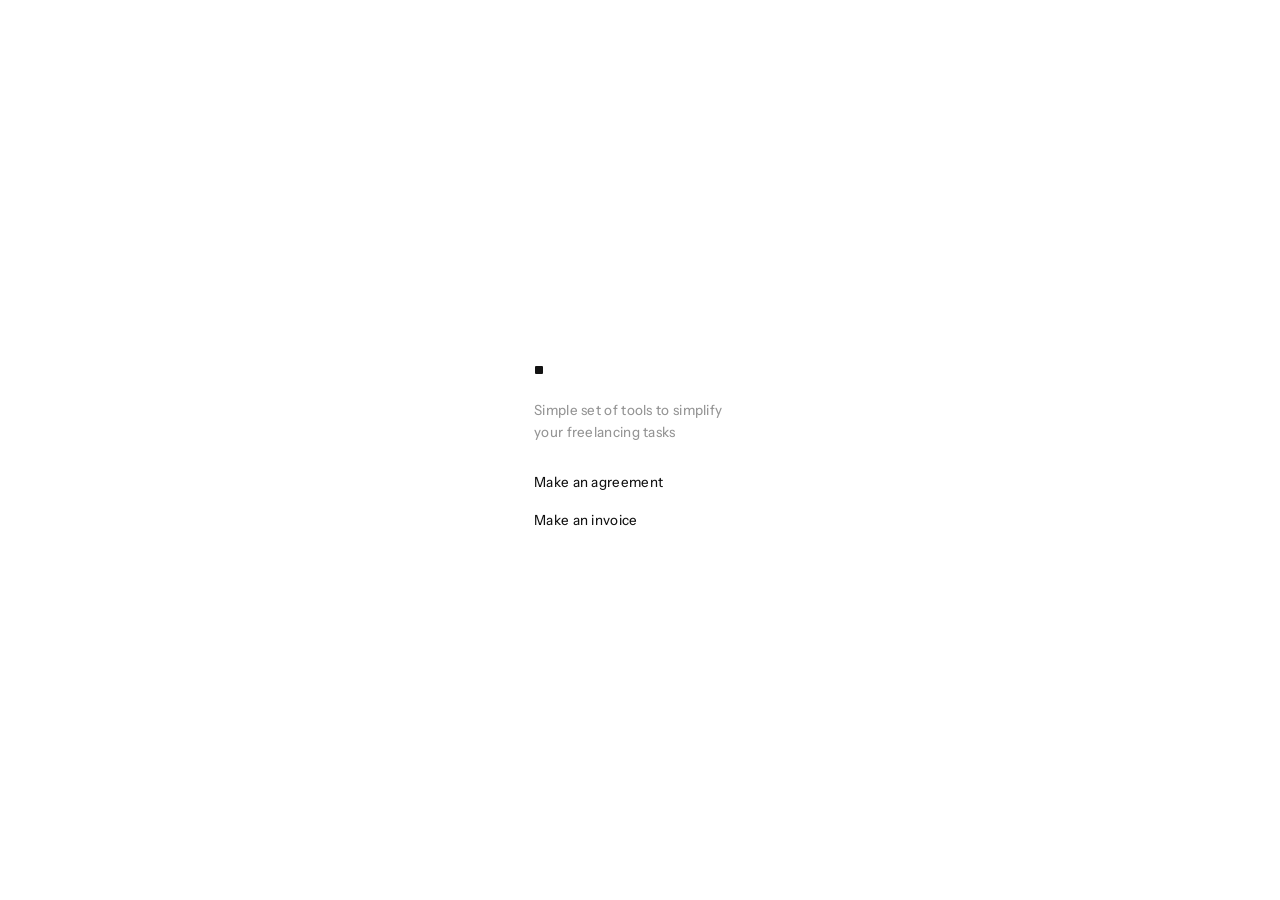
<file: index.html>
<!doctype html>
<html lang="en">
<head>
<meta charset="utf-8">
<meta name="viewport" content="width=device-width, initial-scale=1">
<title>Sidequest</title>
<script src="shared/analytics.js" async></script>
<link rel="icon" href="design/favicon.svg" type="image/svg+xml">
<link rel="stylesheet" href="design/tokens.css">
<link rel="stylesheet" href="design/base.css">
<link rel="stylesheet" href="design/components.css">
<style>
  body { min-height: 100vh; display: flex; align-items: center; justify-content: center; }
  .home { width: 100%; max-width: 260px; display: flex; flex-direction: column; gap: 24px; padding: 24px; }
  .home p { margin: 0; color: var(--ink-secondary); }
  .home .actions { flex-direction: column; align-items: flex-start; gap: 8px; }
</style>
</head>
<body>
<main class="home">
  <div class="mark" aria-hidden="true"></div>
  <p>Simple set of tools to simplify your freelancing tasks</p>
  <div class="actions">
    <a class="btn" href="agreements.html">Make an agreement</a>
    <a class="btn" href="invoices.html">Make an invoice</a>
  </div>
</main>
<script>
  // Opened from a web address, the pages are served without .html; from a file they need it.
  if (location.protocol !== 'file:') for (const a of document.querySelectorAll('a[href$=".html"]')) a.href = a.getAttribute('href').replace(/\.html$/, '');
</script>
</body>
</html>
</file>
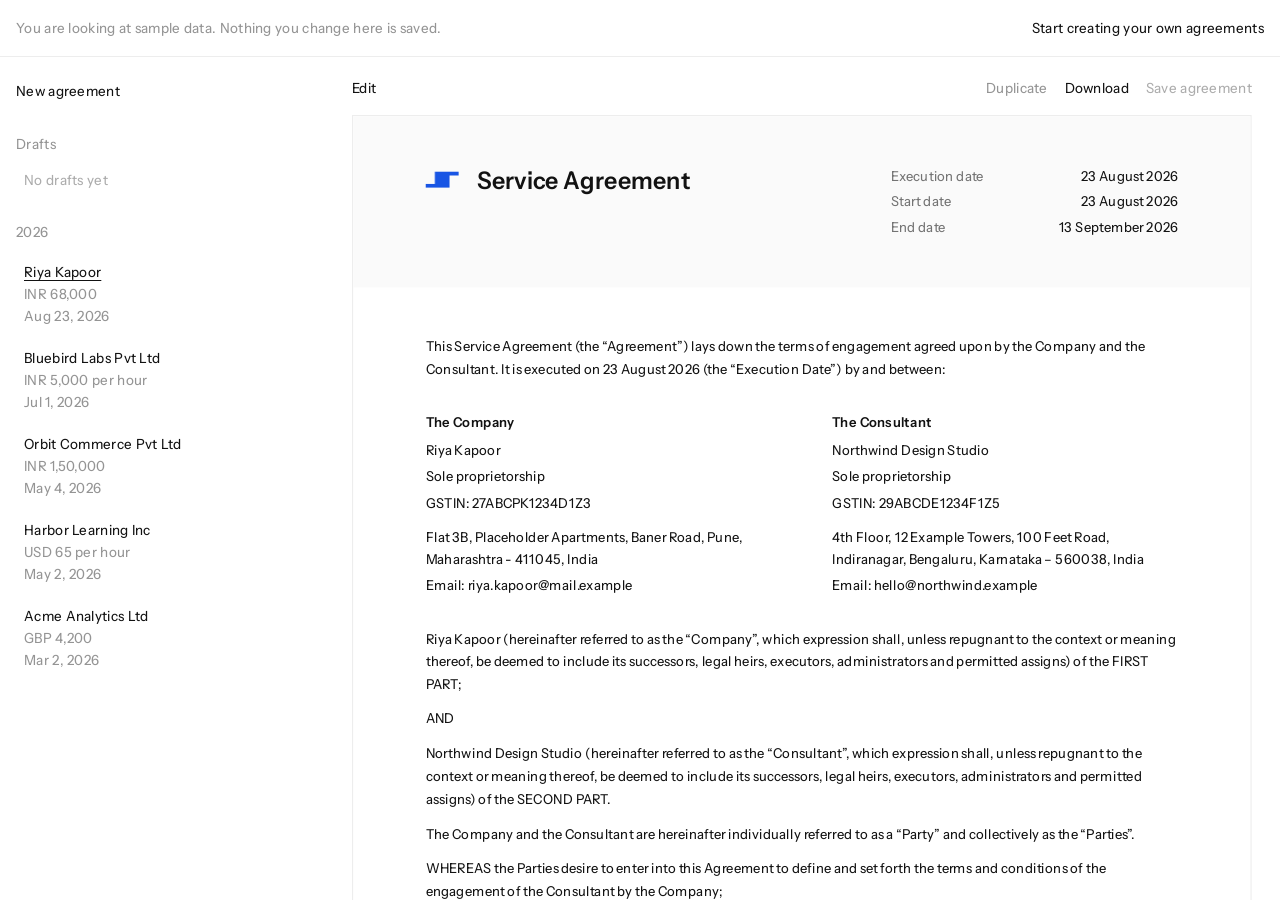
<file: agreements.html>
<!doctype html>
<html lang="en">
<head>
<meta charset="utf-8">
<meta name="viewport" content="width=device-width, initial-scale=1">
<title>Agreements</title>
<script src="shared/analytics.js" async></script>
<link rel="icon" href="design/favicon.svg" type="image/svg+xml">
<link rel="stylesheet" href="design/tokens.css">
<link rel="stylesheet" href="design/base.css">
<link rel="stylesheet" href="design/components.css">
<style>
@page { size: A4; margin: 0; }
/* document-only tokens, same values as the invoice page */
:root { --rule: #ebebeb; --tint: #dae4fb; --paper: #fafafa; --ls-body: 0.2pt; --ls-label: 0.3pt; }

/* ---------- app layout: list | document | editor ---------- */
.app { display: grid; grid-template-columns: 324px minmax(0, 1fr); height: 100dvh; }   /* the editor needs more room than the invoice list */
.sidebar { position: relative; min-height: 0; overflow: hidden; background: #fff; }
.clist { height: 100%; overflow: auto; padding: 16px; }
.main { position: relative; overflow: hidden; display: flex; flex-direction: column; min-width: 0; }
.preview { position: relative; flex: 1; overflow: auto; padding: 16px 28px 56px; display: flex; flex-direction: column; align-items: center; gap: 12px; background: #fff; }
.pv-tools { flex: none; display: flex; align-items: center; justify-content: space-between; gap: 8px; }
.row-acts { position: absolute; right: 0; top: 10px; }
.pv-left { flex: 1; min-width: 0; display: flex; align-items: center; gap: var(--gap-actions); }
.print-msg { display: none; }
.scaleBox { position: relative; flex: none; }
.scale { transform-origin: top left; }

/* ---------- editor (replaces the list while editing) ---------- */
.side { position: relative; height: 100%; overflow: auto; padding: 16px 20px 64px; }
.sh { display: flex; align-items: center; gap: 8px; padding: 28px 0 10px; }
.sh:first-child, .sh.first { padding-top: 0; }
.sh .t { color: var(--ink-secondary); }
.ed-name { margin-top: 16px; }
.sel { position: relative; display: block; }
.sel select { appearance: none; -webkit-appearance: none; padding-right: 26px; cursor: pointer; }
.sel svg { position: absolute; right: 6px; top: 50%; transform: translateY(-50%); width: 12px; height: 12px; pointer-events: none; color: var(--ink-secondary); }
.fl + .sel svg { top: calc(50% + 9px); }   /* labelled select: centre the caret on the value line */
button.in.date { text-align: left; cursor: pointer; }
textarea.in.grow { resize: none; overflow: hidden; }
input[type=number]::-webkit-inner-spin-button, input[type=number]::-webkit-outer-spin-button { -webkit-appearance: none; margin: 0; }
input[type=number] { -moz-appearance: textfield; }
.term-foot { display: flex; align-items: center; justify-content: space-between; margin: -2px 0 10px; }
.stage { display: grid; grid-template-columns: 72px minmax(0, 1fr) auto; gap: 8px; align-items: start; margin-bottom: 6px; }
.pct { position: relative; display: block; }
.pct .in { padding-right: 20px; }
.pct span { position: absolute; right: 6px; top: 4px; pointer-events: none; }
.stage .row-tools { height: 30px; align-items: center; }
/* party summary: the whole card opens the dialog */
.card { border: 1px solid var(--line); border-radius: var(--radius); padding: 10px 12px; cursor: pointer; transition: border-color var(--t-hover); }
.card:hover { border-color: var(--line-strong); }
.card .placeholder { color: var(--ink-disabled); }
.card .sub { color: var(--ink-secondary); overflow: hidden; text-overflow: ellipsis; white-space: nowrap; }
.total-line { margin: -4px 0 10px; }
.g-money { display: grid; grid-template-columns: minmax(0, 1fr) 80px; gap: 10px; }
.g-limit { display: grid; grid-template-columns: 112px minmax(0, 1fr); gap: 8px; }
.g-limit.range { grid-template-columns: 112px minmax(0, 1fr) minmax(0, 1fr); }
.g-limit.solo { grid-template-columns: 112px; }

/* ---------- the agreement pages (units in pt, A4) ---------- */
.pages { display: flex; flex-direction: column; gap: 16px; width: 595pt; }
.page {
  position: relative; width: 595pt; height: 842pt; background: #fff; color: var(--ink); border: 1px solid var(--line); overflow: hidden;
  display: flex; flex-direction: column;
  font-family: var(--font); font-variation-settings: 'wdth' var(--wdth); font-size: 9pt; line-height: 15pt; letter-spacing: var(--ls-body); font-weight: 450;
  -webkit-print-color-adjust: exact; print-color-adjust: exact;
}
.page p { margin: 0; }
.pg-header { flex: none; background: var(--paper); padding: 32pt 48pt; display: flex; justify-content: space-between; align-items: flex-start; gap: 24pt; }
.pg-brand { display: flex; gap: 12pt; align-items: flex-start; }
.pg-logo { height: 20pt; display: flex; align-items: center; }
.pg-logo img { width: 21.9pt; height: 10pt; display: block; object-fit: contain; }
.pg-title { font-weight: 600; font-size: 16pt; line-height: 20pt; letter-spacing: 0; }
.pg-meta { width: 190pt; }
.kv { display: flex; flex-direction: column; gap: 2pt; }
.kv-row { display: flex; align-items: flex-start; }
.kv-row .k { color: var(--muted); white-space: nowrap; }
.kv-row .v { flex: 1; min-width: 0; text-align: right; padding-left: 12pt; }
.flow { flex: 1; min-height: 0; overflow: hidden; padding: 32pt 48pt 0; }
.page + .page .flow { padding-top: 48pt; }
.pg-foot { flex: none; height: 44pt; padding: 0 48pt; display: flex; justify-content: space-between; align-items: center; font-size: 8pt; line-height: 13pt; letter-spacing: var(--ls-label); color: var(--muted); }
.block-label { font-weight: 600; }
.block-data { padding-top: 4pt; display: flex; flex-direction: column; gap: 2pt; }
.block-data p { white-space: pre-line; overflow-wrap: anywhere; }
.block-data .gap { margin-top: 6pt; }
.b { padding-top: 8pt; }
.b-h { padding-top: 30pt; padding-bottom: 6pt; }
/* indents: clause text starts under the heading title; numbered paragraphs hang their number there, lettered items go one step further */
.b-h .block-label { display: grid; grid-template-columns: 24pt minmax(0, 1fr); }
.b-i, .b-sub { display: grid; padding: 3pt 0 3pt 24pt; }
.b-i { grid-template-columns: 28pt minmax(0, 1fr); }
.b-i.nn { grid-template-columns: minmax(0, 1fr); }
.b-sub { grid-template-columns: 20pt minmax(0, 1fr); padding-left: 52pt; }
.b-sub.nn { padding-left: 24pt; }
.b-sub.plain { padding-left: 0; }
.b-i .no, .b-sub .lt { color: var(--muted); }
.b-i .ti { font-weight: 600; }
.b-parties { display: flex; gap: 40pt; padding-top: 20pt; padding-bottom: 12pt; }
.b-sign { display: flex; gap: 40pt; padding-top: 30pt; }
.party, .sg { flex: 1; min-width: 0; }
/* a 150pt tall space above a signature line that runs the full column; the stamp is centred vertically, left aligned */
.sig-box { height: 150pt; border-bottom: 0.5pt solid var(--rule); display: flex; align-items: center; justify-content: flex-start; }
.sig-box img { width: 150pt; max-width: 100%; height: auto; display: block; }
.sig-cap { color: var(--muted); }
.sg .kv-row .k { width: 58pt; }
.sg .kv-row .v { text-align: left; padding-left: 0; }
.flow > .b:first-child { padding-top: 0; }
.ph { color: var(--accent); }


@media print {
  html, body { background: #fff; height: auto; overflow: visible; }
  .sidebar, .pv-tools, .pop, .toast, .banner, dialog { display: none !important; }
  /* Cmd+P with blanks left prints a note instead of the agreement */
  body.print-blocked .scaleBox { display: none !important; }
  body.print-blocked .print-msg { display: block; padding: 48pt; }
  .app { display: block; height: auto; }
  .main { display: block; overflow: visible; height: auto; }
  .preview { display: block !important; padding: 0; overflow: visible; }
  .scaleBox { width: auto !important; height: auto !important; }
  .scale { transform: none !important; }
  .pages { gap: 0; }
  .page { border: 0; height: 841pt; break-after: page; }
  .page:last-child { break-after: auto; }
}
</style>
</head>
<body class="desktop-only">
<!-- a phone cannot show a full-size document beside a list, so it gets this instead (see components.css) -->
<div class="small-screen">
  <div class="mark" aria-hidden="true"></div>
  <p>This tool needs a desktop. The document is shown at full size next to your list, which does not fit a phone.</p>
</div>
<div class="app" id="app">
  <aside class="sidebar">
    <div class="clist" id="clist"></div>
    <div class="side" id="side" hidden></div>
  </aside>

  <main class="main">
    <div class="preview" id="preview">
      <div class="pv-tools" id="pvTools">
        <span class="pv-left"><button class="btn" id="btnEdit">Edit</button></span>
        <span class="actions">
          <button class="btn" id="btnDel">Discard changes</button>
          <button class="btn secondary" id="btnDup">Duplicate</button>
          <span class="tip" id="pdfTip"><button class="btn secondary" id="btnPdf">Download</button></span>
          <button class="btn" id="btnSave">Save agreement</button>
        </span>
      </div>
      <p class="print-msg">Fill in the missing values before downloading this agreement.</p>
      <div class="scaleBox" id="scaleBox"><div class="scale" id="scale"></div></div>
    </div>
  </main>

</div>

<script src="design/ui.js"></script>
<script src="shared/dataset.js"></script>
<script src="design/store.js"></script>
<script>dataset.loadFiles('agreements', 'parties');</script>
<script src="shared/parties.js"></script>
<script>
/* ======================= basics ======================= */
const LS_KEY = dataset.key('scs-agreements-own');   // only the user's own data is saved; the sample set lives in the seeds (shared/dataset.js)
let disk = null; // folder store, attached after first render
const DOC_TITLE = 'Service Agreement';
const { esc, field, today, addDays, fmtDate } = ui;
const $ = id => document.getElementById(id);
const uid = () => Date.now().toString(36) + Math.random().toString(36).slice(2, 7);
const clone = o => JSON.parse(JSON.stringify(o));
const norm = s => String(s || '').trim().toLowerCase();
const num = v => { const n = parseFloat(v); return isFinite(n) ? n : 0; };

function fmtNum(n, grouping = 'indian') {
  const neg = n < 0; n = Math.abs(n);
  let [int, dec] = n.toFixed(2).split('.');
  if (grouping === 'indian') { const last3 = int.slice(-3), rest = int.slice(0, -3); int = rest ? rest.replace(/\B(?=(\d{2})+(?!\d))/g, ',') + ',' + last3 : last3; }
  else int = int.replace(/\B(?=(\d{3})+(?!\d))/g, ',');
  return (neg ? '-' : '') + int + (dec !== '00' ? '.' + dec : '');
}
const money = (n, code) => { code = String(code || 'INR').toUpperCase(); return `${code} ${fmtNum(n, code === 'INR' ? 'indian' : 'western')}`; };
// Documents print dates as "23 August 2026".
const longDate = iso => iso ? new Date(iso + 'T00:00:00').toLocaleDateString('en-GB', { day: 'numeric', month: 'long', year: 'numeric' }) : '';
const oneLine = s => String(s || '').split('\n').map(l => l.trim().replace(/,$/, '')).filter(Boolean).join(', ');
const letter = j => String.fromCharCode(97 + (j % 26)).repeat(Math.floor(j / 26) + 1);
const plural = (n, unit) => `${n} ${n === 1 ? unit : unit + 's'}`;
// Straight quotes in the wording become typographic ones on the page.
const smart = s => String(s).replace(/(^|[\s(\[])"/g, '$1“').replace(/"/g, '”').replace(/(^|[\s(\[])'/g, '$1‘').replace(/'/g, '’');

/* ======================= parties ======================= */
const ENTITIES = {
  individual:  { label: 'Individual' },
  proprietor:  { label: 'Sole proprietorship' },
  partnership: { label: 'Partnership firm' },
  llp:         { label: 'Limited liability partnership' },
  company:     { label: 'Company registered in India' },
  foreign:     { label: 'Company outside India' },
};
const entityLine = p => p.entity === 'foreign' ? `Company incorporated in ${p.country || 'another country'}` : (ENTITIES[p.entity] || ENTITIES.individual).label;
// The 6th character of a GSTIN is the PAN's holder type: P person, C company, F firm or LLP.
function guessEntity(p, name) {
  if (p.country && norm(p.country) !== 'india') return 'foreign';
  const t = String(p.gstin || '').trim().toUpperCase()[5];
  if (t === 'P') return 'proprietor';
  if (t === 'C') return 'company';
  if (t === 'F') return /\bllp\b/i.test(name) ? 'llp' : 'partnership';
  if (/\bllp\b/i.test(name)) return 'llp';
  if (/\b(pvt|private|limited|ltd)\b/i.test(name)) return 'company';
  return 'individual';
}
// Saved parties are shared with the invoice tool (shared/parties.js): companies are its clients, consultant profiles its
// issuers. Issuers keep their name in `company`, clients in `name`. Agreements keep their own copy (a snapshot), so editing
// a saved party later leaves old agreements alone.
const DEFAULT_SEAL = 'assets/stamp.svg';   // used until a consultant profile uploads its own
const pname = p => p.name ?? p.company ?? '';
const nameKey = role => role === 'consultant' ? 'company' : 'name';
const blankProfile = role => role === 'consultant'
  ? { id: uid(), label: '', company: '', entity: 'proprietor', gstin: '', address: '', country: 'India', state: '', email: '', signatory: '', designation: 'Proprietor' }
  : { id: uid(), name: '', entity: 'individual', gstin: '', address: '', country: 'India', state: '', email: '', signatory: '', designation: '', currency: 'INR' };
const snapshot = p => {
  const name = pname(p), entity = p.entity || guessEntity(p, name);
  const out = { profileId: p.id, name, entity, gstin: p.gstin || '', address: oneLine(p.address), country: p.country || 'India', email: p.email || '',
    signatory: p.signatory || ((entity === 'individual' || entity === 'proprietor') && !p.company ? name : ''),
    designation: p.designation || (entity === 'proprietor' ? 'Proprietor' : '') };
  if (p.seal !== undefined) out.seal = p.seal;   // the consultant's signature and seal travels with the agreement
  return out;
};
const emptyParty = () => ({ profileId: null, name: '', entity: 'individual', gstin: '', address: '', country: 'India', email: '', signatory: '', designation: '', signDate: '' });

// Old saves kept their own parties ({ company, consultant }); fold them into the shared lists once.
function mergeOldParties(old) {
  if (!old) return;
  parties.merge('clients', (old.company || []).map(({ label, ...p }) => p));
  parties.merge('issuers', (old.consultant || []).map(({ name, ...p }) => ({ ...p, company: name })));
}
// state.parties.company / .consultant read and write the shared lists; they are not saved with the agreements.
function sharedParties(s) {
  const d = Object.getOwnPropertyDescriptor(s, 'parties');
  if (d && d.enumerable) { mergeOldParties(s.parties); delete s.parties; }
  const view = { get company() { return parties.data.clients; }, set company(v) { parties.data.clients = v; }, get consultant() { return parties.data.issuers; }, set consultant(v) { parties.data.issuers = v; } };
  Object.defineProperty(s, 'parties', { get: () => view, enumerable: false, configurable: true });
}

/* ======================= fees ======================= */
const MODELS = { fixed: 'Fixed', hourly: 'Hourly', weekly: 'Weekly' };
const GST = { inclusive: ['Included', '(inclusive of GST)'], plus: ['Plus GST', 'plus applicable GST'], none: ['None', ''] };
const LIMITS = { fixed: 'Exactly', max: 'Up to', min: 'At least', range: 'Between', ongoing: 'Ongoing' };
const WEEK_LIMITS = { fixed: 'Exactly', ongoing: 'Ongoing' };
const CYCLES = { weekly: ['Weekly', 'at the end of each week'], biweekly: ['Every 2 weeks', 'at the end of every two weeks'], monthly: ['Monthly', 'at the end of each calendar month'] };
const blankFee = () => ({ model: 'fixed', currency: 'INR', gst: 'inclusive', amount: '', hours: '', rate: '', hoursLimit: 'fixed', hoursMax: '', weeks: '', weeksLimit: 'fixed', cycle: 'monthly' });
const gstNote = c => GST[c.fee.gst]?.[1] || '';
const stageSum = c => Math.round((c.stages || []).reduce((s, x) => s + num(x.pct), 0) * 100) / 100;
function stageTexts(c) {
  const amt = num(c.fee.amount);
  return (c.stages || []).map(s => {
    const p = num(s.pct), when = String(s.when || '').trim().replace(/[.;]$/, '');
    return `${p}% of the Fees${amt ? ` (${money(Math.round(amt * p) / 100, c.fee.currency)})` : ''}${when ? ' ' + when : ''}.`;
  });
}
function endDate(c) {
  const n = Math.round(num(c.tenure?.n)); if (!c.startDate || !n) return '';
  if (c.tenure.unit === 'months') { const d = new Date(c.startDate + 'T00:00:00'); d.setMonth(d.getMonth() + n); return ui.isoLocal(d); }
  return addDays(c.startDate, c.tenure.unit === 'days' ? n : n * 7);
}
// Weekly fees run for the typed number of weeks, or for the tenure when that is given in weeks.
function tenureWeeks(c) { const n = num(c.tenure?.n); if (!n) return 0; if (c.tenure.unit === 'weeks') return n; if (c.tenure.unit === 'days' && n % 7 === 0) return n / 7; return 0; }
const weeksOf = c => num(c.fee.weeks) || tenureWeeks(c);
function totals(c) {
  const f = c.fee;
  if (f.model === 'fixed') return { total: num(f.amount), totalMax: 0 };
  if (f.model === 'weekly') return { total: f.weeksLimit === 'ongoing' ? 0 : num(f.rate) * weeksOf(c), totalMax: 0 };
  if (f.hoursLimit === 'ongoing') return { total: 0, totalMax: 0 };
  return { total: num(f.rate) * num(f.hours), totalMax: f.hoursLimit === 'range' ? num(f.rate) * num(f.hoursMax) : 0 };
}

/* ======================= values the wording uses ======================= */
// {key} in the wording prints the value; a blank value prints as [Label] in the accent colour.
// derived values are left out of the "still blank" list because their inputs are already in it.
const TOKENS = {
  company: ['Company name', c => c.company.name],
  consultant: ['Consultant name', c => c.consultant.name],
  companyAddress: ['Company address', c => oneLine(c.company.address)],
  companyEmail: ['Company email', c => c.company.email],
  consultantAddress: ['Consultant address', c => oneLine(c.consultant.address)],
  consultantEmail: ['Consultant email', c => c.consultant.email],
  executionDate: ['Execution date', c => longDate(c.executionDate)],
  startDate: ['Start date', c => longDate(c.startDate)],
  endDate: ['End date', c => longDate(endDate(c)), true],
  tenure: ['Tenure', c => num(c.tenure?.n) ? plural(num(c.tenure.n), String(c.tenure.unit || 'weeks').replace(/s$/, '')) : ''],
  scope: ['Scope', c => c.scope],
  fee: ['Fee', c => num(c.fee.amount) ? [money(num(c.fee.amount), c.fee.currency), gstNote(c)].filter(Boolean).join(' ') : ''],
  hours: ['Hours', c => num(c.fee.hours) ? plural(num(c.fee.hours), 'hour') : ''],
  hoursMax: ['Maximum hours', c => num(c.fee.hoursMax) ? plural(num(c.fee.hoursMax), 'hour') : ''],
  rate: ['Rate', c => num(c.fee.rate) ? money(num(c.fee.rate), c.fee.currency) : ''],
  weeks: ['Weeks', c => weeksOf(c) ? plural(weeksOf(c), 'week') : ''],
  total: ['Total', c => totals(c).total ? money(totals(c).total, c.fee.currency) : '', true],
  totalMax: ['Maximum total', c => totals(c).totalMax ? money(totals(c).totalMax, c.fee.currency) : '', true],
  cycle: ['Invoicing cycle', c => CYCLES[c.fee.cycle]?.[1] || ''],
  stages: ['Payment stages', c => stageTexts(c).join(' ')],
};

/* ======================= the template ======================= */
// Wording markup: a blank line starts a new paragraph (numbered when a clause has more than one),
// "- " starts a lettered sub-item, "# " gives a paragraph a heading. {parties} and {signatures} on their own are blocks.
// {clause:id} prints "Clause n". A clause's text can be a function of the agreement.
const TAX = `Tax will be deducted as per the applicable laws.

The Company shall reimburse the Consultant for all out-of-pocket expenses incurred by the Consultant in connection with the Services, provided the Consultant issues proper receipts for such expenditure.`;
const INTEREST = `Any undisputed amount not paid by the due date shall accrue interest at the rate of 1.5% per month, from the due date until the date of payment.`;
function feesText(c) {
  const f = c.fee;
  if (f.model !== 'hourly' && f.model !== 'weekly') return `Subject to any specific terms agreed in writing between the Parties, the Company shall pay the Consultant a total fee of {fee}${num(f.hours) ? ' for {hours} of work' : ''} (the "Fees") for the provision of the Services.

The Fees will be paid in the following stages:
- {stages}

${TAX}

The Consultant shall submit invoices on a milestone basis for the Services rendered, along with reasonable supporting details.

${INTEREST}`;
  const hourly = f.model === 'hourly', gst = gstNote(c) ? ' ' + gstNote(c) : '';
  const extent = !hourly
    ? (f.weeksLimit === 'ongoing' ? 'The Fees shall be charged on an ongoing basis for each week in which the Services are rendered.' : 'The engagement covers {weeks}, for a total of {total}.')
    : {
      fixed: 'The engagement covers {hours} of work, for a total of {total}.',
      max: 'The Consultant shall work up to {hours}, and the Fees shall not exceed {total} without the prior written approval of the Company.',
      min: 'The Company commits to a minimum of {hours} of work, and the Fees shall be at least {total}.',
      range: 'The engagement covers between {hours} and {hoursMax} of work, for a total of between {total} and {totalMax}.',
      ongoing: 'The Fees shall be charged on an ongoing basis for the hours actually worked.',
    }[f.hoursLimit] || '';
  return `Subject to any specific terms agreed in writing between the Parties, the Company shall pay the Consultant fees (the "Fees") at the rate of {rate} per ${hourly ? 'hour' : 'week'}${gst} for the provision of the Services. ${extent}

The Consultant shall invoice the Company {cycle} in arrears for the ${hourly ? 'hours worked' : 'Services rendered'} in that period, along with reasonable supporting details${hourly ? ' of the hours worked' : ''}.

${TAX}

${INTEREST}`;
}
const TEMPLATE = [
{ id: 'intro', fixed: true, text:
`This Service Agreement (the "Agreement") lays down the terms of engagement agreed upon by the Company and the Consultant. It is executed on {executionDate} (the "Execution Date") by and between:

{parties}

{company} (hereinafter referred to as the "Company", which expression shall, unless repugnant to the context or meaning thereof, be deemed to include its successors, legal heirs, executors, administrators and permitted assigns) of the FIRST PART;

AND

{consultant} (hereinafter referred to as the "Consultant", which expression shall, unless repugnant to the context or meaning thereof, be deemed to include its successors, legal heirs, executors, administrators and permitted assigns) of the SECOND PART.

The Company and the Consultant are hereinafter individually referred to as a "Party" and collectively as the "Parties".

WHEREAS the Parties desire to enter into this Agreement to define and set forth the terms and conditions of the engagement of the Consultant by the Company;

NOW, THEREFORE, IN CONSIDERATION OF THE MUTUAL PROMISES AND COVENANTS HEREIN CONTAINED, THE PARTIES HERETO AGREE AS FOLLOWS:` },

{ id: 'engagement', title: 'Terms and conditions of engagement', text:
`The Consultant has been engaged from {startDate}, which shall also be deemed to be the date of acceptance of these terms, to provide the Company with the services described in {clause:scope} (the "Services"), together with such other services as may be reasonably requested in connection with this Agreement.

The Consultant agrees to perform the Services in a timely manner and to exercise all reasonable skill and care in the performance of the Services.

The Consultant shall provide the Company promptly with any information, data or documents which may be reasonably required in connection with the Services under this Agreement.

Unless otherwise agreed by the Parties in writing, the Company shall at its own expense supply the Consultant with all necessary documents, materials, data and other information relating to the Services (the "Company Materials") within sufficient time to enable the Consultant to provide the Services in accordance with this Agreement.

The Company shall provide reasonable co-operation to the Consultant in relation to the performance of the Services under this Agreement.` },

{ id: 'tenure', title: 'Tenure', text:
`The initial tenure of this Agreement will be {tenure}, from {startDate} until {endDate} (the "Initial Term").` },

{ id: 'scope', title: 'Scope', text: `{scope}` },

{ id: 'fees', title: 'Fees and expenses', text: feesText },

{ id: 'duties', title: 'Duties and obligations', text:
`The Consultant shall diligently provide the Services and shall execute all assignments and projects in a timely manner with the highest professional standards and ethical business practices.

The Consultant shall obtain and maintain such licences, permissions and memberships as are required for it to perform the Services under this Agreement.` },

{ id: 'warranties', title: 'Representations and warranties', text:
`Each Party hereby warrants and represents that:
- it has the requisite power, legal capacity and authority to enter into this Agreement and to perform its obligations hereunder;
- nothing contained in any agreement or applicable law prohibits it from entering into and performing its obligations under this Agreement, or would conflict with the terms of this Agreement; and
- this Agreement constitutes a legal, valid and binding obligation of it, enforceable against it in accordance with the terms of this Agreement.` },

{ id: 'confidentiality', title: 'Confidentiality', text:
`All information relating to the Company or given by the Company to the Consultant pursuant to this Agreement, either in tangible or intangible form, shall be deemed to be confidential (the "Confidential Information") for the purpose of this Agreement.

The Consultant shall not use the Company's Confidential Information for any purpose other than as required to perform its obligations under this Agreement, and shall ensure that its representatives do not disclose to any person any Confidential Information of the Company at any time, or make or authorise any public or private announcement or communication concerning this Agreement.

The Consultant shall also ensure that its representatives are provided access to the Company's Confidential Information only on a need-to-know basis and solely for the performance of this Agreement, and that such representatives are bound by the same obligations. If the Consultant is required to disclose any of the Company's Confidential Information to a statutory authority, the Consultant shall, promptly upon receiving the disclosure request and to the extent legally permissible, notify the Company of such disclosure requirement and assist in resisting such disclosure.

The Consultant agrees that the Confidential Information which has been or will be disclosed by or on behalf of the Company will be received by the Consultant in confidence and will be used only for performance under and in accordance with this Agreement.

The Consultant acknowledges and agrees that all Confidential Information constitutes valuable, special and unique assets of the business of the Company. Accordingly, the Consultant agrees that, in the event of any breach of {clause:confidentiality}, in addition to any other remedies at law or in equity, the Company shall be entitled to equitable relief, including injunctive relief and specific performance.

The disclosure and supply of the Confidential Information shall not, in any case or for any reason whatsoever, cause a transfer of ownership of such information or an assignment of Intellectual Property Rights in connection with the same.` },

{ id: 'ip', title: 'Intellectual property rights', text:
`All Intellectual Property Rights comprised in any and all materials (including software, source code, documentation, data, concepts and ideas) or any part thereof created or developed (whether jointly or independently by either Party) during the term of this Agreement (collectively, the "Work Product") shall, unless otherwise expressly agreed between the Parties, be deemed to be irrevocably assigned to and shall vest in the Company upon creation without further charge. If required by the Company, the Consultant shall do all things and sign all documents necessary to vest in the Company all such Intellectual Property Rights assigned or otherwise transferred or granted to the Company under this Agreement.

Notwithstanding the above, the Consultant shall retain ownership of all pre-existing intellectual property, tools, frameworks, methodologies and know-how used in performing the Services.

Notwithstanding the foregoing, the Consultant shall have the right to display and reproduce the Work Product in its portfolio, website and marketing materials for promotional purposes, provided that such use does not disclose any Confidential Information of the Company and is subject to the Company's prior written approval, which shall not be unreasonably withheld.` },

{ id: 'liability', title: 'Limitation of liability', text:
`The total liability of either Party under this Agreement shall not exceed the total Fees paid to the Consultant under this Agreement.` },

{ id: 'termination', title: 'Termination', text:
`The Company may terminate this Agreement immediately upon written notice to the Consultant if:
- the Consultant is unable to perform the Services or has materially or repeatedly breached any of the terms of this Agreement;
- the Consultant fails to meet the required qualifications, or commits any act that demonstrates a disregard for the reputation or legitimate business interests of the Company, as determined by the Company acting reasonably;
- the Consultant performs the Services, or any part of them, in a manner which is materially unsatisfactory based on reasonable and documented grounds. Where the Company reasonably considers the default in performance to be remediable, it will give the Consultant 30 (thirty) days to remedy the problem to its satisfaction; or
- any licence, registration or professional membership the Consultant requires to perform the Services is cancelled, forfeited, terminated or is no longer valid for whatever reason, including any disciplinary action taken by the concerned authority.

Termination shall be without prejudice to any rights which may have accrued to either Party prior to termination.` },

{ id: 'post', title: 'Post-termination obligations', text:
`Upon termination or expiry of this Agreement, for any reason:
- the Consultant shall immediately cease using and accessing all Company code, software, repositories, systems, credentials, documentation, data, materials and other Confidential Information, except to the extent expressly authorised by the Company in writing;
- the Consultant shall promptly return or, at the Company's direction, permanently delete and destroy all copies of Company code, software, documentation, data and other materials in its possession, custody or control, including any copies stored on personal or Company-issued computers, laptops, mobile devices, external drives, cloud storage, local repositories, backups or other media;
- the Consultant shall not retain, reproduce, copy, modify, distribute, use or otherwise access any Company code or materials after termination, except where required by applicable law or expressly authorised by the Company in writing;
- upon request, the Consultant shall provide written confirmation that the foregoing return and deletion obligations have been completed; and
- the obligations relating to confidentiality, intellectual property, protection of Company materials and any other provisions which by their nature are intended to survive termination shall continue to remain in effect after termination of this Agreement.` },

{ id: 'notices', title: 'Notices', text:
`All notices under this Agreement shall be written in English and shall be sent by hand, by courier or by email to the applicable Party at the contact details indicated below, or to such other address or email address as a Party shall designate by similarly giving notice to the other Party:
- if to the Company, at {companyAddress}, email: {companyEmail}; and
- if to the Consultant, at {consultantAddress}, email: {consultantEmail}.` },

{ id: 'misc', title: 'Miscellaneous', text:
`# Severability
If any term, condition, provision, covenant or clause of this Agreement is held by a court of competent jurisdiction to be invalid, void or unenforceable, the remainder of the terms, provisions, covenants and restrictions of this Agreement shall remain in full force and effect and shall in no way be affected, impaired or invalidated.

# Further acts and assurances
Each Party shall co-operate with the other and execute and deliver to the other such instruments and documents and perform (or procure the performance of) such other actions as may be required under applicable law or as may be necessary or reasonably requested from time to time in order to carry out, give effect to and confirm the rights and intended purpose of this Agreement, provided that no such document or agreement shall be inconsistent with the spirit and intent of this Agreement.

# Nature of the relationship
The Consultant is engaged as an independent contractor and shall not be entitled to any employee benefits from the Company. The arrangements between the Parties under this Agreement have been entered into on a principal-to-principal basis and do not create any employer-employee relationship between the Parties. Nothing contained in this Agreement shall be deemed to create any partnership or joint venture between the Parties, a merger of their assets or their fiscal or other liabilities or undertakings, or any employment or relationship of principal and agent between the Company and/or its representatives, employees and agents and the Consultant. Neither Party shall have any right, power or authority to enter into any agreement for or on behalf of, or incur any obligation or liability of, or otherwise bind, the other Party.

# Dispute resolution
In the event of any dispute under this Agreement, the same shall be amicably settled between the Parties. If any dispute is not settled amicably, the same shall be referred to a sole arbitrator appointed by both Parties. The award given by the arbitrator shall be final and binding on both Parties. The language of the arbitral proceedings shall be English. The arbitration shall be governed by the Arbitration and Conciliation Act, 1996, and the place of arbitration shall be Bengaluru.

# Governing law
This Agreement shall be governed by and construed in accordance with the laws of India and shall be subject to the exclusive jurisdiction of the competent courts at Bengaluru.

# Force majeure
Neither Party shall be liable for any failure or delay in the performance of its obligations under this Agreement if such failure or delay is due to events beyond its reasonable control, including but not limited to acts of God, natural disasters, government actions, war, strikes or system failures.

# Entire agreement
The Parties confirm and acknowledge that this Agreement constitutes the entire agreement between them, and all earlier agreements, arrangements, letters, correspondence and understandings, whether written or verbal, with respect to the subject matter herein stand superseded by this Agreement. No amendment, modification or addition to this Agreement shall be binding on either Party unless set forth in writing and executed by the Parties through their duly authorised representatives.` },

{ id: 'closing', fixed: true, text:
`IN WITNESS WHEREOF the Parties hereto have executed this Agreement on the day and year first above written.

{signatures}` },
];
const sectionText = (s, c) => typeof s.text === 'function' ? s.text(c) : s.text;
const DEFAULT_STAGES = [
  { pct: 30, when: 'before the project is initiated' },
  { pct: 20, when: 'when the project reaches the middle of the engagement or an equivalent milestone' },
  { pct: 50, when: 'right before the project concludes and the relevant body of work is handed over to the Company' },
];
// Mock agreements, one for each client the mock invoices bill (seed-1 is the original one).
function seedContracts() {
  const pick = (role, id) => { const p = parties.SEED[role === 'company' ? 'clients' : 'issuers'].find(x => x.id === id); return p ? snapshot(p) : emptyParty(); };
  const make = (id, clientId, issuerId, executionDate, signDate, tenure, scope, fee, stages = DEFAULT_STAGES) => {
    const company = pick('company', clientId), consultant = pick('consultant', issuerId);
    company.signDate = ''; consultant.signDate = signDate;
    return { id, executionDate, company, consultant, startDate: executionDate, tenure, scope, fee: { ...blankFee(), ...fee }, stages: clone(stages), createdAt: Date.now(), updatedAt: Date.now() };
  };
  return [
    make('seed-1', 'cl-riya', 'iss-ka', '2026-08-23', '2026-08-22', { n: 3, unit: 'weeks' },
      'Design consultation for a portfolio web app, including the user experience and design changes to the existing design system.', { amount: 68000, hours: 10 }),
    make('seed-2', 'cl-acme', 'iss-mh', '2026-03-02', '2026-02-27', { n: 4, unit: 'weeks' },
      'Product design and creative support for the analytics dashboard, covering research, interface design and design reviews.', { currency: 'GBP', gst: 'none', amount: 4200 }),
    make('seed-3', 'cl-orbit', 'iss-mh', '2026-05-04', '2026-05-01', { n: 3, unit: 'months' },
      'Product design and design support for the storefront, including a design system for the web and mobile apps.', { gst: 'plus', amount: 150000 },
      [{ pct: 30, when: 'before the project is initiated' }, { pct: 50, when: 'when the design system is handed over' }, { pct: 20, when: 'right before the project concludes' }]),
    make('seed-4', 'cl-harbor', 'iss-mh', '2026-05-02', '2026-05-01', { n: 1, unit: 'months' },
      'Product design and creative support for the learning platform, billed by the hour.', { model: 'hourly', currency: 'USD', gst: 'none', rate: 65, hours: 20, hoursLimit: 'max', cycle: 'monthly' }),
    make('seed-5', 'cl-bluebird', 'iss-ka', '2026-07-01', '2026-06-30', { n: 2, unit: 'months' },
      'Product design for the Atlas web app, including flows, interface design and developer handoff.', { model: 'hourly', gst: 'plus', rate: 5000, hours: 80, hoursLimit: 'fixed', cycle: 'monthly' }),
  ];
}
// A fresh agreement: your own consultant profile if there is one, today's dates, nothing else filled in.
function blankContract() {
  const home = state.parties.consultant[0];
  const consultant = home ? snapshot(home) : emptyParty(); consultant.signDate = today();
  return { id: uid(), executionDate: today(), company: emptyParty(), consultant, startDate: today(), tenure: { n: 4, unit: 'weeks' },
    scope: '', fee: blankFee(), stages: clone(DEFAULT_STAGES), createdAt: Date.now(), updatedAt: Date.now() };
}
// One-time cleanup, shared with invoices.html: remove everything saved under earlier storage keys, mock data included.
// Your own data now lives under the -own keys (see shared/dataset.js); the sample data is never saved at all.
try { if (!localStorage.getItem('scs-cleanup-2')) { ['scs-invoices-v1', 'scs-invoices-v2', 'scs-contracts-v1', 'scs-invoices-demo', 'scs-contracts-demo', 'scs-parties', 'scs-open-sections'].forEach(k => localStorage.removeItem(k)); localStorage.setItem('scs-cleanup-2', '1'); } } catch (e) {}
function load() {
  // the sample data set: seeds every time, never read from or written to storage
  if (dataset.mock) { const seeds = seedContracts(); state = { contracts: seeds, drafts: [], edits: {}, currentId: seeds[0].id }; sharedParties(state); return; }
  // the data folder's own file (data/agreements.js) is the source; the browser buffer wins only if it is newer
  const file = window.__scs?.agreements || null, buf = dataset.buffer.read(LS_KEY);
  const src = buf && (!file || (buf.savedAt || 0) > (file.savedAt || 0)) ? buf : file;
  if (src) { state = clone(src); migrate(state); return; }
  state = { contracts: [], drafts: [], edits: {}, currentId: null }; sharedParties(state);   // your own set starts empty
}
// First version (2026-09-14) had editable clauses, extra terms and read parties from the invoice tool.
function migrate(s) {
  delete s.remembered;
  sharedParties(s);
  for (const c of [...s.contracts, ...s.drafts, ...Object.values(s.edits || {})]) {
    for (const k of ['sections', 'interest', 'curePeriod', 'seat', 'title']) delete c[k];
    for (const p of [c.company, c.consultant]) delete p.signature;
    c.company.signDate = ''; // the company's date is left blank to be filled in by hand
    c.fee = { ...blankFee(), ...c.fee };
  }
}
function save() {
  if (dataset.mock) return;   // nothing in the sample data set is saved
  // drop working copies that match the saved version; the open one stays because the sidebar inputs write into it
  for (const [id, e] of Object.entries(state.edits)) { if (id === state.currentId) continue; const sv = savedById(id); if (!sv || JSON.stringify(sv) === JSON.stringify(e)) delete state.edits[id]; }
  state.savedAt = Date.now();
  // the data folder is the home for this; the browser only buffers it until the folder copy is written
  dataset.buffer.through(LS_KEY, state, disk ? disk.save() : false);
  parties.save();   // writes only if a company or consultant profile changed
}
const draftOf = id => state.drafts.find(d => d.id === id) || null;
const savedById = id => state.contracts.find(i => i.id === id) || null;
const savedOf = () => savedById(state.currentId);
const working = () => { const d = draftOf(state.currentId); if (d) return d; const sv = savedOf(); if (!sv) return null; if (!state.edits[sv.id]) state.edits[sv.id] = clone(sv); return state.edits[sv.id]; };
const isDirtyId = id => draftOf(id) ? true : !!(state.edits[id] && savedById(id) && JSON.stringify(state.edits[id]) !== JSON.stringify(savedById(id)));
const isDirty = () => isDirtyId(state.currentId);

/* ======================= wording to blocks ======================= */
function parseWording(text) {
  const paras = [];
  for (const group of String(text || '').replace(/\r/g, '').split(/\n\s*\n/)) {
    const p = { title: '', text: [], subs: [], tail: [] };
    for (const raw of group.split('\n')) {
      const t = raw.trim(); if (!t) continue;
      if (t.startsWith('# ')) p.title = t.slice(2).trim();
      else if (t.startsWith('- ')) p.subs.push(t.slice(2).trim());
      else (p.subs.length ? p.tail : p.text).push(t);
    }
    if (p.title || p.text.length || p.subs.length || p.tail.length) paras.push({ title: p.title, text: p.text.join(' '), subs: p.subs, tail: p.tail.join(' ') });
  }
  return paras;
}
const CLAUSE_NO = (() => { const nums = {}; let n = 0; for (const s of TEMPLATE) if (!s.fixed) nums[s.id] = ++n; return nums; })();
const ph = label => `<span class="ph">[${esc(label)}]</span>`;
function inline(str, c) {
  return smart(str).split(/(\{[A-Za-z]+(?::[\w-]+)?\})/).map(part => {
    const m = part.match(/^\{([A-Za-z]+)(?::([\w-]+))?\}$/);
    if (!m) return esc(part);
    if (m[1] === 'clause') return `Clause ${CLAUSE_NO[m[2]]}`;
    const t = TOKENS[m[1]]; if (!t) return esc(part);
    const v = String(t[1](c) ?? '').trim();
    return v ? esc(smart(v)) : ph(t[0]);
  }).join('');
}
// Labels of the values the wording uses that are still blank.
// What has to be filled before the agreement can be downloaded: every value the wording prints,
// both signatories, and payment stages that add up to 100%.
function blockers(c) {
  const out = missing(c);
  if (!String(c.consultant.signatory || '').trim()) out.push('Consultant signatory');
  if (c.fee.model === 'fixed' && c.stages.length && stageSum(c) !== 100) out.push('Payment stages that add up to 100%');
  return out;
}
function missing(c) {
  const out = new Set();
  for (const s of TEMPLATE) for (const m of sectionText(s, c).matchAll(/\{([A-Za-z]+)\}/g)) { const t = TOKENS[m[1]]; if (t && !t[2] && !String(t[1](c) ?? '').trim()) out.add(t[0]); }
  return [...out];
}
function partyHtml(label, p) {
  return `<div class="party"><div class="block-label">${label}</div><div class="block-data">
    <p class="name">${p.name ? esc(p.name) : ph('Name')}</p><p>${esc(entityLine(p))}</p>${p.gstin ? `<p>GSTIN: ${esc(p.gstin)}</p>` : ''}
    <p class="gap">${p.address ? esc(p.address) : ph('Address')}</p>${p.email ? `<p>Email: ${esc(p.email)}</p>` : ''}</div></div>`;
}
// The company signs by hand, so its name, designation and date print blank; the consultant's come from the profile.
function signHtml(label, p, image, byHand = false) {
  const rows = byHand ? [['Name', ''], ['Designation', ''], ['Date', '']] : [['Name', p.signatory], ['Designation', p.designation], ['Date', longDate(p.signDate)]];
  return `<div class="sg"><div class="block-label">For the ${label}</div><div class="block-data">
    <p>For and on behalf of ${p.name ? esc(p.name) : ph('Name')}</p>
    <div class="sig-box">${image && ui.imgOf(p, 'seal', DEFAULT_SEAL) ? `<img src="${esc(ui.imgOf(p, 'seal', DEFAULT_SEAL))}" alt="">` : ''}</div>
    <p class="sig-cap">Authorised signatory</p>
    <div class="kv">${rows.map(([k, v]) => `<div class="kv-row"><span class="k">${k}</span><span class="v">${esc(v || '')}</span></div>`).join('')}</div></div></div>`;
}
// Flatten the agreement into blocks the paginator can place. kwn = keep with the next block.
function buildBlocks(c) {
  const B = [];
  for (const s of TEMPLATE) {
    const paras = parseWording(sectionText(s, c)), fixed = !!s.fixed, no = CLAUSE_NO[s.id];
    const numbered = !fixed && paras.length > 1, nn = numbered ? '' : ' nn', gutter = numbered ? '<span class="no"></span>' : '';
    if (!fixed) B.push({ cls: 'b-h', anchor: s.id, kwn: true, html: `<div class="block-label"><span>${no}</span><span>${esc(s.title)}</span></div>` });
    paras.forEach((p, i) => {
      const alone = !p.title && !p.subs.length && !p.tail;
      if (alone && p.text === '{parties}') { B.push({ cls: 'b-parties', anchor: s.id, html: partyHtml('The Company', c.company) + partyHtml('The Consultant', c.consultant) }); return; }
      if (alone && p.text === '{signatures}') { if (B.length) B[B.length - 1].kwn = true; B.push({ cls: 'b-sign', anchor: s.id, html: signHtml('Company', c.company, false, true) + signHtml('Consultant', c.consultant, true) }); return; }
      const itemCls = fixed ? 'b-p' : 'b-i' + nn;
      const body = (p.title ? `<p class="ti">${inline(p.title, c)}</p>` : '') + (p.text ? `<p>${inline(p.text, c)}</p>` : '');
      const subs = p.subs.flatMap(x => x === '{stages}' ? (stageTexts(c).length ? stageTexts(c).map(t => esc(smart(t))) : [ph('Payment stages')]) : [inline(x, c)]);
      if (body) B.push({ cls: itemCls, anchor: s.id, kwn: subs.length > 0, html: fixed ? body : (numbered ? `<span class="no">${no}.${i + 1}</span>` : '') + `<div>${body}</div>` });
      subs.forEach((h, j) => B.push({ cls: 'b-sub' + (fixed ? ' plain' : nn), anchor: s.id, html: `<span class="lt">(${letter(j)})</span><div>${h}</div>` }));
      if (p.tail) B.push({ cls: itemCls, anchor: s.id, html: fixed ? `<p>${inline(p.tail, c)}</p>` : gutter + `<div><p>${inline(p.tail, c)}</p></div>` });
    });
  }
  return B;
}
function headerHtml(c) {
  const row = (k, iso) => `<div class="kv-row"><span class="k">${k}</span><span class="v">${iso ? esc(longDate(iso)) : ph('Date')}</span></div>`;
  return `<div class="pg-header"><div class="pg-brand"><div class="pg-logo"><img src="assets/logo.png" alt=""></div><div class="pg-title">${DOC_TITLE}</div></div>
    <div class="pg-meta"><div class="kv">${row('Execution date', c.executionDate)}${row('Start date', c.startDate)}${row('End date', endDate(c))}</div></div></div>`;
}

/* ======================= pages ======================= */
// Blocks are placed one by one; a block that overflows moves to a new page along with any kwn blocks right before it.
// Screen and print use the same pages, so the preview is what prints.
function renderPage() {
  const c = working(); if (!c) return;
  const holder = el('div', { class: 'pages' });
  $('scale').replaceChildren(holder);
  const pages = [];
  const newPage = () => {
    const pg = el('div', { class: 'page' });
    if (!pages.length) pg.insertAdjacentHTML('beforeend', headerHtml(c));
    const flow = el('div', { class: 'flow' });
    pg.append(flow, el('div', { class: 'pg-foot' })); holder.append(pg); pages.push(pg);
    return flow;
  };
  let flow = newPage();
  for (const b of buildBlocks(c)) {
    const node = el('div', { class: 'b ' + b.cls, 'data-anchor': b.anchor, 'data-kwn': b.kwn ? '1' : null, html: b.html });
    flow.append(node);
    if (flow.scrollHeight > flow.clientHeight + 1 && flow.children.length > 1) {
      const carry = [node]; node.remove();
      while (flow.children.length > 1 && flow.lastElementChild.dataset.kwn) carry.unshift(flow.lastElementChild), flow.lastElementChild.remove();
      flow = newPage(); flow.append(...carry);
    }
  }
  pages.forEach((pg, i) => { pg.lastElementChild.innerHTML = `<span>${DOC_TITLE}</span><span>Page ${i + 1} of ${pages.length}</span>`; });
  fitPreview();
}
function fitPreview() {
  const pv = $('preview'), box = $('scaleBox'), sc = $('scale'), holder = sc.firstElementChild; if (!holder) return;
  const pw = 595 * 96 / 72, s = Math.min(14 / 12, (pv.clientWidth - 56) / pw); // 9pt body shows at 14px when there is room
  sc.style.transform = `scale(${s})`; sc.style.width = pw + 'px';
  box.style.width = pw * s + 'px'; box.style.height = holder.offsetHeight * s + 'px'; $('pvTools').style.width = pw * s + 'px';
}
window.addEventListener('resize', fitPreview);
let renderQueued = false;
// One render after the current event, however many fields it touched.
function scheduleRender() { if (renderQueued) return; renderQueued = true; queueMicrotask(() => { renderQueued = false; renderPage(); }); }

// Scroll the preview to where a field shows up: the parties or signature blocks, or the first clause using one of the tokens.
function reveal(target) {
  const c = working(), pv = $('preview'); if (!c) return;
  if (target === 'top') { pv.scrollTo({ top: 0, behavior: 'smooth' }); return; }
  const toks = [target].flat(); let node = null;
  if (toks.includes('parties')) node = pv.querySelector('.b-parties');
  if (!node && toks.includes('signatures')) node = pv.querySelector('.b-sign');
  if (!node) { const sec = TEMPLATE.find(s => toks.some(t => sectionText(s, c).includes('{' + t + '}'))); if (sec) node = pv.querySelector(`[data-anchor="${sec.id}"]`); }
  if (!node) return;
  const r = node.getBoundingClientRect(), pr = pv.getBoundingClientRect();
  if (r.top >= pr.top + 24 && r.top <= pr.bottom - 120) return;
  pv.scrollTo({ top: pv.scrollTop + r.top - pr.top - 48, behavior: 'smooth' });
}

/* ======================= sidebar helpers ======================= */
let detailsScroll = 0, refreshers = [];
let saveTimer;
function touch() { clearTimeout(saveTimer); saveTimer = setTimeout(save, 150); scheduleRender(); refreshTopbar(); buildList(); refreshers.forEach(f => f()); }
const sh = (title, ...actions) => el('div', { class: 'sh' }, el('span', { class: 't' }, title), el('span', { class: 'spacer' }), ...actions);
const group = (label, node) => el('div', { class: 'field' }, el('span', { class: 'fl' }, label), node);
const grow = t => { t.style.height = 'auto'; t.style.height = t.scrollHeight + 'px'; };
// quiet: writes into obj without touching the agreement (used by the party form, which saves on its own button)
function bind(obj, key, o = {}) {
  const i = el(o.multi ? 'textarea' : 'input', { class: 'in', type: o.multi ? null : (o.type || 'text'), rows: o.multi ? (o.rows || 2) : null, placeholder: o.ph || null, step: o.type === 'number' ? 'any' : null, spellcheck: o.multi ? null : 'false' });
  i.value = obj[key] ?? '';
  i.addEventListener('input', () => { if (o.map) i.value = o.map(i.value); obj[key] = i.value; o.onInput?.(i.value); if (o.multi) grow(i); if (!o.quiet) touch(); });
  if (o.reveal) i.addEventListener('focus', () => reveal(o.reveal));
  if (o.multi) { i.classList.add('grow'); requestAnimationFrame(() => grow(i)); }
  return i;
}
function select(obj, key, options, o = {}) {
  const s = el('select', { class: 'in' }, options.map(([v, l]) => el('option', { value: v, selected: String(obj[key]) === String(v) ? 'selected' : null }, l)));
  s.addEventListener('change', () => { obj[key] = s.value; o.onChange?.(s.value); if (!o.quiet) touch(); });
  if (o.reveal) s.addEventListener('focus', () => reveal(o.reveal));
  return el('span', { class: 'sel' }, s, icon('caret-down-bold', 'xs'));
}
// rebuild: the choice changes which fields show, so the sidebar is rebuilt after it
function tabs(options, get, set, o = {}) {
  const wrap = el('span', { class: 'tabs' });
  const paint = () => [...wrap.children].forEach((b, i) => b.classList.toggle('on', get() === options[i][0]));
  options.forEach(([v, l]) => wrap.append(el('button', { type: 'button', onclick: () => { set(v); paint(); touch(); if (o.rebuild) buildSide(); if (o.reveal) reveal(o.reveal); } }, l)));
  paint(); return wrap;
}
function dateField(obj, key, o = {}) {
  const b = el('button', { type: 'button', class: 'in date' });
  const paint = () => b.replaceChildren(obj[key] ? fmtDate(obj[key]) : el('span', { class: 'dim' }, o.empty || 'Not set'));
  b.onclick = () => {
    if (o.reveal) reveal(o.reveal);
    const before = o.presets ? [el('div', { class: 'tabs' }, o.presets.map(([label, val]) => el('button', { type: 'button', onclick: () => { obj[key] = val(); paint(); touch(); ui.closePop(); } }, label))), el('div', { class: 'pop-sep' })] : [];
    ui.datePicker({ anchor: b, container: $('side'), value: obj[key], before, onPick: iso => { obj[key] = iso; paint(); touch(); } });
  };
  paint(); return b;
}

/* ======================= sidebar ======================= */
function buildSide() {
  const side = $('side'); ui.closePop(); refreshers = [];
  const c = working(); side.replaceChildren(); if (!c) return;
  const S = ['signatures'];

  side.append(el('div', { class: 'sh first' }, el('button', { class: 'btn', type: 'button', onclick: () => setEditing(false) }, icon('caret-left', 'xs'), 'Back to all agreements')));
  // the agreement's name, as the list shows it
  side.append(el('div', { class: 'ed-name' }, c.company.name || '(no company)'));


  side.append(sh('Agreement'),
    el('div', { class: 'g2' },
      group('Execution date', dateField(c, 'executionDate', { reveal: 'top', presets: [['Today', today]] })),
      group('Consultant signs on', dateField(c.consultant, 'signDate', { reveal: S, empty: 'Blank', presets: [['Execution date', () => c.executionDate], ['Today', today], ['Leave blank', () => '']] }))));

  side.append(sh('Company', el('button', { class: 'btn sm', type: 'button', onclick: () => openPicker('company') }, 'Change')), partyCard(c, 'company'));
  side.append(sh('Consultant', el('button', { class: 'btn sm', type: 'button', onclick: () => openPicker('consultant') }, 'Change')), partyCard(c, 'consultant'));

  const endHint = el('span', { class: 'dim' });
  refreshers.push(() => { const e = endDate(c); endHint.textContent = e ? `Ends ${fmtDate(e)}` : ''; });
  side.append(sh('Term'),
    el('div', { class: 'g2' },
      group('Start date', dateField(c, 'startDate', { reveal: ['tenure'], presets: [['Execution date', () => c.executionDate], ['Today', today]] })),
      field('Tenure', bind(c.tenure, 'n', { type: 'number', reveal: ['tenure'] }))),
    el('div', { class: 'term-foot' }, tabs([['days', 'Days'], ['weeks', 'Weeks'], ['months', 'Months']], () => c.tenure.unit, v => { c.tenure.unit = v; }, { reveal: ['tenure'] }), endHint));

  side.append(sh('Scope'), field('What the Consultant will do', bind(c, 'scope', { multi: true, rows: 3, reveal: ['scope'] })));

  side.append(...feeFields(c));

  refreshers.forEach(f => f());
  side.scrollTop = detailsScroll;
}
function feeFields(c) {
  const f = c.fee, R = { reveal: ['fee', 'rate', 'stages'] };
  const head = sh('Fees', tabs(Object.entries(MODELS), () => f.model, v => { f.model = v; }, { ...R, rebuild: true }));
  const money_ = label => el('div', { class: 'g-money' }, field(label, bind(f, f.model === 'fixed' ? 'amount' : 'rate', { type: 'number', ...R })),
    field('Currency', bind(f, 'currency', { ...R, map: v => v.toUpperCase().replace(/[^A-Z]/g, '').slice(0, 3) })));
  const gst = group('GST', select(f, 'gst', Object.entries(GST).map(([k, v]) => [k, v[0]]), R));

  if (f.model === 'fixed') {
    const stageBox = el('div'), sumHint = el('p', { class: 'hint', style: 'margin:0 0 10px' });
    const drawStages = () => stageBox.replaceChildren(...c.stages.map((s, i) => el('div', { class: 'stage' },
      el('span', { class: 'pct' }, bind(s, 'pct', { type: 'number', reveal: ['stages'] }), el('span', { class: 'dim' }, '%')),
      bind(s, 'when', { multi: true, rows: 1, reveal: ['stages'], ph: 'When it is paid' }),
      el('span', { class: 'row-tools' }, el('button', { class: 'btn sm secondary', type: 'button', title: 'Remove stage', onclick: () => { c.stages.splice(i, 1); drawStages(); touch(); } }, icon('x'))))));
    drawStages();
    refreshers.push(() => { const t = stageSum(c); sumHint.hidden = t === 100 || !c.stages.length; sumHint.textContent = `Stages add up to ${t}%, not 100%.`; });
    return [head, money_('Total fee'),
      el('div', { class: 'g2' }, field('Hours of work', bind(f, 'hours', { type: 'number', ...R })), gst),
      group('Payment stages', stageBox),
      el('button', { class: 'btn secondary', type: 'button', style: 'margin:-6px 0 6px', onclick: () => { c.stages.push({ pct: Math.max(0, 100 - stageSum(c)), when: '' }); drawStages(); touch(); } }, 'Add stage'),
      sumHint];
  }

  // hourly and weekly: how much work (a select beside the number), the running total, then GST and billing cycle
  const hourly = f.model === 'hourly', limitKey = hourly ? 'hoursLimit' : 'weeksLimit', limit = f[limitKey];
  const limitSel = select(f, limitKey, Object.entries(hourly ? LIMITS : WEEK_LIMITS), { ...R, onChange: buildSide });
  const numIn = (key, ph) => bind(f, key, { type: 'number', ...R, ph });
  const tw = tenureWeeks(c);
  const amountRow = limit === 'ongoing' ? el('div', { class: 'g-limit solo' }, limitSel)
    : limit === 'range' ? el('div', { class: 'g-limit range' }, limitSel, numIn('hours', 'From'), numIn('hoursMax', 'To'))
    : el('div', { class: 'g-limit' }, limitSel, hourly ? numIn('hours', 'Hours') : numIn('weeks', tw ? `${tw}, as the tenure` : 'Weeks'));
  const totalLine = el('p', { class: 'hint total-line' });
  refreshers.push(() => {
    const { total, totalMax } = totals(c), m = v => money(v, f.currency); let s = '';
    if (limit === 'ongoing') s = hourly ? 'Billed for the hours worked' : 'Billed for each week worked';
    else if (!hourly) s = total ? `Total ${m(total)} for ${plural(weeksOf(c), 'week')}` : '';
    else if (limit === 'range') s = total && totalMax ? `Total between ${m(total)} and ${m(totalMax)}` : '';
    else if (total) s = `${{ fixed: 'Total', max: 'At most', min: 'At least' }[limit]} ${m(total)}`;
    totalLine.textContent = s; totalLine.hidden = !s;
  });
  return [head, money_(hourly ? 'Rate per hour' : 'Rate per week'),
    group(hourly ? 'Hours' : 'Weeks', amountRow), totalLine,
    el('div', { class: 'g2' }, gst, group('Invoiced', select(f, 'cycle', Object.entries(CYCLES).map(([k, v]) => [k, v[0]]), R)))];
}
function partyCard(c, role) {
  const p = c[role];
  const lines = p.name
    ? [el('div', {}, p.name), el('div', { class: 'sub' }, [entityLine(p), p.gstin].filter(Boolean).join(', ')),
       role === 'consultant' ? el('div', { class: 'sub' }, p.signatory ? `Signed by ${p.signatory}${p.designation ? ', ' + p.designation : ''}` : 'No signatory') : null]
    : [el('div', { class: 'placeholder' }, role === 'company' ? 'Choose a company' : 'Choose a consultant profile')];
  return el('div', { class: 'card', onclick: () => openPicker(role) }, lines);
}

/* ======================= party dialog ======================= */
// A list of saved parties (pick one, Edit, Delete, Add new) and a form. Saving a party applies it to this agreement
// when it is new or already in use here; other agreements keep their own copy.
function openPicker(role) {
  const c = working(), D = ui.dialog, noun = role === 'company' ? 'company' : 'consultant profile';
  const apply = p => { c[role] = { ...snapshot(p), signDate: c[role].signDate || '' }; };
  const done = msg => { save(); D.close(); touch(); buildSide(); reveal(['parties']); if (msg) toast(msg); };
  const showList = () => {
    const rows = state.parties[role].map(p => el('div', { class: 'pick' + (p.id === c[role].profileId ? ' on' : ''), onclick: () => { apply(p); done(); } },
      el('div', {}, el('div', { class: 'pn' }, p.label || pname(p) || '(unnamed)'), el('div', { class: 'ps' }, [p.label ? pname(p) : entityLine({ ...p, entity: p.entity || guessEntity(p, pname(p)) }), p.gstin].filter(Boolean).join(', '))),
      el('button', { class: 'btn sm secondary', type: 'button', onclick: e => { e.stopPropagation(); showForm(p); } }, 'Edit'),
      el('button', { class: 'btn sm secondary', type: 'button', title: 'Delete the saved ' + noun + ' (agreements that used it keep their copy)', onclick: e => { e.stopPropagation();
        ui.confirmClick(e.currentTarget, { resetOn: e.currentTarget.closest('.pick'), onConfirm: () => { state.parties[role] = state.parties[role].filter(x => x.id !== p.id); save(); showList(); toast('Deleted'); } }); } }, 'Delete')));
    D.open({ title: 'Choose ' + (role === 'company' ? 'the company' : 'your profile'), footLeft: true,
      body: rows.length ? rows : el('div', { class: 'empty' }, 'Nothing saved yet.'),
      foot: el('button', { class: 'btn', type: 'button', onclick: () => showForm(null) }, 'Add new') });
  };
  const showForm = existing => {
    const isNew = !existing, p = isNew ? blankProfile(role) : clone(existing); if (!p.entity) p.entity = guessEntity(p, pname(p));
    let typeTouched = !isNew;
    const country = field('Country of incorporation', bind(p, 'country', { quiet: true }));
    const type = select(p, 'entity', Object.entries(ENTITIES).map(([k, e]) => [k, e.label]), { quiet: true, onChange: v => { typeTouched = true; country.hidden = v !== 'foreign'; } });
    country.hidden = p.entity !== 'foreign';
    const guess = () => { if (typeTouched) return; p.entity = guessEntity(p, pname(p)); type.firstChild.value = p.entity; country.hidden = p.entity !== 'foreign'; };
    D.open({ title: (isNew ? 'New ' : 'Edit ') + noun, footLeft: false,
      body: [
        role === 'consultant' ? field('Profile name', bind(p, 'label', { quiet: true, ph: 'e.g. Bengaluru office' })) : null,
        field('Name', bind(p, nameKey(role), { quiet: true, onInput: guess })),
        group('Type', type), country,
        el('div', { class: 'g2' }, field('GSTIN', bind(p, 'gstin', { quiet: true, map: v => v.toUpperCase().replace(/\s/g, ''), onInput: guess })), field('Email', bind(p, 'email', { quiet: true }))),
        field('Address', bind(p, 'address', { quiet: true, multi: true, rows: 3 })),
        role === 'consultant' ? el('div', { class: 'g2' }, field('Signatory', bind(p, 'signatory', { quiet: true })), field('Designation', bind(p, 'designation', { quiet: true }))) : null,
        role === 'consultant' ? ui.imagePicker(p, 'seal', 'Signature and seal', DEFAULT_SEAL) : null,
      ],
      foot: [
        el('button', { class: 'btn', type: 'button', onclick: showList }, 'Back'),
        el('button', { class: 'btn', type: 'button', onclick: () => {
          if (!pname(p).trim()) return toast('Name is required');
          const list = state.parties[role];
          if (isNew) list.push(p); else list[list.findIndex(x => x.id === p.id)] = p;
          if (isNew || c[role].profileId === p.id) apply(p);
          done(isNew ? 'Added and applied' : 'Updated');
        } }, isNew ? 'Add and use' : 'Save')] });
  };
  showList();
}

/* ======================= lifecycle ======================= */
const byNewest = (a, b) => (b.executionDate || '').localeCompare(a.executionDate || '') || (b.updatedAt || 0) - (a.updatedAt || 0);
function swapPage(change) { ui.swapFade($('scaleBox'), change); }
// Agreements open read-only; Edit swaps the list for the editor. New and duplicated drafts open straight in the editor.
let editing = false;
function setEditing(on) {
  editing = on; ui.closePop();
  $('app').classList.toggle('editing', on); $('clist').hidden = on; $('side').hidden = !on;
  if (on) { detailsScroll = 0; buildSide(); } else buildList();
  refreshTopbar(); fitPreview();
}
function show(id, edit = false) { swapPage(() => { state.currentId = id; save(); renderAll(); setEditing(edit); }); }
// A new agreement copies the latest saved one (consultant, term, fee type, stages) with the client-specific parts cleared.
function newContract() {
  const latest = [...state.contracts].sort(byNewest)[0];
  const c = latest ? clone(latest) : blankContract();
  Object.assign(c, { id: uid(), executionDate: today(), startDate: today(), scope: '', company: emptyParty(), createdAt: Date.now(), updatedAt: Date.now() });
  c.fee = { ...c.fee, amount: '', hours: '', hoursMax: '', rate: '', weeks: '' }; c.consultant.signDate = today();
  state.drafts.unshift(c); justAdded = c.id; show(c.id, true); toast('New agreement started (draft)');
}
function duplicateContract() {
  const src = working(); if (!src) return;
  const c = clone(src); Object.assign(c, { id: uid(), executionDate: today(), createdAt: Date.now(), updatedAt: Date.now() });
  state.drafts.unshift(c); justAdded = c.id; show(c.id, true); toast('Duplicated (draft)');
}
function editContract(id) { if (id === state.currentId) setEditing(true); else if (draftOf(id) || savedById(id)) show(id, true); }
function openContract(id) { if (id !== state.currentId && (draftOf(id) || savedById(id))) show(id); }
function saveWorking() {
  const c = working(); if (!c) return false;
  c.updatedAt = Date.now();
  // the agreement's company becomes an invoice client if it isn't one yet
  if (c.company.name && !state.parties.company.some(p => p.id === c.company.profileId)) {
    const { signDate, profileId, ...fields } = c.company, id = uid();
    state.parties.company.push({ id, ...fields, state: '', currency: 'INR' }); c.company.profileId = id;
  }
  const idx = state.contracts.findIndex(x => x.id === c.id);
  if (idx >= 0) { state.contracts[idx] = clone(c); delete state.edits[c.id]; }
  else { state.contracts.unshift(clone(c)); state.drafts = state.drafts.filter(d => d.id !== c.id); }
  save(); renderAll(); toast(`Saved ${c.company.name || 'agreement'}`); return true;
}
function ensureWorking() {
  if (working()) return;
  const latest = [...state.contracts].sort(byNewest)[0];
  if (state.drafts[0]) state.currentId = state.drafts[0].id;
  else if (latest) state.currentId = latest.id;
  else { const c = blankContract(); state.drafts.push(c); state.currentId = c.id; }
  if (state.savedAt) save(); // never stamp a seeded, unsaved state, or it would outrank the data file
}
function removeRow(id, change) {
  const showing = id === state.currentId;
  ui.rowOut(document.querySelector(`#clist .row[data-id="${id}"]`), () => {
    const go = () => { change(); if (showing) state.currentId = null; ensureWorking(); renderAll(); };
    showing ? swapPage(go) : go();
  });
}
const discardDraft = id => { removeRow(id, () => { state.drafts = state.drafts.filter(d => d.id !== id); }); toast('Draft discarded'); };
const deleteContract = id => removeRow(id, () => { state.contracts = state.contracts.filter(i => i.id !== id); delete state.edits[id]; toast('Deleted'); });

/* ======================= list ======================= */
let justAdded = null;
function feeSummary(c) {
  const f = c.fee || {};
  if (f.model === 'hourly') return num(f.rate) ? `${money(num(f.rate), f.currency)} per hour` : 'No rate set';
  if (f.model === 'weekly') return num(f.rate) ? `${money(num(f.rate), f.currency)} per week` : 'No rate set';
  return num(f.amount) ? money(num(f.amount), f.currency) : 'No fee set';
}
let draftsShown = false;   // whether the last list render had drafts, to animate the empty state in
function buildList() {
  const v = $('clist'), scroll = v.scrollTop; v.innerHTML = '';
  const row = (item, isDraft) => {
    const shown = isDraft ? item : (state.edits[item.id] || item);
    return el('div', { class: 'row' + (item.id === state.currentId ? ' on' : '') + (item.id === justAdded ? ' enter' : ''), 'data-id': item.id, onclick: () => openContract(item.id) },
      el('div', { class: 'n' }, shown.company?.name || '(no company)', !isDraft && isDirtyId(item.id) ? el('span', { class: 'dot', title: 'Unsaved changes' }) : null),
      el('div', { class: 'sub' }, feeSummary(shown)),
      el('div', { class: 'sub' }, fmtDate(shown.executionDate) || 'No date'),
      el('span', { class: 'actions row-acts' },
        el('button', { class: 'btn sm secondary', type: 'button', onclick: e => { e.stopPropagation(); editContract(item.id); } }, 'Edit'),
        el('button', { class: 'btn sm secondary', type: 'button', onclick: e => { e.stopPropagation();
          ui.confirmClick(e.currentTarget, { resetOn: e.currentTarget.closest('.row'), onConfirm: () => isDraft ? discardDraft(item.id) : deleteContract(item.id) }); } }, 'Delete')));
  };
  v.append(el('div', { class: 'list-top' }, el('button', { class: 'btn sm', type: 'button', title: 'Start from the latest agreement with the company details cleared', onclick: newContract }, 'New agreement')),
    el('div', { class: 'list-h' }, 'Drafts'));
  if (disk) disk.bar(v);
  // when the last draft goes, "No drafts yet" grows in with the same motion as a new row
  const emptyNow = !state.drafts.length, emptyEl = emptyNow ? el('div', { class: 'list-empty' }, 'No drafts yet') : null;
  if (emptyEl) v.append(emptyEl);
  state.drafts.forEach(d => v.append(row(d, true)));
  let year = null;
  for (const item of [...state.contracts].sort(byNewest)) {
    const y = (item.executionDate || '').slice(0, 4) || 'Undated';
    if (y !== year) { year = y; v.append(el('div', { class: 'list-h' }, y)); }
    v.append(row(item, false));
  }
  v.scrollTop = scroll; justAdded = null;
  const fresh = v.querySelector('.row.enter'); if (fresh) ui.rowIn(fresh);
  if (emptyEl && draftsShown) ui.rowIn(emptyEl);
  draftsShown = !emptyNow;
}

/* ======================= toolbar ======================= */
function refreshTopbar() {
  const c = working(), dirty = isDirty();
  const need = c ? blockers(c) : [];
  $('btnSave').disabled = !c || !dirty;
  $('btnPdf').disabled = !c || need.length > 0;
  // the primary action is whichever one can run: Save agreement while there are changes, otherwise Download
  $('btnPdf').className = 'btn' + ($('btnSave').disabled ? '' : ' secondary');
  $('pdfTip').dataset.tip = need.length ? `To download, fill in: ${need.join(', ')}` : '';
  document.body.classList.toggle('print-blocked', need.length > 0);
  $('btnDel').hidden = !(c && savedOf() && dirty);
  $('btnEdit').hidden = editing || !c;
}
function renderAll() { ensureWorking(); buildList(); buildSide(); renderPage(); refreshTopbar(); }
$('btnEdit').onclick = () => setEditing(true);
$('btnSave').onclick = saveWorking;
$('btnDup').onclick = duplicateContract;
$('btnDel').onclick = () => { delete state.edits[state.currentId]; save(); renderAll(); toast('Changes discarded'); };
$('btnPdf').onclick = () => { if (!working() || blockers(working()).length) return; if (isDirty() && !saveWorking()) return; setTimeout(() => window.print(), 50); };
window.addEventListener('beforeprint', () => { const c = working(); if (c) document.title = `${DOC_TITLE} - ${c.consultant.name} and ${c.company.name}`; });
window.addEventListener('afterprint', () => { document.title = 'Agreements'; });
$('side').addEventListener('scroll', () => { detailsScroll = $('side').scrollTop; });

load();
renderAll();
setEditing(false);
document.fonts.ready.then(renderPage); // page breaks depend on the font's metrics
// mirror the state to <folder>/agreements.json once a data folder is connected; the file wins if it is newer
dataset.banner('agreements');
if (dataset.own) {
  const partiesDisk = parties.attach(() => { if (state) renderAll(); });
  disk = store.attach({ key: 'agreements', get: () => state, set: d => { state = d; migrate(state); }, adopt: () => { partiesDisk?.sync(); renderAll(); } });
  partiesDisk?.sync();
}
// once the folder is connected, anything still in the browser buffer is written out and the buffer is dropped
disk?.sync()?.then(st => { buildList(); if (st === 'connected' && dataset.buffer.read(LS_KEY)) save(); });
</script>
</body>
</html>
</file>
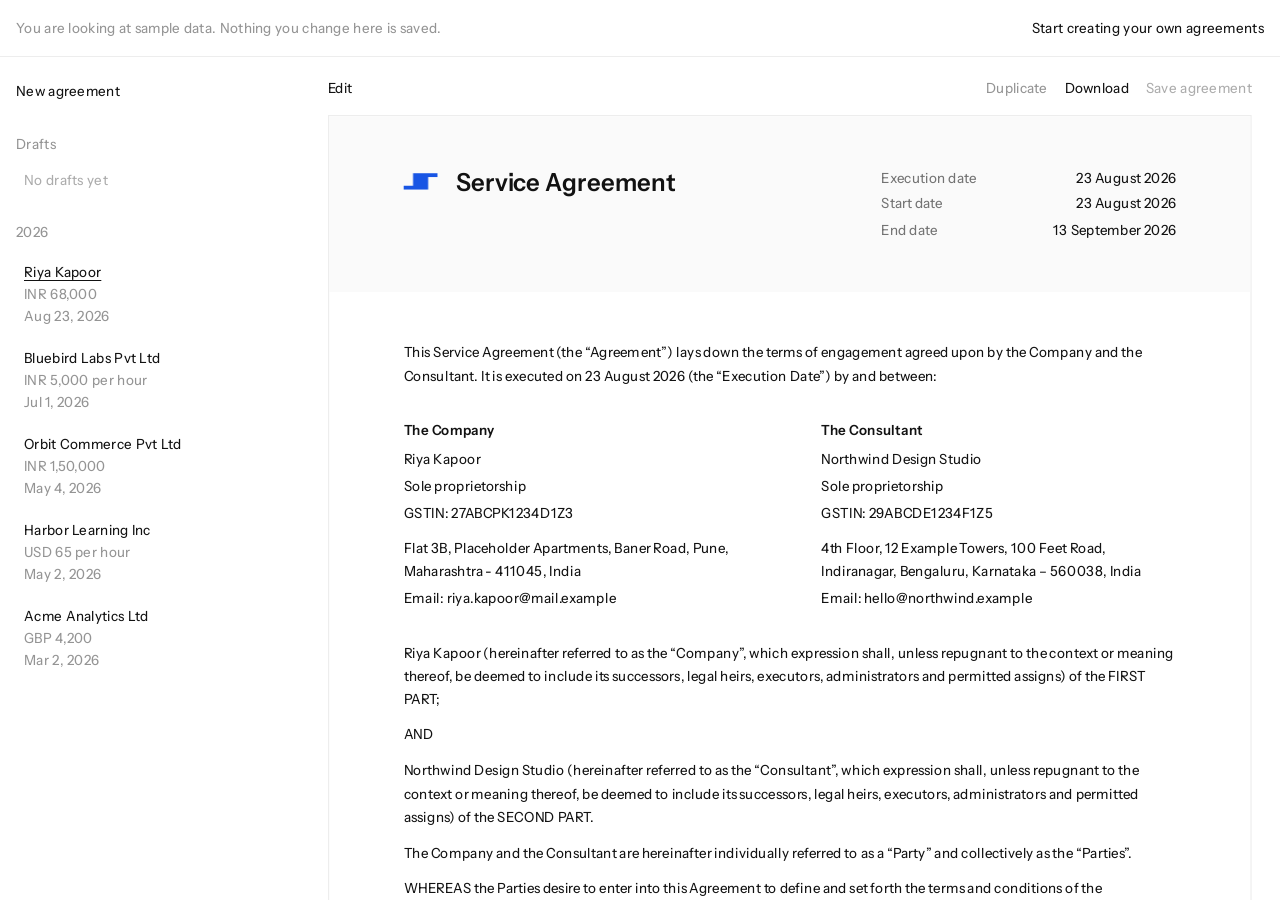
<file: contracts.html>
<!doctype html>
<html lang="en">
<head>
<meta charset="utf-8">
<meta name="viewport" content="width=device-width, initial-scale=1">
<title>Contracts</title>
<link rel="icon" href="design/favicon.svg" type="image/svg+xml">
<link rel="stylesheet" href="design/tokens.css">
<link rel="stylesheet" href="design/base.css">
<link rel="stylesheet" href="design/components.css">
<style>
@page { size: A4; margin: 0; }
/* document-only tokens, same values as the invoice page */
:root { --rule: #ebebeb; --tint: #dae4fb; --paper: #fafafa; --ls-body: 0.2pt; --ls-label: 0.3pt; }

/* ---------- app layout: list | document | editor ---------- */
.app { display: grid; grid-template-columns: 300px minmax(0, 1fr); height: 100vh; }
.sidebar { position: relative; min-height: 0; overflow: hidden; background: #fff; }
.clist { height: 100%; overflow: auto; padding: 16px; }
.main { position: relative; overflow: hidden; display: flex; flex-direction: column; min-width: 0; }
.preview { position: relative; flex: 1; overflow: auto; padding: 16px 28px 56px; display: flex; flex-direction: column; align-items: center; gap: 12px; background: #fff; }
.pv-tools { flex: none; display: flex; align-items: center; justify-content: space-between; gap: 8px; }
.row-acts { position: absolute; right: 0; top: 10px; }
.pv-left { flex: 1; min-width: 0; display: flex; align-items: center; gap: var(--gap-actions); }
.print-msg { display: none; }
.scaleBox { position: relative; flex: none; }
.scale { transform-origin: top left; }

/* ---------- editor (replaces the list while editing) ---------- */
.side { position: relative; height: 100%; overflow: auto; padding: 16px 20px 64px; }
.sh { display: flex; align-items: center; gap: 8px; padding: 28px 0 10px; }
.sh:first-child, .sh.first { padding-top: 0; }
.sh .t { color: var(--ink-secondary); }
.ed-name { margin-top: 16px; }
.sel { position: relative; display: block; }
.sel select { appearance: none; -webkit-appearance: none; padding-right: 26px; cursor: pointer; }
.sel svg { position: absolute; right: 6px; top: 50%; transform: translateY(-50%); width: 12px; height: 12px; pointer-events: none; color: var(--ink-secondary); }
.fl + .sel svg { top: calc(50% + 9px); }   /* labelled select: centre the caret on the value line */
button.in.date { text-align: left; cursor: pointer; }
textarea.in.grow { resize: none; overflow: hidden; }
input[type=number]::-webkit-inner-spin-button, input[type=number]::-webkit-outer-spin-button { -webkit-appearance: none; margin: 0; }
input[type=number] { -moz-appearance: textfield; }
.term-foot { display: flex; align-items: center; justify-content: space-between; margin: -2px 0 10px; }
.stage { display: grid; grid-template-columns: 72px minmax(0, 1fr) auto; gap: 8px; align-items: start; margin-bottom: 6px; }
.pct { position: relative; display: block; }
.pct .in { padding-right: 20px; }
.pct span { position: absolute; right: 6px; top: 4px; pointer-events: none; }
.stage .row-tools { height: 30px; align-items: center; }
/* party summary: the whole card opens the dialog */
.card { border: 1px solid var(--line); border-radius: var(--radius); padding: 10px 12px; cursor: pointer; transition: border-color var(--t-hover); }
.card:hover { border-color: var(--line-strong); }
.card .placeholder { color: var(--ink-disabled); }
.card .sub { color: var(--ink-secondary); overflow: hidden; text-overflow: ellipsis; white-space: nowrap; }
.total-line { margin: -4px 0 10px; }
.g-money { display: grid; grid-template-columns: minmax(0, 1fr) 80px; gap: 10px; }
.g-limit { display: grid; grid-template-columns: 112px minmax(0, 1fr); gap: 8px; }
.g-limit.range { grid-template-columns: 112px minmax(0, 1fr) minmax(0, 1fr); }
.g-limit.solo { grid-template-columns: 112px; }

/* ---------- the agreement pages (units in pt, A4) ---------- */
.pages { display: flex; flex-direction: column; gap: 16px; width: 595pt; }
.page {
  position: relative; width: 595pt; height: 842pt; background: #fff; color: var(--ink); border: 1px solid var(--line); overflow: hidden;
  display: flex; flex-direction: column;
  font-family: var(--font); font-variation-settings: 'wdth' var(--wdth); font-size: 9pt; line-height: 15pt; letter-spacing: var(--ls-body); font-weight: 450;
  -webkit-print-color-adjust: exact; print-color-adjust: exact;
}
.page p { margin: 0; }
.pg-header { flex: none; background: var(--paper); padding: 32pt 48pt; display: flex; justify-content: space-between; align-items: flex-start; gap: 24pt; }
.pg-brand { display: flex; gap: 12pt; align-items: flex-start; }
.pg-logo { height: 20pt; display: flex; align-items: center; }
.pg-logo img { width: 21.9pt; height: 10pt; display: block; object-fit: contain; }
.pg-title { font-weight: 600; font-size: 16pt; line-height: 20pt; letter-spacing: 0; }
.pg-meta { width: 190pt; }
.kv { display: flex; flex-direction: column; gap: 2pt; }
.kv-row { display: flex; align-items: flex-start; }
.kv-row .k { color: var(--muted); white-space: nowrap; }
.kv-row .v { flex: 1; min-width: 0; text-align: right; padding-left: 12pt; }
.flow { flex: 1; min-height: 0; overflow: hidden; padding: 32pt 48pt 0; }
.page + .page .flow { padding-top: 48pt; }
.pg-foot { flex: none; height: 44pt; padding: 0 48pt; display: flex; justify-content: space-between; align-items: center; font-size: 8pt; line-height: 13pt; letter-spacing: var(--ls-label); color: var(--muted); }
.block-label { font-weight: 600; }
.block-data { padding-top: 4pt; display: flex; flex-direction: column; gap: 2pt; }
.block-data p { white-space: pre-line; overflow-wrap: anywhere; }
.block-data .gap { margin-top: 6pt; }
.b { padding-top: 8pt; }
.b-h { padding-top: 30pt; padding-bottom: 6pt; }
/* indents: clause text starts under the heading title; numbered paragraphs hang their number there, lettered items go one step further */
.b-h .block-label { display: grid; grid-template-columns: 24pt minmax(0, 1fr); }
.b-i, .b-sub { display: grid; padding: 3pt 0 3pt 24pt; }
.b-i { grid-template-columns: 28pt minmax(0, 1fr); }
.b-i.nn { grid-template-columns: minmax(0, 1fr); }
.b-sub { grid-template-columns: 20pt minmax(0, 1fr); padding-left: 52pt; }
.b-sub.nn { padding-left: 24pt; }
.b-sub.plain { padding-left: 0; }
.b-i .no, .b-sub .lt { color: var(--muted); }
.b-i .ti { font-weight: 600; }
.b-parties { display: flex; gap: 40pt; padding-top: 20pt; padding-bottom: 12pt; }
.b-sign { display: flex; gap: 40pt; padding-top: 30pt; }
.party, .sg { flex: 1; min-width: 0; }
/* a 150pt tall space above a signature line that runs the full column; the stamp is centred vertically, left aligned */
.sig-box { height: 150pt; border-bottom: 0.5pt solid var(--rule); display: flex; align-items: center; justify-content: flex-start; }
.sig-box img { width: 150pt; max-width: 100%; height: auto; display: block; }
.sig-cap { color: var(--muted); }
.sg .kv-row .k { width: 58pt; }
.sg .kv-row .v { text-align: left; padding-left: 0; }
.flow > .b:first-child { padding-top: 0; }
.ph { color: var(--accent); }

@media print {
  html, body { background: #fff; height: auto; overflow: visible; }
  .sidebar, .pv-tools, .pop, .toast, .banner, dialog { display: none !important; }
  /* Cmd+P with blanks left prints a note instead of the agreement */
  body.print-blocked .scaleBox { display: none !important; }
  body.print-blocked .print-msg { display: block; padding: 48pt; }
  .app { display: block; height: auto; }
  .main { display: block; overflow: visible; height: auto; }
  .preview { display: block !important; padding: 0; overflow: visible; }
  .scaleBox { width: auto !important; height: auto !important; }
  .scale { transform: none !important; }
  .pages { gap: 0; }
  .page { border: 0; height: 841pt; break-after: page; }
  .page:last-child { break-after: auto; }
}
</style>
</head>
<body>
<div class="app" id="app">
  <aside class="sidebar">
    <div class="clist" id="clist"></div>
    <div class="side" id="side" hidden></div>
  </aside>

  <main class="main">
    <div class="preview" id="preview">
      <div class="pv-tools" id="pvTools">
        <span class="pv-left"><button class="btn" id="btnEdit">Edit</button></span>
        <span class="actions">
          <button class="btn" id="btnDel">Discard changes</button>
          <button class="btn secondary" id="btnDup">Duplicate</button>
          <span class="tip" id="pdfTip"><button class="btn secondary" id="btnPdf">Download</button></span>
          <button class="btn" id="btnSave">Save agreement</button>
        </span>
      </div>
      <p class="print-msg">Fill in the missing values before downloading this agreement.</p>
      <div class="scaleBox" id="scaleBox"><div class="scale" id="scale"></div></div>
    </div>
  </main>

</div>

<script src="design/ui.js"></script>
<script src="shared/dataset.js"></script>
<script src="design/store.js"></script>
<script>dataset.loadFiles('contracts', 'parties');</script>
<script src="shared/parties.js"></script>
<script>
/* ======================= basics ======================= */
const LS_KEY = dataset.key('scs-contracts-own');   // only the user's own data is saved; the sample set lives in the seeds (shared/dataset.js)
let disk = null; // folder store, attached after first render
const DOC_TITLE = 'Service Agreement';
const { esc, field, today, addDays, fmtDate } = ui;
const $ = id => document.getElementById(id);
const uid = () => Date.now().toString(36) + Math.random().toString(36).slice(2, 7);
const clone = o => JSON.parse(JSON.stringify(o));
const norm = s => String(s || '').trim().toLowerCase();
const num = v => { const n = parseFloat(v); return isFinite(n) ? n : 0; };

function fmtNum(n, grouping = 'indian') {
  const neg = n < 0; n = Math.abs(n);
  let [int, dec] = n.toFixed(2).split('.');
  if (grouping === 'indian') { const last3 = int.slice(-3), rest = int.slice(0, -3); int = rest ? rest.replace(/\B(?=(\d{2})+(?!\d))/g, ',') + ',' + last3 : last3; }
  else int = int.replace(/\B(?=(\d{3})+(?!\d))/g, ',');
  return (neg ? '-' : '') + int + (dec !== '00' ? '.' + dec : '');
}
const money = (n, code) => { code = String(code || 'INR').toUpperCase(); return `${code} ${fmtNum(n, code === 'INR' ? 'indian' : 'western')}`; };
// Documents print dates as "23 August 2026".
const longDate = iso => iso ? new Date(iso + 'T00:00:00').toLocaleDateString('en-GB', { day: 'numeric', month: 'long', year: 'numeric' }) : '';
const oneLine = s => String(s || '').split('\n').map(l => l.trim().replace(/,$/, '')).filter(Boolean).join(', ');
const letter = j => String.fromCharCode(97 + (j % 26)).repeat(Math.floor(j / 26) + 1);
const plural = (n, unit) => `${n} ${n === 1 ? unit : unit + 's'}`;
// Straight quotes in the wording become typographic ones on the page.
const smart = s => String(s).replace(/(^|[\s(\[])"/g, '$1“').replace(/"/g, '”').replace(/(^|[\s(\[])'/g, '$1‘').replace(/'/g, '’');

/* ======================= parties ======================= */
const ENTITIES = {
  individual:  { label: 'Individual' },
  proprietor:  { label: 'Sole proprietorship' },
  partnership: { label: 'Partnership firm' },
  llp:         { label: 'Limited liability partnership' },
  company:     { label: 'Company registered in India' },
  foreign:     { label: 'Company outside India' },
};
const entityLine = p => p.entity === 'foreign' ? `Company incorporated in ${p.country || 'another country'}` : (ENTITIES[p.entity] || ENTITIES.individual).label;
// The 6th character of a GSTIN is the PAN's holder type: P person, C company, F firm or LLP.
function guessEntity(p, name) {
  if (p.country && norm(p.country) !== 'india') return 'foreign';
  const t = String(p.gstin || '').trim().toUpperCase()[5];
  if (t === 'P') return 'proprietor';
  if (t === 'C') return 'company';
  if (t === 'F') return /\bllp\b/i.test(name) ? 'llp' : 'partnership';
  if (/\bllp\b/i.test(name)) return 'llp';
  if (/\b(pvt|private|limited|ltd)\b/i.test(name)) return 'company';
  return 'individual';
}
// Saved parties are shared with the invoice tool (shared/parties.js): companies are its clients, consultant profiles its
// issuers. Issuers keep their name in `company`, clients in `name`. Agreements keep their own copy (a snapshot), so editing
// a saved party later leaves old agreements alone.
const DEFAULT_SEAL = 'assets/stamp.svg';   // used until a consultant profile uploads its own
const pname = p => p.name ?? p.company ?? '';
const nameKey = role => role === 'consultant' ? 'company' : 'name';
const blankProfile = role => role === 'consultant'
  ? { id: uid(), label: '', company: '', entity: 'proprietor', gstin: '', address: '', country: 'India', state: '', email: '', signatory: '', designation: 'Proprietor' }
  : { id: uid(), name: '', entity: 'individual', gstin: '', address: '', country: 'India', state: '', email: '', signatory: '', designation: '', currency: 'INR' };
const snapshot = p => {
  const name = pname(p), entity = p.entity || guessEntity(p, name);
  const out = { profileId: p.id, name, entity, gstin: p.gstin || '', address: oneLine(p.address), country: p.country || 'India', email: p.email || '',
    signatory: p.signatory || ((entity === 'individual' || entity === 'proprietor') && !p.company ? name : ''),
    designation: p.designation || (entity === 'proprietor' ? 'Proprietor' : '') };
  if (p.seal !== undefined) out.seal = p.seal;   // the consultant's signature and seal travels with the agreement
  return out;
};
const emptyParty = () => ({ profileId: null, name: '', entity: 'individual', gstin: '', address: '', country: 'India', email: '', signatory: '', designation: '', signDate: '' });

// Old saves kept their own parties ({ company, consultant }); fold them into the shared lists once.
function mergeOldParties(old) {
  if (!old) return;
  parties.merge('clients', (old.company || []).map(({ label, ...p }) => p));
  parties.merge('issuers', (old.consultant || []).map(({ name, ...p }) => ({ ...p, company: name })));
}
// state.parties.company / .consultant read and write the shared lists; they are not saved with the agreements.
function sharedParties(s) {
  const d = Object.getOwnPropertyDescriptor(s, 'parties');
  if (d && d.enumerable) { mergeOldParties(s.parties); delete s.parties; }
  const view = { get company() { return parties.data.clients; }, set company(v) { parties.data.clients = v; }, get consultant() { return parties.data.issuers; }, set consultant(v) { parties.data.issuers = v; } };
  Object.defineProperty(s, 'parties', { get: () => view, enumerable: false, configurable: true });
}

/* ======================= fees ======================= */
const MODELS = { fixed: 'Fixed', hourly: 'Hourly', weekly: 'Weekly' };
const GST = { inclusive: ['Included', '(inclusive of GST)'], plus: ['Plus GST', 'plus applicable GST'], none: ['None', ''] };
const LIMITS = { fixed: 'Exactly', max: 'Up to', min: 'At least', range: 'Between', ongoing: 'Ongoing' };
const WEEK_LIMITS = { fixed: 'Exactly', ongoing: 'Ongoing' };
const CYCLES = { weekly: ['Weekly', 'at the end of each week'], biweekly: ['Every 2 weeks', 'at the end of every two weeks'], monthly: ['Monthly', 'at the end of each calendar month'] };
const blankFee = () => ({ model: 'fixed', currency: 'INR', gst: 'inclusive', amount: '', hours: '', rate: '', hoursLimit: 'fixed', hoursMax: '', weeks: '', weeksLimit: 'fixed', cycle: 'monthly' });
const gstNote = c => GST[c.fee.gst]?.[1] || '';
const stageSum = c => Math.round((c.stages || []).reduce((s, x) => s + num(x.pct), 0) * 100) / 100;
function stageTexts(c) {
  const amt = num(c.fee.amount);
  return (c.stages || []).map(s => {
    const p = num(s.pct), when = String(s.when || '').trim().replace(/[.;]$/, '');
    return `${p}% of the Fees${amt ? ` (${money(Math.round(amt * p) / 100, c.fee.currency)})` : ''}${when ? ' ' + when : ''}.`;
  });
}
function endDate(c) {
  const n = Math.round(num(c.tenure?.n)); if (!c.startDate || !n) return '';
  if (c.tenure.unit === 'months') { const d = new Date(c.startDate + 'T00:00:00'); d.setMonth(d.getMonth() + n); return ui.isoLocal(d); }
  return addDays(c.startDate, c.tenure.unit === 'days' ? n : n * 7);
}
// Weekly fees run for the typed number of weeks, or for the tenure when that is given in weeks.
function tenureWeeks(c) { const n = num(c.tenure?.n); if (!n) return 0; if (c.tenure.unit === 'weeks') return n; if (c.tenure.unit === 'days' && n % 7 === 0) return n / 7; return 0; }
const weeksOf = c => num(c.fee.weeks) || tenureWeeks(c);
function totals(c) {
  const f = c.fee;
  if (f.model === 'fixed') return { total: num(f.amount), totalMax: 0 };
  if (f.model === 'weekly') return { total: f.weeksLimit === 'ongoing' ? 0 : num(f.rate) * weeksOf(c), totalMax: 0 };
  if (f.hoursLimit === 'ongoing') return { total: 0, totalMax: 0 };
  return { total: num(f.rate) * num(f.hours), totalMax: f.hoursLimit === 'range' ? num(f.rate) * num(f.hoursMax) : 0 };
}

/* ======================= values the wording uses ======================= */
// {key} in the wording prints the value; a blank value prints as [Label] in the accent colour.
// derived values are left out of the "still blank" list because their inputs are already in it.
const TOKENS = {
  company: ['Company name', c => c.company.name],
  consultant: ['Consultant name', c => c.consultant.name],
  companyAddress: ['Company address', c => oneLine(c.company.address)],
  companyEmail: ['Company email', c => c.company.email],
  consultantAddress: ['Consultant address', c => oneLine(c.consultant.address)],
  consultantEmail: ['Consultant email', c => c.consultant.email],
  executionDate: ['Execution date', c => longDate(c.executionDate)],
  startDate: ['Start date', c => longDate(c.startDate)],
  endDate: ['End date', c => longDate(endDate(c)), true],
  tenure: ['Tenure', c => num(c.tenure?.n) ? plural(num(c.tenure.n), String(c.tenure.unit || 'weeks').replace(/s$/, '')) : ''],
  scope: ['Scope', c => c.scope],
  fee: ['Fee', c => num(c.fee.amount) ? [money(num(c.fee.amount), c.fee.currency), gstNote(c)].filter(Boolean).join(' ') : ''],
  hours: ['Hours', c => num(c.fee.hours) ? plural(num(c.fee.hours), 'hour') : ''],
  hoursMax: ['Maximum hours', c => num(c.fee.hoursMax) ? plural(num(c.fee.hoursMax), 'hour') : ''],
  rate: ['Rate', c => num(c.fee.rate) ? money(num(c.fee.rate), c.fee.currency) : ''],
  weeks: ['Weeks', c => weeksOf(c) ? plural(weeksOf(c), 'week') : ''],
  total: ['Total', c => totals(c).total ? money(totals(c).total, c.fee.currency) : '', true],
  totalMax: ['Maximum total', c => totals(c).totalMax ? money(totals(c).totalMax, c.fee.currency) : '', true],
  cycle: ['Invoicing cycle', c => CYCLES[c.fee.cycle]?.[1] || ''],
  stages: ['Payment stages', c => stageTexts(c).join(' ')],
};

/* ======================= the template ======================= */
// Wording markup: a blank line starts a new paragraph (numbered when a clause has more than one),
// "- " starts a lettered sub-item, "# " gives a paragraph a heading. {parties} and {signatures} on their own are blocks.
// {clause:id} prints "Clause n". A clause's text can be a function of the agreement.
const TAX = `Tax will be deducted as per the applicable laws.

The Company shall reimburse the Consultant for all out-of-pocket expenses incurred by the Consultant in connection with the Services, provided the Consultant issues proper receipts for such expenditure.`;
const INTEREST = `Any undisputed amount not paid by the due date shall accrue interest at the rate of 1.5% per month, from the due date until the date of payment.`;
function feesText(c) {
  const f = c.fee;
  if (f.model !== 'hourly' && f.model !== 'weekly') return `Subject to any specific terms agreed in writing between the Parties, the Company shall pay the Consultant a total fee of {fee}${num(f.hours) ? ' for {hours} of work' : ''} (the "Fees") for the provision of the Services.

The Fees will be paid in the following stages:
- {stages}

${TAX}

The Consultant shall submit invoices on a milestone basis for the Services rendered, along with reasonable supporting details.

${INTEREST}`;
  const hourly = f.model === 'hourly', gst = gstNote(c) ? ' ' + gstNote(c) : '';
  const extent = !hourly
    ? (f.weeksLimit === 'ongoing' ? 'The Fees shall be charged on an ongoing basis for each week in which the Services are rendered.' : 'The engagement covers {weeks}, for a total of {total}.')
    : {
      fixed: 'The engagement covers {hours} of work, for a total of {total}.',
      max: 'The Consultant shall work up to {hours}, and the Fees shall not exceed {total} without the prior written approval of the Company.',
      min: 'The Company commits to a minimum of {hours} of work, and the Fees shall be at least {total}.',
      range: 'The engagement covers between {hours} and {hoursMax} of work, for a total of between {total} and {totalMax}.',
      ongoing: 'The Fees shall be charged on an ongoing basis for the hours actually worked.',
    }[f.hoursLimit] || '';
  return `Subject to any specific terms agreed in writing between the Parties, the Company shall pay the Consultant fees (the "Fees") at the rate of {rate} per ${hourly ? 'hour' : 'week'}${gst} for the provision of the Services. ${extent}

The Consultant shall invoice the Company {cycle} in arrears for the ${hourly ? 'hours worked' : 'Services rendered'} in that period, along with reasonable supporting details${hourly ? ' of the hours worked' : ''}.

${TAX}

${INTEREST}`;
}
const TEMPLATE = [
{ id: 'intro', fixed: true, text:
`This Service Agreement (the "Agreement") lays down the terms of engagement agreed upon by the Company and the Consultant. It is executed on {executionDate} (the "Execution Date") by and between:

{parties}

{company} (hereinafter referred to as the "Company", which expression shall, unless repugnant to the context or meaning thereof, be deemed to include its successors, legal heirs, executors, administrators and permitted assigns) of the FIRST PART;

AND

{consultant} (hereinafter referred to as the "Consultant", which expression shall, unless repugnant to the context or meaning thereof, be deemed to include its successors, legal heirs, executors, administrators and permitted assigns) of the SECOND PART.

The Company and the Consultant are hereinafter individually referred to as a "Party" and collectively as the "Parties".

WHEREAS the Parties desire to enter into this Agreement to define and set forth the terms and conditions of the engagement of the Consultant by the Company;

NOW, THEREFORE, IN CONSIDERATION OF THE MUTUAL PROMISES AND COVENANTS HEREIN CONTAINED, THE PARTIES HERETO AGREE AS FOLLOWS:` },

{ id: 'engagement', title: 'Terms and conditions of engagement', text:
`The Consultant has been engaged from {startDate}, which shall also be deemed to be the date of acceptance of these terms, to provide the Company with the services described in {clause:scope} (the "Services"), together with such other services as may be reasonably requested in connection with this Agreement.

The Consultant agrees to perform the Services in a timely manner and to exercise all reasonable skill and care in the performance of the Services.

The Consultant shall provide the Company promptly with any information, data or documents which may be reasonably required in connection with the Services under this Agreement.

Unless otherwise agreed by the Parties in writing, the Company shall at its own expense supply the Consultant with all necessary documents, materials, data and other information relating to the Services (the "Company Materials") within sufficient time to enable the Consultant to provide the Services in accordance with this Agreement.

The Company shall provide reasonable co-operation to the Consultant in relation to the performance of the Services under this Agreement.` },

{ id: 'tenure', title: 'Tenure', text:
`The initial tenure of this Agreement will be {tenure}, from {startDate} until {endDate} (the "Initial Term").` },

{ id: 'scope', title: 'Scope', text: `{scope}` },

{ id: 'fees', title: 'Fees and expenses', text: feesText },

{ id: 'duties', title: 'Duties and obligations', text:
`The Consultant shall diligently provide the Services and shall execute all assignments and projects in a timely manner with the highest professional standards and ethical business practices.

The Consultant shall obtain and maintain such licences, permissions and memberships as are required for it to perform the Services under this Agreement.` },

{ id: 'warranties', title: 'Representations and warranties', text:
`Each Party hereby warrants and represents that:
- it has the requisite power, legal capacity and authority to enter into this Agreement and to perform its obligations hereunder;
- nothing contained in any agreement or applicable law prohibits it from entering into and performing its obligations under this Agreement, or would conflict with the terms of this Agreement; and
- this Agreement constitutes a legal, valid and binding obligation of it, enforceable against it in accordance with the terms of this Agreement.` },

{ id: 'confidentiality', title: 'Confidentiality', text:
`All information relating to the Company or given by the Company to the Consultant pursuant to this Agreement, either in tangible or intangible form, shall be deemed to be confidential (the "Confidential Information") for the purpose of this Agreement.

The Consultant shall not use the Company's Confidential Information for any purpose other than as required to perform its obligations under this Agreement, and shall ensure that its representatives do not disclose to any person any Confidential Information of the Company at any time, or make or authorise any public or private announcement or communication concerning this Agreement.

The Consultant shall also ensure that its representatives are provided access to the Company's Confidential Information only on a need-to-know basis and solely for the performance of this Agreement, and that such representatives are bound by the same obligations. If the Consultant is required to disclose any of the Company's Confidential Information to a statutory authority, the Consultant shall, promptly upon receiving the disclosure request and to the extent legally permissible, notify the Company of such disclosure requirement and assist in resisting such disclosure.

The Consultant agrees that the Confidential Information which has been or will be disclosed by or on behalf of the Company will be received by the Consultant in confidence and will be used only for performance under and in accordance with this Agreement.

The Consultant acknowledges and agrees that all Confidential Information constitutes valuable, special and unique assets of the business of the Company. Accordingly, the Consultant agrees that, in the event of any breach of {clause:confidentiality}, in addition to any other remedies at law or in equity, the Company shall be entitled to equitable relief, including injunctive relief and specific performance.

The disclosure and supply of the Confidential Information shall not, in any case or for any reason whatsoever, cause a transfer of ownership of such information or an assignment of Intellectual Property Rights in connection with the same.` },

{ id: 'ip', title: 'Intellectual property rights', text:
`All Intellectual Property Rights comprised in any and all materials (including software, source code, documentation, data, concepts and ideas) or any part thereof created or developed (whether jointly or independently by either Party) during the term of this Agreement (collectively, the "Work Product") shall, unless otherwise expressly agreed between the Parties, be deemed to be irrevocably assigned to and shall vest in the Company upon creation without further charge. If required by the Company, the Consultant shall do all things and sign all documents necessary to vest in the Company all such Intellectual Property Rights assigned or otherwise transferred or granted to the Company under this Agreement.

Notwithstanding the above, the Consultant shall retain ownership of all pre-existing intellectual property, tools, frameworks, methodologies and know-how used in performing the Services.

Notwithstanding the foregoing, the Consultant shall have the right to display and reproduce the Work Product in its portfolio, website and marketing materials for promotional purposes, provided that such use does not disclose any Confidential Information of the Company and is subject to the Company's prior written approval, which shall not be unreasonably withheld.` },

{ id: 'liability', title: 'Limitation of liability', text:
`The total liability of either Party under this Agreement shall not exceed the total Fees paid to the Consultant under this Agreement.` },

{ id: 'termination', title: 'Termination', text:
`The Company may terminate this Agreement immediately upon written notice to the Consultant if:
- the Consultant is unable to perform the Services or has materially or repeatedly breached any of the terms of this Agreement;
- the Consultant fails to meet the required qualifications, or commits any act that demonstrates a disregard for the reputation or legitimate business interests of the Company, as determined by the Company acting reasonably;
- the Consultant performs the Services, or any part of them, in a manner which is materially unsatisfactory based on reasonable and documented grounds. Where the Company reasonably considers the default in performance to be remediable, it will give the Consultant 30 (thirty) days to remedy the problem to its satisfaction; or
- any licence, registration or professional membership the Consultant requires to perform the Services is cancelled, forfeited, terminated or is no longer valid for whatever reason, including any disciplinary action taken by the concerned authority.

Termination shall be without prejudice to any rights which may have accrued to either Party prior to termination.` },

{ id: 'post', title: 'Post-termination obligations', text:
`Upon termination or expiry of this Agreement, for any reason:
- the Consultant shall immediately cease using and accessing all Company code, software, repositories, systems, credentials, documentation, data, materials and other Confidential Information, except to the extent expressly authorised by the Company in writing;
- the Consultant shall promptly return or, at the Company's direction, permanently delete and destroy all copies of Company code, software, documentation, data and other materials in its possession, custody or control, including any copies stored on personal or Company-issued computers, laptops, mobile devices, external drives, cloud storage, local repositories, backups or other media;
- the Consultant shall not retain, reproduce, copy, modify, distribute, use or otherwise access any Company code or materials after termination, except where required by applicable law or expressly authorised by the Company in writing;
- upon request, the Consultant shall provide written confirmation that the foregoing return and deletion obligations have been completed; and
- the obligations relating to confidentiality, intellectual property, protection of Company materials and any other provisions which by their nature are intended to survive termination shall continue to remain in effect after termination of this Agreement.` },

{ id: 'notices', title: 'Notices', text:
`All notices under this Agreement shall be written in English and shall be sent by hand, by courier or by email to the applicable Party at the contact details indicated below, or to such other address or email address as a Party shall designate by similarly giving notice to the other Party:
- if to the Company, at {companyAddress}, email: {companyEmail}; and
- if to the Consultant, at {consultantAddress}, email: {consultantEmail}.` },

{ id: 'misc', title: 'Miscellaneous', text:
`# Severability
If any term, condition, provision, covenant or clause of this Agreement is held by a court of competent jurisdiction to be invalid, void or unenforceable, the remainder of the terms, provisions, covenants and restrictions of this Agreement shall remain in full force and effect and shall in no way be affected, impaired or invalidated.

# Further acts and assurances
Each Party shall co-operate with the other and execute and deliver to the other such instruments and documents and perform (or procure the performance of) such other actions as may be required under applicable law or as may be necessary or reasonably requested from time to time in order to carry out, give effect to and confirm the rights and intended purpose of this Agreement, provided that no such document or agreement shall be inconsistent with the spirit and intent of this Agreement.

# Nature of the relationship
The Consultant is engaged as an independent contractor and shall not be entitled to any employee benefits from the Company. The arrangements between the Parties under this Agreement have been entered into on a principal-to-principal basis and do not create any employer-employee relationship between the Parties. Nothing contained in this Agreement shall be deemed to create any partnership or joint venture between the Parties, a merger of their assets or their fiscal or other liabilities or undertakings, or any employment or relationship of principal and agent between the Company and/or its representatives, employees and agents and the Consultant. Neither Party shall have any right, power or authority to enter into any agreement for or on behalf of, or incur any obligation or liability of, or otherwise bind, the other Party.

# Dispute resolution
In the event of any dispute under this Agreement, the same shall be amicably settled between the Parties. If any dispute is not settled amicably, the same shall be referred to a sole arbitrator appointed by both Parties. The award given by the arbitrator shall be final and binding on both Parties. The language of the arbitral proceedings shall be English. The arbitration shall be governed by the Arbitration and Conciliation Act, 1996, and the place of arbitration shall be Bengaluru.

# Governing law
This Agreement shall be governed by and construed in accordance with the laws of India and shall be subject to the exclusive jurisdiction of the competent courts at Bengaluru.

# Force majeure
Neither Party shall be liable for any failure or delay in the performance of its obligations under this Agreement if such failure or delay is due to events beyond its reasonable control, including but not limited to acts of God, natural disasters, government actions, war, strikes or system failures.

# Entire agreement
The Parties confirm and acknowledge that this Agreement constitutes the entire agreement between them, and all earlier agreements, arrangements, letters, correspondence and understandings, whether written or verbal, with respect to the subject matter herein stand superseded by this Agreement. No amendment, modification or addition to this Agreement shall be binding on either Party unless set forth in writing and executed by the Parties through their duly authorised representatives.` },

{ id: 'closing', fixed: true, text:
`IN WITNESS WHEREOF the Parties hereto have executed this Agreement on the day and year first above written.

{signatures}` },
];
const sectionText = (s, c) => typeof s.text === 'function' ? s.text(c) : s.text;
const DEFAULT_STAGES = [
  { pct: 30, when: 'before the project is initiated' },
  { pct: 20, when: 'when the project reaches the middle of the engagement or an equivalent milestone' },
  { pct: 50, when: 'right before the project concludes and the relevant body of work is handed over to the Company' },
];
// Mock agreements, one for each client the mock invoices bill (seed-1 is the original one).
function seedContracts() {
  const pick = (role, id) => { const p = parties.SEED[role === 'company' ? 'clients' : 'issuers'].find(x => x.id === id); return p ? snapshot(p) : emptyParty(); };
  const make = (id, clientId, issuerId, executionDate, signDate, tenure, scope, fee, stages = DEFAULT_STAGES) => {
    const company = pick('company', clientId), consultant = pick('consultant', issuerId);
    company.signDate = ''; consultant.signDate = signDate;
    return { id, executionDate, company, consultant, startDate: executionDate, tenure, scope, fee: { ...blankFee(), ...fee }, stages: clone(stages), createdAt: Date.now(), updatedAt: Date.now() };
  };
  return [
    make('seed-1', 'cl-riya', 'iss-ka', '2026-08-23', '2026-08-22', { n: 3, unit: 'weeks' },
      'Design consultation for a portfolio web app, including the user experience and design changes to the existing design system.', { amount: 68000, hours: 10 }),
    make('seed-2', 'cl-acme', 'iss-mh', '2026-03-02', '2026-02-27', { n: 4, unit: 'weeks' },
      'Product design and creative support for the analytics dashboard, covering research, interface design and design reviews.', { currency: 'GBP', gst: 'none', amount: 4200 }),
    make('seed-3', 'cl-orbit', 'iss-mh', '2026-05-04', '2026-05-01', { n: 3, unit: 'months' },
      'Product design and design support for the storefront, including a design system for the web and mobile apps.', { gst: 'plus', amount: 150000 },
      [{ pct: 30, when: 'before the project is initiated' }, { pct: 50, when: 'when the design system is handed over' }, { pct: 20, when: 'right before the project concludes' }]),
    make('seed-4', 'cl-harbor', 'iss-mh', '2026-05-02', '2026-05-01', { n: 1, unit: 'months' },
      'Product design and creative support for the learning platform, billed by the hour.', { model: 'hourly', currency: 'USD', gst: 'none', rate: 65, hours: 20, hoursLimit: 'max', cycle: 'monthly' }),
    make('seed-5', 'cl-bluebird', 'iss-ka', '2026-07-01', '2026-06-30', { n: 2, unit: 'months' },
      'Product design for the Atlas web app, including flows, interface design and developer handoff.', { model: 'hourly', gst: 'plus', rate: 5000, hours: 80, hoursLimit: 'fixed', cycle: 'monthly' }),
  ];
}
// A fresh agreement: your own consultant profile if there is one, today's dates, nothing else filled in.
function blankContract() {
  const home = state.parties.consultant[0];
  const consultant = home ? snapshot(home) : emptyParty(); consultant.signDate = today();
  return { id: uid(), executionDate: today(), company: emptyParty(), consultant, startDate: today(), tenure: { n: 4, unit: 'weeks' },
    scope: '', fee: blankFee(), stages: clone(DEFAULT_STAGES), createdAt: Date.now(), updatedAt: Date.now() };
}
// One-time cleanup, shared with invoices.html: remove everything saved under earlier storage keys, mock data included.
// Your own data now lives under the -own keys (see shared/dataset.js); the sample data is never saved at all.
try { if (!localStorage.getItem('scs-cleanup-2')) { ['scs-invoices-v1', 'scs-invoices-v2', 'scs-contracts-v1', 'scs-invoices-demo', 'scs-contracts-demo', 'scs-parties', 'scs-open-sections'].forEach(k => localStorage.removeItem(k)); localStorage.setItem('scs-cleanup-2', '1'); } } catch (e) {}
function load() {
  // the sample data set: seeds every time, never read from or written to storage
  if (dataset.mock) { const seeds = seedContracts(); state = { contracts: seeds, drafts: [], edits: {}, currentId: seeds[0].id }; sharedParties(state); return; }
  // the data folder's own file (data/contracts.js) is the source; the browser buffer wins only if it is newer
  const file = window.__scs?.contracts || null, buf = dataset.buffer.read(LS_KEY);
  const src = buf && (!file || (buf.savedAt || 0) > (file.savedAt || 0)) ? buf : file;
  if (src) { state = clone(src); migrate(state); return; }
  state = { contracts: [], drafts: [], edits: {}, currentId: null }; sharedParties(state);   // your own set starts empty
}
// First version (2026-09-14) had editable clauses, extra terms and read parties from the invoice tool.
function migrate(s) {
  delete s.remembered;
  sharedParties(s);
  for (const c of [...s.contracts, ...s.drafts, ...Object.values(s.edits || {})]) {
    for (const k of ['sections', 'interest', 'curePeriod', 'seat', 'title']) delete c[k];
    for (const p of [c.company, c.consultant]) delete p.signature;
    c.company.signDate = ''; // the company's date is left blank to be filled in by hand
    c.fee = { ...blankFee(), ...c.fee };
  }
}
function save() {
  if (dataset.mock) return;   // nothing in the sample data set is saved
  // drop working copies that match the saved version; the open one stays because the sidebar inputs write into it
  for (const [id, e] of Object.entries(state.edits)) { if (id === state.currentId) continue; const sv = savedById(id); if (!sv || JSON.stringify(sv) === JSON.stringify(e)) delete state.edits[id]; }
  state.savedAt = Date.now();
  // the data folder is the home for this; the browser only buffers it until the folder copy is written
  dataset.buffer.through(LS_KEY, state, disk ? disk.save() : false);
  parties.save();   // writes only if a company or consultant profile changed
}
const draftOf = id => state.drafts.find(d => d.id === id) || null;
const savedById = id => state.contracts.find(i => i.id === id) || null;
const savedOf = () => savedById(state.currentId);
const working = () => { const d = draftOf(state.currentId); if (d) return d; const sv = savedOf(); if (!sv) return null; if (!state.edits[sv.id]) state.edits[sv.id] = clone(sv); return state.edits[sv.id]; };
const isDirtyId = id => draftOf(id) ? true : !!(state.edits[id] && savedById(id) && JSON.stringify(state.edits[id]) !== JSON.stringify(savedById(id)));
const isDirty = () => isDirtyId(state.currentId);

/* ======================= wording to blocks ======================= */
function parseWording(text) {
  const paras = [];
  for (const group of String(text || '').replace(/\r/g, '').split(/\n\s*\n/)) {
    const p = { title: '', text: [], subs: [], tail: [] };
    for (const raw of group.split('\n')) {
      const t = raw.trim(); if (!t) continue;
      if (t.startsWith('# ')) p.title = t.slice(2).trim();
      else if (t.startsWith('- ')) p.subs.push(t.slice(2).trim());
      else (p.subs.length ? p.tail : p.text).push(t);
    }
    if (p.title || p.text.length || p.subs.length || p.tail.length) paras.push({ title: p.title, text: p.text.join(' '), subs: p.subs, tail: p.tail.join(' ') });
  }
  return paras;
}
const CLAUSE_NO = (() => { const nums = {}; let n = 0; for (const s of TEMPLATE) if (!s.fixed) nums[s.id] = ++n; return nums; })();
const ph = label => `<span class="ph">[${esc(label)}]</span>`;
function inline(str, c) {
  return smart(str).split(/(\{[A-Za-z]+(?::[\w-]+)?\})/).map(part => {
    const m = part.match(/^\{([A-Za-z]+)(?::([\w-]+))?\}$/);
    if (!m) return esc(part);
    if (m[1] === 'clause') return `Clause ${CLAUSE_NO[m[2]]}`;
    const t = TOKENS[m[1]]; if (!t) return esc(part);
    const v = String(t[1](c) ?? '').trim();
    return v ? esc(smart(v)) : ph(t[0]);
  }).join('');
}
// Labels of the values the wording uses that are still blank.
// What has to be filled before the agreement can be downloaded: every value the wording prints,
// both signatories, and payment stages that add up to 100%.
function blockers(c) {
  const out = missing(c);
  if (!String(c.consultant.signatory || '').trim()) out.push('Consultant signatory');
  if (c.fee.model === 'fixed' && c.stages.length && stageSum(c) !== 100) out.push('Payment stages that add up to 100%');
  return out;
}
function missing(c) {
  const out = new Set();
  for (const s of TEMPLATE) for (const m of sectionText(s, c).matchAll(/\{([A-Za-z]+)\}/g)) { const t = TOKENS[m[1]]; if (t && !t[2] && !String(t[1](c) ?? '').trim()) out.add(t[0]); }
  return [...out];
}
function partyHtml(label, p) {
  return `<div class="party"><div class="block-label">${label}</div><div class="block-data">
    <p class="name">${p.name ? esc(p.name) : ph('Name')}</p><p>${esc(entityLine(p))}</p>${p.gstin ? `<p>GSTIN: ${esc(p.gstin)}</p>` : ''}
    <p class="gap">${p.address ? esc(p.address) : ph('Address')}</p>${p.email ? `<p>Email: ${esc(p.email)}</p>` : ''}</div></div>`;
}
// The company signs by hand, so its name, designation and date print blank; the consultant's come from the profile.
function signHtml(label, p, image, byHand = false) {
  const rows = byHand ? [['Name', ''], ['Designation', ''], ['Date', '']] : [['Name', p.signatory], ['Designation', p.designation], ['Date', longDate(p.signDate)]];
  return `<div class="sg"><div class="block-label">For the ${label}</div><div class="block-data">
    <p>For and on behalf of ${p.name ? esc(p.name) : ph('Name')}</p>
    <div class="sig-box">${image && ui.imgOf(p, 'seal', DEFAULT_SEAL) ? `<img src="${esc(ui.imgOf(p, 'seal', DEFAULT_SEAL))}" alt="">` : ''}</div>
    <p class="sig-cap">Authorised signatory</p>
    <div class="kv">${rows.map(([k, v]) => `<div class="kv-row"><span class="k">${k}</span><span class="v">${esc(v || '')}</span></div>`).join('')}</div></div></div>`;
}
// Flatten the agreement into blocks the paginator can place. kwn = keep with the next block.
function buildBlocks(c) {
  const B = [];
  for (const s of TEMPLATE) {
    const paras = parseWording(sectionText(s, c)), fixed = !!s.fixed, no = CLAUSE_NO[s.id];
    const numbered = !fixed && paras.length > 1, nn = numbered ? '' : ' nn', gutter = numbered ? '<span class="no"></span>' : '';
    if (!fixed) B.push({ cls: 'b-h', anchor: s.id, kwn: true, html: `<div class="block-label"><span>${no}</span><span>${esc(s.title)}</span></div>` });
    paras.forEach((p, i) => {
      const alone = !p.title && !p.subs.length && !p.tail;
      if (alone && p.text === '{parties}') { B.push({ cls: 'b-parties', anchor: s.id, html: partyHtml('The Company', c.company) + partyHtml('The Consultant', c.consultant) }); return; }
      if (alone && p.text === '{signatures}') { if (B.length) B[B.length - 1].kwn = true; B.push({ cls: 'b-sign', anchor: s.id, html: signHtml('Company', c.company, false, true) + signHtml('Consultant', c.consultant, true) }); return; }
      const itemCls = fixed ? 'b-p' : 'b-i' + nn;
      const body = (p.title ? `<p class="ti">${inline(p.title, c)}</p>` : '') + (p.text ? `<p>${inline(p.text, c)}</p>` : '');
      const subs = p.subs.flatMap(x => x === '{stages}' ? (stageTexts(c).length ? stageTexts(c).map(t => esc(smart(t))) : [ph('Payment stages')]) : [inline(x, c)]);
      if (body) B.push({ cls: itemCls, anchor: s.id, kwn: subs.length > 0, html: fixed ? body : (numbered ? `<span class="no">${no}.${i + 1}</span>` : '') + `<div>${body}</div>` });
      subs.forEach((h, j) => B.push({ cls: 'b-sub' + (fixed ? ' plain' : nn), anchor: s.id, html: `<span class="lt">(${letter(j)})</span><div>${h}</div>` }));
      if (p.tail) B.push({ cls: itemCls, anchor: s.id, html: fixed ? `<p>${inline(p.tail, c)}</p>` : gutter + `<div><p>${inline(p.tail, c)}</p></div>` });
    });
  }
  return B;
}
function headerHtml(c) {
  const row = (k, iso) => `<div class="kv-row"><span class="k">${k}</span><span class="v">${iso ? esc(longDate(iso)) : ph('Date')}</span></div>`;
  return `<div class="pg-header"><div class="pg-brand"><div class="pg-logo"><img src="assets/logo.png" alt=""></div><div class="pg-title">${DOC_TITLE}</div></div>
    <div class="pg-meta"><div class="kv">${row('Execution date', c.executionDate)}${row('Start date', c.startDate)}${row('End date', endDate(c))}</div></div></div>`;
}

/* ======================= pages ======================= */
// Blocks are placed one by one; a block that overflows moves to a new page along with any kwn blocks right before it.
// Screen and print use the same pages, so the preview is what prints.
function renderPage() {
  const c = working(); if (!c) return;
  const holder = el('div', { class: 'pages' });
  $('scale').replaceChildren(holder);
  const pages = [];
  const newPage = () => {
    const pg = el('div', { class: 'page' });
    if (!pages.length) pg.insertAdjacentHTML('beforeend', headerHtml(c));
    const flow = el('div', { class: 'flow' });
    pg.append(flow, el('div', { class: 'pg-foot' })); holder.append(pg); pages.push(pg);
    return flow;
  };
  let flow = newPage();
  for (const b of buildBlocks(c)) {
    const node = el('div', { class: 'b ' + b.cls, 'data-anchor': b.anchor, 'data-kwn': b.kwn ? '1' : null, html: b.html });
    flow.append(node);
    if (flow.scrollHeight > flow.clientHeight + 1 && flow.children.length > 1) {
      const carry = [node]; node.remove();
      while (flow.children.length > 1 && flow.lastElementChild.dataset.kwn) carry.unshift(flow.lastElementChild), flow.lastElementChild.remove();
      flow = newPage(); flow.append(...carry);
    }
  }
  pages.forEach((pg, i) => { pg.lastElementChild.innerHTML = `<span>${DOC_TITLE}</span><span>Page ${i + 1} of ${pages.length}</span>`; });
  fitPreview();
}
function fitPreview() {
  const pv = $('preview'), box = $('scaleBox'), sc = $('scale'), holder = sc.firstElementChild; if (!holder) return;
  const pw = 595 * 96 / 72, s = Math.min(14 / 12, (pv.clientWidth - 56) / pw); // 9pt body shows at 14px when there is room
  sc.style.transform = `scale(${s})`; sc.style.width = pw + 'px';
  box.style.width = pw * s + 'px'; box.style.height = holder.offsetHeight * s + 'px'; $('pvTools').style.width = pw * s + 'px';
}
window.addEventListener('resize', fitPreview);
let renderQueued = false;
// One render after the current event, however many fields it touched.
function scheduleRender() { if (renderQueued) return; renderQueued = true; queueMicrotask(() => { renderQueued = false; renderPage(); }); }

// Scroll the preview to where a field shows up: the parties or signature blocks, or the first clause using one of the tokens.
function reveal(target) {
  const c = working(), pv = $('preview'); if (!c) return;
  if (target === 'top') { pv.scrollTo({ top: 0, behavior: 'smooth' }); return; }
  const toks = [target].flat(); let node = null;
  if (toks.includes('parties')) node = pv.querySelector('.b-parties');
  if (!node && toks.includes('signatures')) node = pv.querySelector('.b-sign');
  if (!node) { const sec = TEMPLATE.find(s => toks.some(t => sectionText(s, c).includes('{' + t + '}'))); if (sec) node = pv.querySelector(`[data-anchor="${sec.id}"]`); }
  if (!node) return;
  const r = node.getBoundingClientRect(), pr = pv.getBoundingClientRect();
  if (r.top >= pr.top + 24 && r.top <= pr.bottom - 120) return;
  pv.scrollTo({ top: pv.scrollTop + r.top - pr.top - 48, behavior: 'smooth' });
}

/* ======================= sidebar helpers ======================= */
let detailsScroll = 0, refreshers = [];
let saveTimer;
function touch() { clearTimeout(saveTimer); saveTimer = setTimeout(save, 150); scheduleRender(); refreshTopbar(); buildList(); refreshers.forEach(f => f()); }
const sh = (title, ...actions) => el('div', { class: 'sh' }, el('span', { class: 't' }, title), el('span', { class: 'spacer' }), ...actions);
const group = (label, node) => el('div', { class: 'field' }, el('span', { class: 'fl' }, label), node);
const grow = t => { t.style.height = 'auto'; t.style.height = t.scrollHeight + 'px'; };
// quiet: writes into obj without touching the agreement (used by the party form, which saves on its own button)
function bind(obj, key, o = {}) {
  const i = el(o.multi ? 'textarea' : 'input', { class: 'in', type: o.multi ? null : (o.type || 'text'), rows: o.multi ? (o.rows || 2) : null, placeholder: o.ph || null, step: o.type === 'number' ? 'any' : null, spellcheck: o.multi ? null : 'false' });
  i.value = obj[key] ?? '';
  i.addEventListener('input', () => { if (o.map) i.value = o.map(i.value); obj[key] = i.value; o.onInput?.(i.value); if (o.multi) grow(i); if (!o.quiet) touch(); });
  if (o.reveal) i.addEventListener('focus', () => reveal(o.reveal));
  if (o.multi) { i.classList.add('grow'); requestAnimationFrame(() => grow(i)); }
  return i;
}
function select(obj, key, options, o = {}) {
  const s = el('select', { class: 'in' }, options.map(([v, l]) => el('option', { value: v, selected: String(obj[key]) === String(v) ? 'selected' : null }, l)));
  s.addEventListener('change', () => { obj[key] = s.value; o.onChange?.(s.value); if (!o.quiet) touch(); });
  if (o.reveal) s.addEventListener('focus', () => reveal(o.reveal));
  return el('span', { class: 'sel' }, s, icon('caret-down-bold', 'xs'));
}
// rebuild: the choice changes which fields show, so the sidebar is rebuilt after it
function tabs(options, get, set, o = {}) {
  const wrap = el('span', { class: 'tabs' });
  const paint = () => [...wrap.children].forEach((b, i) => b.classList.toggle('on', get() === options[i][0]));
  options.forEach(([v, l]) => wrap.append(el('button', { type: 'button', onclick: () => { set(v); paint(); touch(); if (o.rebuild) buildSide(); if (o.reveal) reveal(o.reveal); } }, l)));
  paint(); return wrap;
}
function dateField(obj, key, o = {}) {
  const b = el('button', { type: 'button', class: 'in date' });
  const paint = () => b.replaceChildren(obj[key] ? fmtDate(obj[key]) : el('span', { class: 'dim' }, o.empty || 'Not set'));
  b.onclick = () => {
    if (o.reveal) reveal(o.reveal);
    const before = o.presets ? [el('div', { class: 'tabs' }, o.presets.map(([label, val]) => el('button', { type: 'button', onclick: () => { obj[key] = val(); paint(); touch(); ui.closePop(); } }, label))), el('div', { class: 'pop-sep' })] : [];
    ui.datePicker({ anchor: b, container: $('side'), value: obj[key], before, onPick: iso => { obj[key] = iso; paint(); touch(); } });
  };
  paint(); return b;
}

/* ======================= sidebar ======================= */
function buildSide() {
  const side = $('side'); ui.closePop(); refreshers = [];
  const c = working(); side.replaceChildren(); if (!c) return;
  const S = ['signatures'];

  side.append(el('div', { class: 'sh first' }, el('button', { class: 'btn', type: 'button', onclick: () => setEditing(false) }, icon('caret-left', 'xs'), 'Back to all agreements')));
  // the agreement's name, as the list shows it
  side.append(el('div', { class: 'ed-name' }, c.company.name || '(no company)'));


  side.append(sh('Agreement'),
    el('div', { class: 'g2' },
      group('Execution date', dateField(c, 'executionDate', { reveal: 'top', presets: [['Today', today]] })),
      group('Consultant signs on', dateField(c.consultant, 'signDate', { reveal: S, empty: 'Blank', presets: [['Execution date', () => c.executionDate], ['Today', today], ['Leave blank', () => '']] }))));

  side.append(sh('Company', el('button', { class: 'btn sm', type: 'button', onclick: () => openPicker('company') }, 'Change')), partyCard(c, 'company'));
  side.append(sh('Consultant', el('button', { class: 'btn sm', type: 'button', onclick: () => openPicker('consultant') }, 'Change')), partyCard(c, 'consultant'));

  const endHint = el('span', { class: 'dim' });
  refreshers.push(() => { const e = endDate(c); endHint.textContent = e ? `Ends ${fmtDate(e)}` : ''; });
  side.append(sh('Term'),
    el('div', { class: 'g2' },
      group('Start date', dateField(c, 'startDate', { reveal: ['tenure'], presets: [['Execution date', () => c.executionDate], ['Today', today]] })),
      field('Tenure', bind(c.tenure, 'n', { type: 'number', reveal: ['tenure'] }))),
    el('div', { class: 'term-foot' }, tabs([['days', 'Days'], ['weeks', 'Weeks'], ['months', 'Months']], () => c.tenure.unit, v => { c.tenure.unit = v; }, { reveal: ['tenure'] }), endHint));

  side.append(sh('Scope'), field('What the Consultant will do', bind(c, 'scope', { multi: true, rows: 3, reveal: ['scope'] })));

  side.append(...feeFields(c));

  refreshers.forEach(f => f());
  side.scrollTop = detailsScroll;
}
function feeFields(c) {
  const f = c.fee, R = { reveal: ['fee', 'rate', 'stages'] };
  const head = sh('Fees', tabs(Object.entries(MODELS), () => f.model, v => { f.model = v; }, { ...R, rebuild: true }));
  const money_ = label => el('div', { class: 'g-money' }, field(label, bind(f, f.model === 'fixed' ? 'amount' : 'rate', { type: 'number', ...R })),
    field('Currency', bind(f, 'currency', { ...R, map: v => v.toUpperCase().replace(/[^A-Z]/g, '').slice(0, 3) })));
  const gst = group('GST', select(f, 'gst', Object.entries(GST).map(([k, v]) => [k, v[0]]), R));

  if (f.model === 'fixed') {
    const stageBox = el('div'), sumHint = el('p', { class: 'hint', style: 'margin:0 0 10px' });
    const drawStages = () => stageBox.replaceChildren(...c.stages.map((s, i) => el('div', { class: 'stage' },
      el('span', { class: 'pct' }, bind(s, 'pct', { type: 'number', reveal: ['stages'] }), el('span', { class: 'dim' }, '%')),
      bind(s, 'when', { multi: true, rows: 1, reveal: ['stages'], ph: 'When it is paid' }),
      el('span', { class: 'row-tools' }, el('button', { class: 'btn sm secondary', type: 'button', title: 'Remove stage', onclick: () => { c.stages.splice(i, 1); drawStages(); touch(); } }, icon('x'))))));
    drawStages();
    refreshers.push(() => { const t = stageSum(c); sumHint.hidden = t === 100 || !c.stages.length; sumHint.textContent = `Stages add up to ${t}%, not 100%.`; });
    return [head, money_('Total fee'),
      el('div', { class: 'g2' }, field('Hours of work', bind(f, 'hours', { type: 'number', ...R })), gst),
      group('Payment stages', stageBox),
      el('button', { class: 'btn secondary', type: 'button', style: 'margin:-6px 0 6px', onclick: () => { c.stages.push({ pct: Math.max(0, 100 - stageSum(c)), when: '' }); drawStages(); touch(); } }, 'Add stage'),
      sumHint];
  }

  // hourly and weekly: how much work (a select beside the number), the running total, then GST and billing cycle
  const hourly = f.model === 'hourly', limitKey = hourly ? 'hoursLimit' : 'weeksLimit', limit = f[limitKey];
  const limitSel = select(f, limitKey, Object.entries(hourly ? LIMITS : WEEK_LIMITS), { ...R, onChange: buildSide });
  const numIn = (key, ph) => bind(f, key, { type: 'number', ...R, ph });
  const tw = tenureWeeks(c);
  const amountRow = limit === 'ongoing' ? el('div', { class: 'g-limit solo' }, limitSel)
    : limit === 'range' ? el('div', { class: 'g-limit range' }, limitSel, numIn('hours', 'From'), numIn('hoursMax', 'To'))
    : el('div', { class: 'g-limit' }, limitSel, hourly ? numIn('hours', 'Hours') : numIn('weeks', tw ? `${tw}, as the tenure` : 'Weeks'));
  const totalLine = el('p', { class: 'hint total-line' });
  refreshers.push(() => {
    const { total, totalMax } = totals(c), m = v => money(v, f.currency); let s = '';
    if (limit === 'ongoing') s = hourly ? 'Billed for the hours worked' : 'Billed for each week worked';
    else if (!hourly) s = total ? `Total ${m(total)} for ${plural(weeksOf(c), 'week')}` : '';
    else if (limit === 'range') s = total && totalMax ? `Total between ${m(total)} and ${m(totalMax)}` : '';
    else if (total) s = `${{ fixed: 'Total', max: 'At most', min: 'At least' }[limit]} ${m(total)}`;
    totalLine.textContent = s; totalLine.hidden = !s;
  });
  return [head, money_(hourly ? 'Rate per hour' : 'Rate per week'),
    group(hourly ? 'Hours' : 'Weeks', amountRow), totalLine,
    el('div', { class: 'g2' }, gst, group('Invoiced', select(f, 'cycle', Object.entries(CYCLES).map(([k, v]) => [k, v[0]]), R)))];
}
function partyCard(c, role) {
  const p = c[role];
  const lines = p.name
    ? [el('div', {}, p.name), el('div', { class: 'sub' }, [entityLine(p), p.gstin].filter(Boolean).join(', ')),
       role === 'consultant' ? el('div', { class: 'sub' }, p.signatory ? `Signed by ${p.signatory}${p.designation ? ', ' + p.designation : ''}` : 'No signatory') : null]
    : [el('div', { class: 'placeholder' }, role === 'company' ? 'Choose a company' : 'Choose a consultant profile')];
  return el('div', { class: 'card', onclick: () => openPicker(role) }, lines);
}

/* ======================= party dialog ======================= */
// A list of saved parties (pick one, Edit, Delete, Add new) and a form. Saving a party applies it to this agreement
// when it is new or already in use here; other agreements keep their own copy.
function openPicker(role) {
  const c = working(), D = ui.dialog, noun = role === 'company' ? 'company' : 'consultant profile';
  const apply = p => { c[role] = { ...snapshot(p), signDate: c[role].signDate || '' }; };
  const done = msg => { save(); D.close(); touch(); buildSide(); reveal(['parties']); if (msg) toast(msg); };
  const showList = () => {
    const rows = state.parties[role].map(p => el('div', { class: 'pick' + (p.id === c[role].profileId ? ' on' : ''), onclick: () => { apply(p); done(); } },
      el('div', {}, el('div', { class: 'pn' }, p.label || pname(p) || '(unnamed)'), el('div', { class: 'ps' }, [p.label ? pname(p) : entityLine({ ...p, entity: p.entity || guessEntity(p, pname(p)) }), p.gstin].filter(Boolean).join(', '))),
      el('button', { class: 'btn sm secondary', type: 'button', onclick: e => { e.stopPropagation(); showForm(p); } }, 'Edit'),
      el('button', { class: 'btn sm secondary', type: 'button', title: 'Delete the saved ' + noun + ' (agreements that used it keep their copy)', onclick: e => { e.stopPropagation();
        ui.confirmClick(e.currentTarget, { resetOn: e.currentTarget.closest('.pick'), onConfirm: () => { state.parties[role] = state.parties[role].filter(x => x.id !== p.id); save(); showList(); toast('Deleted'); } }); } }, 'Delete')));
    D.open({ title: 'Choose ' + (role === 'company' ? 'the company' : 'your profile'), footLeft: true,
      body: rows.length ? rows : el('div', { class: 'empty' }, 'Nothing saved yet.'),
      foot: el('button', { class: 'btn', type: 'button', onclick: () => showForm(null) }, 'Add new') });
  };
  const showForm = existing => {
    const isNew = !existing, p = isNew ? blankProfile(role) : clone(existing); if (!p.entity) p.entity = guessEntity(p, pname(p));
    let typeTouched = !isNew;
    const country = field('Country of incorporation', bind(p, 'country', { quiet: true }));
    const type = select(p, 'entity', Object.entries(ENTITIES).map(([k, e]) => [k, e.label]), { quiet: true, onChange: v => { typeTouched = true; country.hidden = v !== 'foreign'; } });
    country.hidden = p.entity !== 'foreign';
    const guess = () => { if (typeTouched) return; p.entity = guessEntity(p, pname(p)); type.firstChild.value = p.entity; country.hidden = p.entity !== 'foreign'; };
    D.open({ title: (isNew ? 'New ' : 'Edit ') + noun, footLeft: false,
      body: [
        role === 'consultant' ? field('Profile name', bind(p, 'label', { quiet: true, ph: 'e.g. Bengaluru office' })) : null,
        field('Name', bind(p, nameKey(role), { quiet: true, onInput: guess })),
        group('Type', type), country,
        el('div', { class: 'g2' }, field('GSTIN', bind(p, 'gstin', { quiet: true, map: v => v.toUpperCase().replace(/\s/g, ''), onInput: guess })), field('Email', bind(p, 'email', { quiet: true }))),
        field('Address', bind(p, 'address', { quiet: true, multi: true, rows: 3 })),
        role === 'consultant' ? el('div', { class: 'g2' }, field('Signatory', bind(p, 'signatory', { quiet: true })), field('Designation', bind(p, 'designation', { quiet: true }))) : null,
        role === 'consultant' ? ui.imagePicker(p, 'seal', 'Signature and seal', DEFAULT_SEAL) : null,
      ],
      foot: [
        el('button', { class: 'btn', type: 'button', onclick: showList }, 'Back'),
        el('button', { class: 'btn', type: 'button', onclick: () => {
          if (!pname(p).trim()) return toast('Name is required');
          const list = state.parties[role];
          if (isNew) list.push(p); else list[list.findIndex(x => x.id === p.id)] = p;
          if (isNew || c[role].profileId === p.id) apply(p);
          done(isNew ? 'Added and applied' : 'Updated');
        } }, isNew ? 'Add and use' : 'Save')] });
  };
  showList();
}

/* ======================= lifecycle ======================= */
const byNewest = (a, b) => (b.executionDate || '').localeCompare(a.executionDate || '') || (b.updatedAt || 0) - (a.updatedAt || 0);
function swapPage(change) { ui.swapFade($('scaleBox'), change); }
// Agreements open read-only; Edit swaps the list for the editor. New and duplicated drafts open straight in the editor.
let editing = false;
function setEditing(on) {
  editing = on; ui.closePop();
  $('app').classList.toggle('editing', on); $('clist').hidden = on; $('side').hidden = !on;
  if (on) { detailsScroll = 0; buildSide(); } else buildList();
  refreshTopbar(); fitPreview();
}
function show(id, edit = false) { swapPage(() => { state.currentId = id; save(); renderAll(); setEditing(edit); }); }
// A new agreement copies the latest saved one (consultant, term, fee type, stages) with the client-specific parts cleared.
function newContract() {
  const latest = [...state.contracts].sort(byNewest)[0];
  const c = latest ? clone(latest) : blankContract();
  Object.assign(c, { id: uid(), executionDate: today(), startDate: today(), scope: '', company: emptyParty(), createdAt: Date.now(), updatedAt: Date.now() });
  c.fee = { ...c.fee, amount: '', hours: '', hoursMax: '', rate: '', weeks: '' }; c.consultant.signDate = today();
  state.drafts.unshift(c); justAdded = c.id; show(c.id, true); toast('New agreement started (draft)');
}
function duplicateContract() {
  const src = working(); if (!src) return;
  const c = clone(src); Object.assign(c, { id: uid(), executionDate: today(), createdAt: Date.now(), updatedAt: Date.now() });
  state.drafts.unshift(c); justAdded = c.id; show(c.id, true); toast('Duplicated (draft)');
}
function editContract(id) { if (id === state.currentId) setEditing(true); else if (draftOf(id) || savedById(id)) show(id, true); }
function openContract(id) { if (id !== state.currentId && (draftOf(id) || savedById(id))) show(id); }
function saveWorking() {
  const c = working(); if (!c) return false;
  c.updatedAt = Date.now();
  // the agreement's company becomes an invoice client if it isn't one yet
  if (c.company.name && !state.parties.company.some(p => p.id === c.company.profileId)) {
    const { signDate, profileId, ...fields } = c.company, id = uid();
    state.parties.company.push({ id, ...fields, state: '', currency: 'INR' }); c.company.profileId = id;
  }
  const idx = state.contracts.findIndex(x => x.id === c.id);
  if (idx >= 0) { state.contracts[idx] = clone(c); delete state.edits[c.id]; }
  else { state.contracts.unshift(clone(c)); state.drafts = state.drafts.filter(d => d.id !== c.id); }
  save(); renderAll(); toast(`Saved ${c.company.name || 'agreement'}`); return true;
}
function ensureWorking() {
  if (working()) return;
  const latest = [...state.contracts].sort(byNewest)[0];
  if (state.drafts[0]) state.currentId = state.drafts[0].id;
  else if (latest) state.currentId = latest.id;
  else { const c = blankContract(); state.drafts.push(c); state.currentId = c.id; }
  if (state.savedAt) save(); // never stamp a seeded, unsaved state, or it would outrank the data file
}
function removeRow(id, change) {
  const showing = id === state.currentId;
  ui.rowOut(document.querySelector(`#clist .row[data-id="${id}"]`), () => {
    const go = () => { change(); if (showing) state.currentId = null; ensureWorking(); renderAll(); };
    showing ? swapPage(go) : go();
  });
}
const discardDraft = id => { removeRow(id, () => { state.drafts = state.drafts.filter(d => d.id !== id); }); toast('Draft discarded'); };
const deleteContract = id => removeRow(id, () => { state.contracts = state.contracts.filter(i => i.id !== id); delete state.edits[id]; toast('Deleted'); });

/* ======================= list ======================= */
let justAdded = null;
function feeSummary(c) {
  const f = c.fee || {};
  if (f.model === 'hourly') return num(f.rate) ? `${money(num(f.rate), f.currency)} per hour` : 'No rate set';
  if (f.model === 'weekly') return num(f.rate) ? `${money(num(f.rate), f.currency)} per week` : 'No rate set';
  return num(f.amount) ? money(num(f.amount), f.currency) : 'No fee set';
}
let draftsShown = false;   // whether the last list render had drafts, to animate the empty state in
function buildList() {
  const v = $('clist'), scroll = v.scrollTop; v.innerHTML = '';
  const row = (item, isDraft) => {
    const shown = isDraft ? item : (state.edits[item.id] || item);
    return el('div', { class: 'row' + (item.id === state.currentId ? ' on' : '') + (item.id === justAdded ? ' enter' : ''), 'data-id': item.id, onclick: () => openContract(item.id) },
      el('div', { class: 'n' }, shown.company?.name || '(no company)', !isDraft && isDirtyId(item.id) ? el('span', { class: 'dot', title: 'Unsaved changes' }) : null),
      el('div', { class: 'sub' }, feeSummary(shown)),
      el('div', { class: 'sub' }, fmtDate(shown.executionDate) || 'No date'),
      el('span', { class: 'actions row-acts' },
        el('button', { class: 'btn sm secondary', type: 'button', onclick: e => { e.stopPropagation(); editContract(item.id); } }, 'Edit'),
        el('button', { class: 'btn sm secondary', type: 'button', onclick: e => { e.stopPropagation();
          ui.confirmClick(e.currentTarget, { resetOn: e.currentTarget.closest('.row'), onConfirm: () => isDraft ? discardDraft(item.id) : deleteContract(item.id) }); } }, 'Delete')));
  };
  v.append(el('div', { class: 'list-top' }, el('button', { class: 'btn sm', type: 'button', title: 'Start from the latest agreement with the company details cleared', onclick: newContract }, 'New agreement')),
    el('div', { class: 'list-h' }, 'Drafts'));
  if (disk) disk.bar(v);
  // when the last draft goes, "No drafts yet" grows in with the same motion as a new row
  const emptyNow = !state.drafts.length, emptyEl = emptyNow ? el('div', { class: 'list-empty' }, 'No drafts yet') : null;
  if (emptyEl) v.append(emptyEl);
  state.drafts.forEach(d => v.append(row(d, true)));
  let year = null;
  for (const item of [...state.contracts].sort(byNewest)) {
    const y = (item.executionDate || '').slice(0, 4) || 'Undated';
    if (y !== year) { year = y; v.append(el('div', { class: 'list-h' }, y)); }
    v.append(row(item, false));
  }
  v.scrollTop = scroll; justAdded = null;
  const fresh = v.querySelector('.row.enter'); if (fresh) ui.rowIn(fresh);
  if (emptyEl && draftsShown) ui.rowIn(emptyEl);
  draftsShown = !emptyNow;
}

/* ======================= toolbar ======================= */
function refreshTopbar() {
  const c = working(), dirty = isDirty();
  const need = c ? blockers(c) : [];
  $('btnSave').disabled = !c || !dirty;
  $('btnPdf').disabled = !c || need.length > 0;
  // the primary action is whichever one can run: Save agreement while there are changes, otherwise Download
  $('btnPdf').className = 'btn' + ($('btnSave').disabled ? '' : ' secondary');
  $('pdfTip').dataset.tip = need.length ? `To download, fill in: ${need.join(', ')}` : '';
  document.body.classList.toggle('print-blocked', need.length > 0);
  $('btnDel').hidden = !(c && savedOf() && dirty);
  $('btnEdit').hidden = editing || !c;
}
function renderAll() { ensureWorking(); buildList(); buildSide(); renderPage(); refreshTopbar(); }
$('btnEdit').onclick = () => setEditing(true);
$('btnSave').onclick = saveWorking;
$('btnDup').onclick = duplicateContract;
$('btnDel').onclick = () => { delete state.edits[state.currentId]; save(); renderAll(); toast('Changes discarded'); };
$('btnPdf').onclick = () => { if (!working() || blockers(working()).length) return; if (isDirty() && !saveWorking()) return; setTimeout(() => window.print(), 50); };
window.addEventListener('beforeprint', () => { const c = working(); if (c) document.title = `${DOC_TITLE} - ${c.consultant.name} and ${c.company.name}`; });
window.addEventListener('afterprint', () => { document.title = 'Contracts'; });
$('side').addEventListener('scroll', () => { detailsScroll = $('side').scrollTop; });

load();
renderAll();
setEditing(false);
document.fonts.ready.then(renderPage); // page breaks depend on the font's metrics
// mirror the state to <folder>/contracts.json once a data folder is connected; the file wins if it is newer
dataset.banner('agreements');
if (dataset.own) {
  const partiesDisk = parties.attach(() => { if (state) renderAll(); });
  disk = store.attach({ key: 'contracts', get: () => state, set: d => { state = d; migrate(state); }, adopt: () => { partiesDisk?.sync(); renderAll(); } });
  partiesDisk?.sync();
}
// once the folder is connected, anything still in the browser buffer is written out and the buffer is dropped
disk?.sync()?.then(st => { buildList(); if (st === 'connected' && dataset.buffer.read(LS_KEY)) save(); });
</script>
</body>
</html>
</file>
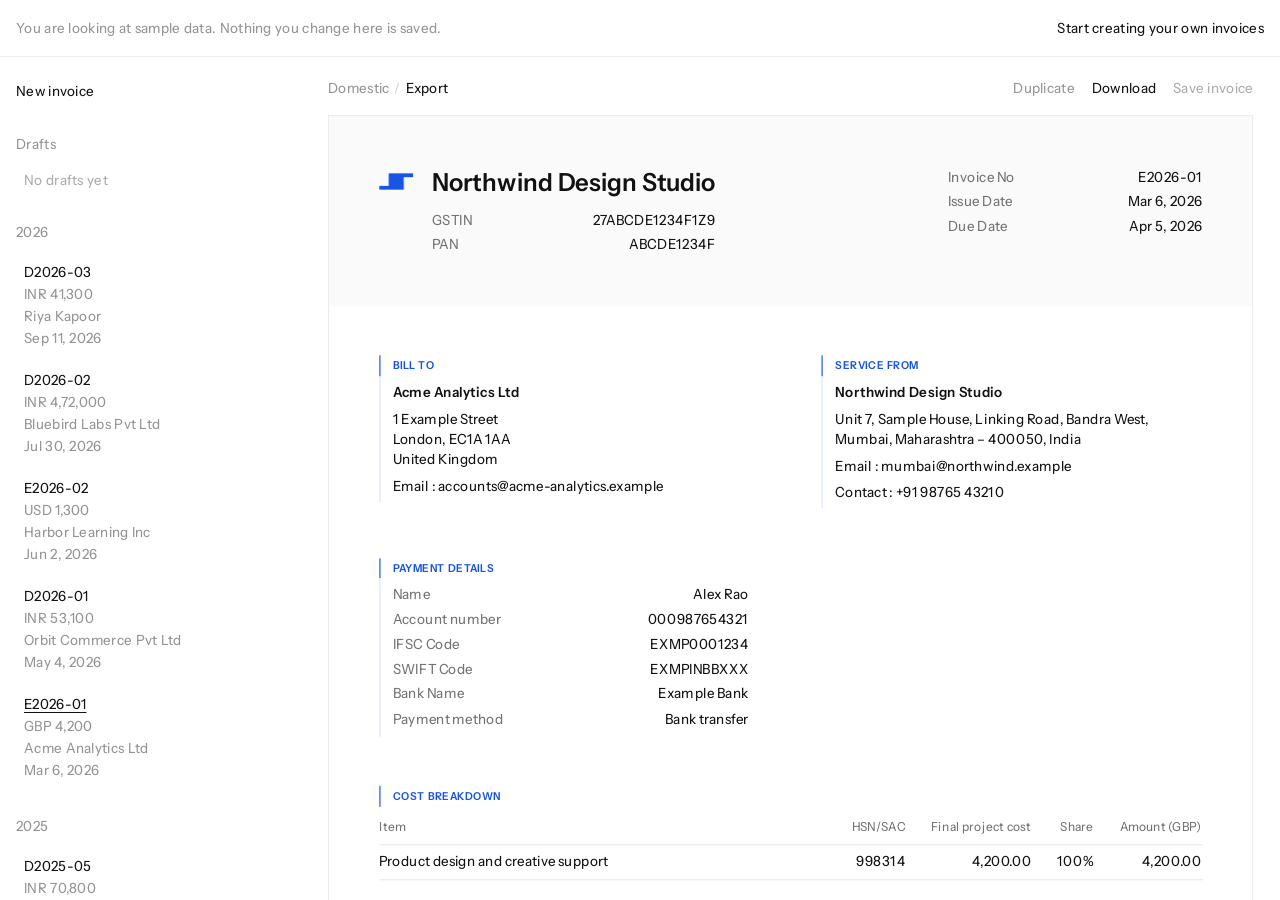
<file: invoices.html>
<!doctype html>
<html lang="en">
<head>
<meta charset="utf-8">
<meta name="viewport" content="width=device-width, initial-scale=1">
<title>Invoices</title>
<script src="shared/analytics.js" async></script>
<link rel="icon" href="design/favicon.svg" type="image/svg+xml">
<link rel="stylesheet" href="design/tokens.css">
<link rel="stylesheet" href="design/base.css">
<link rel="stylesheet" href="design/components.css">
<style>
@page { size: A4; margin: 0; }
/* document-only tokens for the printed page (mirrored in the Figma "Invoice template" variables) */
:root { --rule: #ebebeb; --rule-dark: #ebebeb; --tint: #dae4fb; --paper: #fafafa; --ls-body: 0.2pt; --ls-label: 0.3pt; }

/* ---------- app layout ---------- */
.app { display: grid; grid-template-columns: 300px minmax(0, 1fr); height: 100dvh; }   /* same list width as agreements.html */
.invlist { overflow: auto; background: #fff; padding: 16px; }
.main { position: relative; overflow: hidden; display: flex; flex-direction: column; }
.preview { position: relative; flex: 1; overflow: auto; padding: 16px 28px 56px; display: flex; flex-direction: column; align-items: flex-start; gap: 12px; background: #fff; }
.preview > * { margin-left: auto; margin-right: auto; }
.scaleBox { position: relative; flex: none; }
.scale { transform-origin: top left; }
.pv-tools { flex: none; z-index: 2; display: flex; align-items: center; justify-content: space-between; gap: 8px; }

/* ---------- the invoice page (units in pt, 1:1 with Figma/A4) ---------- */
.page {
  width: 595pt; min-height: 842pt; background: #fff; color: var(--ink);
  font-family: 'Instrument Sans', sans-serif; font-variation-settings: 'wdth' var(--wdth);
  font-size: 9pt; line-height: 14pt; letter-spacing: var(--ls-body); font-weight: 450; display: flex; flex-direction: column;
  border: 1px solid var(--line);
  transition: opacity .15s ease;
  -webkit-print-color-adjust: exact; print-color-adjust: exact;
}
.page.fading { opacity: 0; }
.page p { margin: 0; }
.pg-header { background: var(--paper); padding: 32pt; display: flex; justify-content: space-between; align-items: flex-start; }
.pg-brand { display: flex; gap: 12pt; align-items: flex-start; }
.pg-logo { height: 20pt; display: flex; align-items: center; } /* matches the 20pt company line */
.pg-logo img { width: 21.9pt; height: 10pt; display: block; object-fit: contain; }
.pg-brand-text { display: flex; flex-direction: column; gap: 8pt; }
.pg-company { font-weight: 600; font-size: 16pt; line-height: 20pt; letter-spacing: 0; white-space: nowrap; }
.kv { display: flex; flex-direction: column; gap: 2pt; font-size: 9pt; line-height: 14pt; }
.kv-row { display: flex; align-items: flex-start; }
.kv-row .k { color: var(--muted); white-space: nowrap; }
.kv-row .v { flex: 1; min-width: 0; text-align: right; padding-left: 12pt; }
.kv-row .pct { width: 57pt; text-align: right; }
.pg-meta { width: 164pt; }
.pg-body { padding: 32pt; display: flex; flex-direction: column; gap: 32pt; flex: 1; }
.pg-row2 { display: flex; gap: 40pt; align-items: flex-start; }
.pg-row2 > .block { flex: 1; min-width: 0; }
.pg-row2 > .block.half { flex: none; width: 237.5pt; }
.block-label { border-left: 1pt solid var(--accent); padding-left: 8pt; font-size: 7pt; line-height: 13pt; font-weight: 629; letter-spacing: var(--ls-label); text-transform: uppercase; color: var(--accent); }
.block-data { border-left: 1pt solid var(--tint); padding: 4pt 0 4pt 8pt; display: flex; flex-direction: column; gap: 4pt; font-size: 9pt; line-height: 13pt; }
.block-data p { white-space: pre-line; overflow-wrap: anywhere; }
.block-data .name { font-weight: 600; }
.block-data .gap { margin-top: 10pt; }
.rates { display: flex; flex-direction: column; align-items: flex-end; }
.rates .block-label { width: 100%; }
.tbl { width: 100%; border-collapse: collapse; table-layout: auto; }
.tbl th, .tbl td { padding-left: 16pt; text-align: right; white-space: nowrap; vertical-align: middle; font-weight: inherit; }
.tbl .c-item { padding-left: 0; width: 100%; text-align: left; white-space: pre-line; overflow-wrap: anywhere; }
.t-head th { padding-top: 8pt; padding-bottom: 4pt; border-bottom: 0.5pt solid var(--rule-dark); font-size: 8pt; line-height: 12pt; color: var(--muted); }
.t-row td { padding-top: 4pt; padding-bottom: 4pt; border-bottom: 0.5pt solid var(--rule); font-size: 9pt; line-height: 14pt; }
/* summary table: same head and row styles as the items table, half the page wide, right-aligned */
.sum-wrap { width: 100%; display: flex; justify-content: flex-end; padding-top: 16pt; }
.tbl.sum { width: 237.5pt; flex: none; }
.tbl.sum .c-item { white-space: nowrap; }
.t-total td { padding-top: 8pt; font-size: 9pt; line-height: 14pt; vertical-align: baseline; border-top: 0.5pt solid var(--rule-dark); }
.t-total.alone td { border-top: 0; }   /* no tax: the total stands on its own, no rule above */
.t-total td:last-child { font-weight: 700; font-size: 14pt; line-height: 14pt; }
.pg-foot { flex: 1; display: flex; justify-content: space-between; align-items: flex-end; }
.pg-foot .half { width: 237.5pt; }
.sig { display: flex; flex-direction: column; align-items: center; }
.sig img, .sig-blank { width: 111pt; height: 57pt; display: block; object-fit: contain; }
.sig-name { border-top: 0.5pt solid var(--rule); padding-top: 4pt; text-align: center; white-space: nowrap; }
.sig-name .n { font-weight: 600; font-size: 9pt; line-height: 14pt; color: var(--ink); }
.sig-name .s { font-size: 8pt; line-height: 13pt; color: var(--muted); }

/* in-place editing chrome (screen only) */
.block { position: relative; }
.page.editable .ed { cursor: text; outline: none; padding: 0 2px; margin: 0 -2px; border-radius: var(--radius); background: transparent; transition: background-color var(--t-hover); -webkit-box-decoration-break: clone; box-decoration-break: clone; }
.page.editable .ed:hover, .page.editable .ed:focus { background: var(--fill-hover); }
.page.editable .ed:empty::before { content: '\00a0'; }
.page.editable .c-item > .ed { display: block; min-height: 1lh; }
.page.editable .ed:focus { outline: none; caret-color: var(--accent); }
.page .blk-chip, .page .ghost, .page .model-tabs, .page .row-x, .page .t-add, .page .pg-chips { display: none; }
.page.editable .blk-chip { display: inline-flex; position: absolute; top: 0; right: 0; font: inherit; font-size: 9pt; line-height: 14pt; padding: 0; border: 0; background: none; color: var(--ink-secondary); cursor: pointer; opacity: 0; transition: opacity var(--t-hover), color var(--t-hover); letter-spacing: inherit; }
/* secondary: hidden until the block is hovered, dimmed while it is, full on its own hover, never underlined */
.page.editable .block:hover .blk-chip { opacity: 1; }
.page.editable .block:hover .blk-chip:hover { color: var(--ink-primary); text-decoration: underline; text-underline-offset: var(--underline); }
.page.editable .ghost { display: inline-flex; font: inherit; font-size: 9pt; line-height: 14pt; letter-spacing: inherit; color: var(--ink-secondary); background: none; border: 0; padding: 0; cursor: pointer; opacity: 0; transition: opacity var(--t-hover), color var(--t-hover); }
.page.editable:hover .ghost, .page.editable .ghost.show { opacity: 1; }
.page.editable .ghost:hover { color: var(--ink-primary); text-decoration: underline; text-underline-offset: var(--underline); }
.ghost-host { display: flex; align-items: flex-start; }
.pg-meta { position: relative; }
.page.editable .ed[data-kind=date] { cursor: pointer; }
.rates { position: relative; }
.page.editable .model-tabs { display: inline-flex; gap: 0.35em; margin-left: 12pt; vertical-align: top; height: 13pt; align-items: center; opacity: 0; }
.page.editable .model-tabs > * + *::before { content: '/'; display: inline-block; color: var(--line-strong); margin-right: 0.35em; pointer-events: none; }
.page.editable .rates:hover .model-tabs { opacity: 1; }
.page.editable .model-tabs button { font: inherit; font-size: 9pt; line-height: 13pt; letter-spacing: var(--ls-body); font-weight: 450; text-transform: none; padding: 0; border: 0; background: transparent; color: var(--ink-secondary); transition: color var(--t-hover); cursor: pointer; }
.page.editable .model-tabs button:hover, .page.editable .model-tabs button.on { color: var(--ink-primary); }
.page.editable .model-tabs button.on { pointer-events: none; cursor: default; }
.page.editable .t-row::after { content: ''; position: absolute; left: 100%; top: 0; bottom: 0; width: 24pt; z-index: 0; }
.t-row { position: relative; }
.page.editable .row-x { display: flex; align-items: center; justify-content: center; position: absolute; right: -20pt; top: 50%; transform: translateY(-50%); width: 16px; height: 16px; line-height: 1; border: 0; background: none; color: var(--ink-secondary); cursor: pointer; opacity: 0; padding: 0; z-index: 1; transition: opacity var(--t-hover), color var(--t-hover); }
.page.editable .row-x:hover { opacity: 1; color: var(--ink-primary); }
.page.editable .t-row:hover .row-x { opacity: 1; }
.page.editable .t-row:hover .row-x:hover { color: var(--ink-primary); }
.page.editable .t-add { display: block; position: absolute; left: 0; top: 100%; padding: 4pt 0; line-height: 16pt; opacity: 0; }
.page.editable .rates:hover .t-add { opacity: 1; }
.t-add-host { position: relative; width: 100%; }
.page.editable .t-add .ghost { padding: 0; line-height: 16pt; }


@media print {
  html, body { background: #fff; height: auto; overflow: visible; }
  .blk-chip, .ghost, .ghost-host, .model-tabs, .row-x, .t-add, .pg-chips, .pv-tools, .pop, .toast, .banner, dialog { display: none !important; }
  .ed { outline: none !important; background: none !important; padding: 0 !important; margin: 0 !important; }
  .app, body.has-banner .app { display: block; height: auto; padding-top: 0; }   /* the banner reserves 57px above the app on screen; on paper that pushed the last lines onto a second sheet */
  .invlist { display: none !important; }
  .main { display: block; overflow: visible; height: auto; }
  .preview { display: block !important; padding: 0; overflow: visible; }
  .scaleBox { width: auto !important; height: auto !important; }
  .scale { transform: none !important; }
  .page { border: 0; min-height: 841pt; }   /* A4 is 841.89pt; 842pt spills the last line onto a second sheet */
  /* Chrome rounds any border thinner than 1px up to a full pixel when printing, so the 0.5pt rules came out 0.75pt.
     Keep the borders for layout but make them transparent, and draw each rule as a 1px box scaled to 0.5pt: transforms keep their fraction. */
  .t-head th, .t-row td, .t-total td, .sig-name { border-color: transparent; position: relative; }
  .t-head th::after, .t-row td::after, .t-total td::before, .sig-name::before { content: ""; position: absolute; left: 0; right: 0; height: 1px; background: var(--rule); transform: scaleY(.6667); }
  .t-head th::after, .t-row td::after { bottom: -0.5pt; transform-origin: bottom; }
  .t-total td::before, .sig-name::before { top: -0.5pt; transform-origin: top; }
  .t-head th::after, .t-total td::before { background: var(--rule-dark); }
  .t-total.alone td::before { display: none; }
}
</style>
</head>
<body class="desktop-only">
<!-- a phone cannot show a full-size document beside a list, so it gets this instead (see components.css) -->
<div class="small-screen">
  <div class="mark" aria-hidden="true"></div>
  <p>This tool needs a desktop. The document is shown at full size next to your list, which does not fit a phone.</p>
</div>
<div class="app" id="app">
  <aside class="invlist" id="invlist"></aside>

  <main class="main">
    <div class="preview" id="preview">
      <div class="pv-tools" id="pvTools">
        <span id="pvSeg"></span>
        <span class="actions">
          <button class="btn" id="btnDel">Delete</button>
          <button class="btn secondary" id="btnDup">Duplicate</button>
          <button class="btn secondary" id="btnPdf" title="Save the invoice and download it as a PDF">Download</button>
          <button class="btn" id="btnSave">Save invoice</button>
        </span>
      </div>
      <div class="scaleBox" id="scaleBox"><div class="scale" id="scale"><div class="page" id="page"></div></div></div>
    </div>
  </main>

</div>
<script src="design/ui.js"></script>
<script src="shared/dataset.js"></script>
<script src="design/store.js"></script>
<script>dataset.loadFiles('invoices', 'parties');</script>
<script src="shared/parties.js"></script>
<script>
/* ======================= basics ======================= */
const LS_KEY = dataset.key('scs-invoices-own');   // only the user's own data is saved; the sample set lives in the seeds (shared/dataset.js)
let disk = null; // folder store, attached after first render
const GST_RATE = 18;
const uid = () => Date.now().toString(36) + Math.random().toString(36).slice(2, 7);
// Local-date helpers. toISOString() would shift to UTC and lose a day in IST.
const { isoLocal, today, addDays, fmtDate, esc, field } = ui;
const num = v => { const n = parseFloat(v); return isFinite(n) ? n : 0; };
const round2 = n => Math.round((n + Number.EPSILON) * 100) / 100;
const clone = o => JSON.parse(JSON.stringify(o));
const norm = s => String(s || '').trim().toLowerCase();

// GSTIN state codes (first two digits)
const STATE_CODES = { '01': 'Jammu and Kashmir', '02': 'Himachal Pradesh', '03': 'Punjab', '04': 'Chandigarh', '05': 'Uttarakhand', '06': 'Haryana', '07': 'Delhi', '08': 'Rajasthan', '09': 'Uttar Pradesh', '10': 'Bihar', '11': 'Sikkim', '12': 'Arunachal Pradesh', '13': 'Nagaland', '14': 'Manipur', '15': 'Mizoram', '16': 'Tripura', '17': 'Meghalaya', '18': 'Assam', '19': 'West Bengal', '20': 'Jharkhand', '21': 'Odisha', '22': 'Chhattisgarh', '23': 'Madhya Pradesh', '24': 'Gujarat', '26': 'Dadra and Nagar Haveli and Daman and Diu', '27': 'Maharashtra', '29': 'Karnataka', '30': 'Goa', '31': 'Lakshadweep', '32': 'Kerala', '33': 'Tamil Nadu', '34': 'Puducherry', '35': 'Andaman and Nicobar Islands', '36': 'Telangana', '37': 'Andhra Pradesh', '38': 'Ladakh' };
const stateFromGstin = g => STATE_CODES[String(g || '').trim().slice(0, 2)] || '';

// Amounts always print with the ISO code ("INR 40,800"); INR groups in lakhs, the rest in thousands.
const CURRENCIES = {
  INR: { name: 'INR (Indian rupee)', code: 'INR', grouping: 'indian' },
  USD: { name: 'USD (US dollar)', code: 'USD', grouping: 'western' },
  EUR: { name: 'EUR (Euro)', code: 'EUR', grouping: 'western' },
  GBP: { name: 'GBP (Pound sterling)', code: 'GBP', grouping: 'western' },
};
const curKey = c => (c && CURRENCIES[c.code]) ? c.code : 'INR';
// Any ISO code is allowed; INR groups in lakhs, everything else in thousands.
const curFor = code => { code = String(code || 'INR').toUpperCase().replace(/[^A-Z]/g, '').slice(0, 3) || 'INR'; return CURRENCIES[code] ? { ...CURRENCIES[code] } : { name: code, code, grouping: 'western' }; };

/* Pricing models = which columns the cost table shows and how a row's amount is computed. */
// Models with `keys` link three numbers. Whichever of the three you edited least recently is the one that gets recalculated
// (r.edited remembers the order), so the two you typed last are always preserved.
const MODELS = {
  hourly: { name: 'Billed hours × hourly rate', tab: 'Hourly', keys: ['qty', 'rate', 'amount'], defaultEdited: ['rate', 'qty'], // untouched items: amount is derived; editing the amount changes the rate, hours stay
    cols: [{ key: 'rate', label: c => `Hourly rate (${c.code})`, w: 73, type: 'number', render: (r, c) => fmtNum(num(r.rate), c.grouping, 'always') },
           { key: 'qty', label: 'Billed hours', w: 64, type: 'number', render: r => fmtNum(num(r.qty), 'western', 'auto') }],
    solve: (r, k) => { if (k === 'amount') r.amount = round2(num(r.qty) * num(r.rate)); else if (k === 'qty') r.qty = num(r.rate) ? round2(num(r.amount) / num(r.rate)) : 0; else r.rate = num(r.qty) ? round2(num(r.amount) / num(r.qty)) : 0; } },
  weekly: { name: 'Weeks × weekly rate', tab: 'Weekly', keys: ['qty', 'rate', 'amount'], defaultEdited: ['rate', 'qty'],
    cols: [{ key: 'rate', label: c => `Weekly rate (${c.code})`, w: 73, type: 'number', render: (r, c) => fmtNum(num(r.rate), c.grouping, 'always') },
           { key: 'qty', label: 'Billed weeks', w: 64, type: 'number', render: r => fmtNum(num(r.qty), 'western', 'auto') }],
    solve: (r, k) => { if (k === 'amount') r.amount = round2(num(r.qty) * num(r.rate)); else if (k === 'qty') r.qty = num(r.rate) ? round2(num(r.amount) / num(r.rate)) : 0; else r.rate = num(r.qty) ? round2(num(r.amount) / num(r.qty)) : 0; } },
  share: { name: 'Share of a final project cost', tab: 'Share', keys: ['base', 'share', 'amount'], defaultEdited: ['base', 'share'], // editing the amount changes the project cost, share stays
    cols: [{ key: 'base', label: 'Final project cost', w: 73, type: 'number', render: (r, c) => fmtNum(num(r.base), c.grouping, 'always') },
           { key: 'share', label: 'Share', w: 64, type: 'number', render: r => fmtPct(r.share, 0) }],
    solve: (r, k) => { if (k === 'amount') r.amount = round2(num(r.base) * num(r.share) / 100); else if (k === 'base') r.base = num(r.share) ? round2(num(r.amount) / (num(r.share) / 100)) : 0; else r.share = num(r.base) ? round2(num(r.amount) / num(r.base) * 100) : 0; } },
};
// Note that `key` was just edited, then recompute the field edited longest ago.
function markEdited(r, model, key) {
  const M = MODELS[model]; if (!M?.keys) return;
  r.edited = (r.edited || []).filter(k => k !== key && M.keys.includes(k)); r.edited.push(key);
  recalc(r, model);
}
function derivedKey(r, model) { const M = MODELS[model]; if (!M?.keys) return null; const ed = r.edited || []; return M.keys.filter(k => !ed.includes(k)).concat(ed.filter(k => M.keys.includes(k)))[0]; }
function recalc(r, model) { const M = MODELS[model]; if (!M?.keys) return; M.solve(r, derivedKey(r, model)); }
const itemAmount = (r, model) => { const rr = { ...r }; recalc(rr, model); return num(rr.amount); };

/* ======================= seed data ======================= */
const SEED = {   // mock data: every name, number and address here is made up. Clients and issuers live in shared/parties.js.
  banks: [
    { id: 'bank-example-co', label: 'Example Bank (company)', paymentMethod: '', rows: [
      { label: 'Company name', value: 'Northwind Design Studio' }, { label: 'Acc. holder name', value: 'Alex Rao' }, { label: 'Acc. number', value: '000123456789' },
      { label: 'IFSC Code', value: 'EXMP0001234' }, { label: 'SWIFT Code', value: 'EXMPINBBXXX' }, { label: 'Bank Name', value: 'Example Bank' }] },
    { id: 'bank-example', label: 'Example Bank (personal)', paymentMethod: 'Bank transfer', rows: [
      { label: 'Name', value: 'Alex Rao' }, { label: 'Account number', value: '000987654321' }, { label: 'IFSC Code', value: 'EXMP0001234' },
      { label: 'SWIFT Code', value: 'EXMPINBBXXX' }, { label: 'Bank Name', value: 'Example Bank' }] },
    { id: 'bank-sample', label: 'Sample Bank', paymentMethod: 'Bank transfer (via a payroll provider)', rows: [
      { label: 'Name', value: 'Alex Rao' }, { label: 'Account number', value: '111122223333' }, { label: 'IFSC Code', value: 'SMPL0000001' },
      { label: 'SWIFT Code', value: 'SMPLINBB001' }, { label: 'Bank Name', value: 'Sample Bank' }] },
  ],
};
// A snapshot is the profile's data copied into the invoice, so later profile edits don't rewrite old invoices.
const snapshot = p => { const { id, ...rest } = clone(p); rest.profileId = id; return rest; };
function seedInvoices() {
  const I = id => snapshot(parties.SEED.issuers.find(x => x.id === id));
  const B = id => snapshot(SEED.banks.find(x => x.id === id));
  const C = id => snapshot(parties.SEED.clients.find(x => x.id === id));
  const cur = k => ({ ...CURRENCIES[k] });
  const base = n => ({ id: 'seed-' + n, additional: '', note: '', createdAt: Date.now(), updatedAt: Date.now() });
  return [
    { ...base(1), number: 'E2026-01', series: 'E', issueDate: '2026-03-06', dueDate: '2026-04-05', client: C('cl-acme'), issuer: I('iss-mh'), bank: B('bank-example'),
      currency: cur('GBP'), model: 'fixed', items: [{ desc: 'Product design and creative support', hsn: '998314', rateText: 'Fixed amount', amount: 4200 }] },
    { ...base(2), number: 'E2025-01', series: 'E', issueDate: '2025-05-14', dueDate: '2025-06-13', client: C('cl-acme'), issuer: I('iss-mh'), bank: B('bank-example'),
      currency: cur('GBP'), model: 'fixed', items: [{ desc: 'Product design and creative support', hsn: '998314', rateText: 'Fixed amount', amount: 5600 }, { desc: 'Reimbursement', hsn: '-', rateText: 'Fixed amount', amount: 90 }] },
    { ...base(3), number: 'D2026-03', series: 'D', issueDate: '2026-09-11', dueDate: '2026-10-11', client: C('cl-riya'), issuer: I('iss-ka'), bank: B('bank-example-co'),
      currency: cur('INR'), model: 'share', items: [{ desc: 'Product design for a portfolio app', hsn: '998314', base: 70000, share: 50 }] },
    { ...base(4), number: 'D2026-02', series: 'D', issueDate: '2026-07-30', dueDate: '2026-08-29', client: C('cl-bluebird'), issuer: I('iss-ka'), bank: B('bank-example-co'),
      currency: cur('INR'), model: 'hourly', items: [{ desc: 'Product design for the Atlas web app', hsn: '998314', rate: 5000, qty: 80 }] },
    { ...base(5), number: 'D2026-01', series: 'D', issueDate: '2026-05-04', dueDate: '2026-05-19', client: C('cl-orbit'), issuer: I('iss-mh'), bank: { ...B('bank-sample'), paymentMethod: 'Bank transfer' },
      currency: cur('INR'), model: 'fixed', additional: 'Total fixed compensation: ₹1,50,000 + 18% GST\n\nPayment breakdown: 30% + 50% + 20%',
      items: [{ desc: 'Product design & Design support\n(Design system)', hsn: '998314', rateText: '30%', amount: 45000 }] },
    { ...base(6), number: 'E2026-02', series: 'E', issueDate: '2026-06-02', dueDate: '2026-07-02', client: C('cl-harbor'), issuer: I('iss-mh'), bank: { ...B('bank-sample'), paymentMethod: 'International transfer' },
      currency: cur('USD'), model: 'hourly', additional: 'May 2, 2026 - June 1, 2026\n\nMonth of service: May', note: 'Please transfer the fee to the account above.',
      items: [{ desc: 'Product design and creative support', hsn: '998314', qty: 20, rate: 65 }] },
    // 2025
    { ...base(7), number: 'D2025-01', series: 'D', issueDate: '2025-01-20', dueDate: '2025-02-19', client: C('cl-bluebird'), issuer: I('iss-ka'), bank: B('bank-example-co'),
      currency: cur('INR'), model: 'hourly', items: [{ desc: 'Product design for the Atlas web app, discovery', hsn: '998314', rate: 4500, qty: 60 }] },
    { ...base(8), number: 'D2025-02', series: 'D', issueDate: '2025-03-18', dueDate: '2025-04-02', client: C('cl-orbit'), issuer: I('iss-mh'), bank: B('bank-example-co'),
      currency: cur('INR'), model: 'share', items: [{ desc: 'Storefront redesign, first milestone', hsn: '998314', base: 120000, share: 50 }] },
    { ...base(9), number: 'D2025-03', series: 'D', issueDate: '2025-06-25', dueDate: '2025-07-25', client: C('cl-riya'), issuer: I('iss-mh'), bank: B('bank-example-co'),
      currency: cur('INR'), model: 'weekly', items: [{ desc: 'Design support for a portfolio app', hsn: '998314', rate: 30000, qty: 4 }] },
    { ...base(10), number: 'E2025-02', series: 'E', issueDate: '2025-08-12', dueDate: '2025-09-11', client: C('cl-lumen'), issuer: I('iss-mh'), bank: B('bank-sample'),
      currency: cur('USD'), model: 'hourly', items: [{ desc: 'Product design for the checkout flow', hsn: '998314', rate: 60, qty: 32 }] },
    { ...base(11), number: 'D2025-04', series: 'D', issueDate: '2025-09-30', dueDate: '2025-10-30', client: C('cl-bluebird'), issuer: I('iss-ka'), bank: B('bank-example-co'),
      currency: cur('INR'), model: 'hourly', items: [{ desc: 'Product design for the Atlas web app, interface design', hsn: '998314', rate: 4800, qty: 72 }] },
    { ...base(12), number: 'E2025-03', series: 'E', issueDate: '2025-10-15', dueDate: '2025-11-14', client: C('cl-harbor'), issuer: I('iss-mh'), bank: B('bank-sample'),
      currency: cur('USD'), model: 'weekly', items: [{ desc: 'Design sprint for the course builder', hsn: '998314', rate: 1500, qty: 3 }] },
    { ...base(13), number: 'D2025-05', series: 'D', issueDate: '2025-12-10', dueDate: '2025-12-25', client: C('cl-orbit'), issuer: I('iss-mh'), bank: B('bank-example-co'),
      currency: cur('INR'), model: 'share', items: [{ desc: 'Storefront redesign, final milestone', hsn: '998314', base: 120000, share: 50 }] },
  ];
}

/* ======================= state ======================= */
// state.invoices = saved history. state.drafts = new invoices not yet saved. state.edits = working copies of saved
// invoices with pending changes, keyed by id. state.currentId points at whichever the editor and preview show.
let state;
// One-time cleanup: remove everything saved under earlier storage keys, including the mock data that used to be saved.
// Your own data now lives under the -own keys (see shared/dataset.js); the sample data is never saved at all.
try { if (!localStorage.getItem('scs-cleanup-2')) { ['scs-invoices-v1', 'scs-invoices-v2', 'scs-contracts-v1', 'scs-invoices-demo', 'scs-contracts-demo', 'scs-parties', 'scs-open-sections'].forEach(k => localStorage.removeItem(k)); localStorage.setItem('scs-cleanup-2', '1'); } } catch (e) {}
function load() { loadOwn(); sharedParties(state); }
// Clients and issuers are shared with agreements.html (shared/parties.js); older saves kept them here and are merged in.
function sharedParties(s) {
  parties.bind(s);
  for (const c of s.clients) { if (!c.currency) c.currency = 'INR'; if (!c.state && c.gstin) c.state = stateFromGstin(c.gstin); if (!c.country) c.country = 'India'; }
}
function loadOwn() {
  // the sample data set: seeds every time, never read from or written to storage
  if (dataset.mock) { state = { banks: clone(SEED.banks), invoices: seedInvoices(), drafts: [], edits: {}, currentId: null }; migrateModels(state); state.currentId = state.invoices[0].id; return; }
  // the data folder's own file (data/invoices.js) is the source; the browser buffer wins only if it is newer
  const file = window.__scs?.invoices || null, buf = dataset.buffer.read(LS_KEY);
  const src = buf && (!file || (buf.savedAt || 0) > (file.savedAt || 0)) ? buf : file;
  if (src) { state = clone(src); migrateWorking(state); migrateModels(state); return; }
  state = { banks: clone(SEED.banks), invoices: [], drafts: [], edits: {}, currentId: null };   // your own set starts empty
}
// Older saves had a single state.working = { inv, savedId }.
function migrateWorking(s) {
  if (s.drafts) return;
  s.drafts = []; s.edits = {}; s.currentId = null;
  const w = s.working; delete s.working;
  if (!w?.inv) return;
  if (w.savedId) { s.currentId = w.savedId; const saved = s.invoices.find(i => i.id === w.savedId); if (saved && JSON.stringify(saved) !== JSON.stringify(w.inv)) s.edits[w.savedId] = w.inv; }
  else { s.drafts.push(w.inv); s.currentId = w.inv.id; }
}
// Models removed on 2026-09-12: map saved invoices onto the nearest remaining one.
function migrateModels(s) {
  const all = [...(s.invoices || []), ...(s.drafts || []), ...Object.values(s.edits || {})];
  for (const inv of all) {
    if (inv.model === 'hourlyRate') inv.model = 'hourly';
    // fixed-amount invoices become a 100% share of the amount, which prints the same total
    if (inv.model === 'plain' || inv.model === 'percentage' || inv.model === 'fixed' || !MODELS[inv.model]) { inv.model = 'share'; for (const r of inv.items) { if (r.base == null) { r.base = num(r.amount); r.share = 100; r.edited = ['base', 'share']; } } }
    if (inv.dueDays === undefined) inv.dueDays = inferDueDays(inv);
    inv.currency = curFor(inv.currency?.code);
    for (const r of inv.items) { const M = MODELS[inv.model]; if (M?.keys && !r.edited) r.edited = [...M.defaultEdited]; recalc(r, inv.model); }
  }
  for (const c of (s.clients || [])) if (!c.currency) c.currency = 'INR';
}
function save() {
  if (dataset.mock) return;   // nothing in the sample data set is saved
  // drop working copies that match the saved version, so `edits` only holds real changes
  for (const [id, e] of Object.entries(state.edits)) { const sv = state.invoices.find(i => i.id === id); if (!sv || printable(sv) === printable(e)) delete state.edits[id]; }
  state.savedAt = Date.now();
  // the data folder is the home for this; the browser only buffers it until the folder copy is written
  dataset.buffer.through(LS_KEY, state, disk ? disk.save() : false);
  parties.save();   // writes only if a client or issuer changed
}
const draftOf = id => state.drafts.find(d => d.id === id) || null;
const savedById = id => state.invoices.find(i => i.id === id) || null;
const savedOf = () => savedById(state.currentId);
// the editable object for the current invoice: the draft itself, or a lazily created working copy of the saved one
const working = () => { const d = draftOf(state.currentId); if (d) return d; const sv = savedOf(); if (!sv) return null; if (!state.edits[sv.id]) state.edits[sv.id] = clone(sv); return state.edits[sv.id]; };
// Only what prints counts as a change: bookkeeping (remembered numbers, edit order, timestamps) is ignored.
const printable = inv => { const c = clone(inv); delete c.numbers; delete c.updatedAt; delete c.savedAt; for (const r of c.items || []) delete r.edited; return JSON.stringify(c); };
const isDirtyId = id => draftOf(id) ? true : !!(state.edits[id] && savedById(id) && printable(state.edits[id]) !== printable(savedById(id)));
const isDirty = () => isDirtyId(state.currentId);

/* ======================= tax and series rules ======================= */
const isExport = inv => norm(inv.client?.country) !== 'india';
const deriveSeries = inv => isExport(inv) ? 'E' : 'D';
function deriveTax(inv) {
  if (isExport(inv)) return { kind: 'export', why: `Client is outside India (${inv.client.country || 'country not set'}), so this is an export invoice: no GST, no tax row.`, rows: [] };
  const a = norm(inv.client.state), b = norm(inv.issuer.state);
  if (!a || !b) return { kind: 'unknown', why: `Set the state on ${!a ? 'the client' : 'the issuer'} to work out CGST/SGST vs IGST. Defaulting to IGST ${GST_RATE}%.`, rows: [{ label: 'IGST (Tax)', pct: GST_RATE }] };
  if (a === b) return { kind: 'intra', why: `Both parties are in ${inv.client.state}, so CGST ${GST_RATE / 2}% + SGST ${GST_RATE / 2}%.`, rows: [{ label: 'CGST (Tax)', pct: GST_RATE / 2 }, { label: 'SGST (Tax)', pct: GST_RATE / 2 }] };
  return { kind: 'inter', why: `${inv.issuer.state} to ${inv.client.state} is inter-state, so IGST ${GST_RATE}%.`, rows: [{ label: 'IGST (Tax)', pct: GST_RATE }] };
}
// Keep the series and number in step with the client's country, but leave hand-typed numbers alone.
function syncSeries(inv) {
  if (!isExport(inv)) inv.currency = curFor('INR');
  const s = deriveSeries(inv);
  if (inv.series === s) return false;
  const wasAuto = !inv.number || new RegExp('^' + inv.series + '\\d{4}-\\d+$').test(inv.number);
  inv.numbers = inv.numbers || {}; if (inv.number) inv.numbers[inv.series] = inv.number;
  inv.series = s;
  if (wasAuto) inv.number = inv.numbers[s] || nextNumber(s, +(inv.issueDate || '').slice(0, 4) || new Date().getFullYear(), inv.id);
  return true;
}

/* ======================= formatting and totals ======================= */
function fmtNum(n, grouping = 'indian', decimals = 'auto') {
  const neg = n < 0; n = Math.abs(n);
  let [int, dec] = n.toFixed(2).split('.');
  if (grouping === 'indian') {
    const last3 = int.slice(-3), rest = int.slice(0, -3);
    int = rest ? rest.replace(/\B(?=(\d{2})+(?!\d))/g, ',') + ',' + last3 : last3;
  } else {
    int = int.replace(/\B(?=(\d{3})+(?!\d))/g, ',');
  }
  const showDec = decimals === 'always' || (decimals === 'auto' && dec !== '00');
  return (neg ? '-' : '') + int + (showDec ? '.' + dec : '');
}
const fmtMoney = (n, c, decimals = 'always') => `${c.code} ${fmtNum(n, c.grouping, decimals)}`;
const fmtSigned = (n, c) => (n < 0 ? '-' : '+') + fmtMoney(Math.abs(n), c);
const fmtPct = (v, d = 2) => `${num(v).toFixed(d)}%`;
const amountHeader = c => `Amount (${c.code})`;

// Work backwards from a wanted total: strip the tax, then scale every item so they add up.
function setTotal(inv, wantTotal) {
  const rate = deriveTax(inv).rows.reduce((s, t) => s + t.pct, 0);
  const target = round2(wantTotal / (1 + rate / 100));
  const amt = r => itemAmount(r, inv.model);
  const cur = inv.items.reduce((s, r) => s + amt(r), 0);
  // setting an amount counts as editing it, so the linked field edited longest ago is what gives way
  const apply = (r, a) => { r.amount = round2(a); markEdited(r, inv.model, 'amount'); };
  if (!inv.items.length) inv.items.push({ desc: 'Product Design & Creative Support', hsn: '998314', rateText: 'Fixed amount', amount: 0 });
  if (cur > 0) inv.items.forEach(r => apply(r, amt(r) * target / cur));
  else { inv.items.forEach(r => apply(r, 0)); apply(inv.items[0], target); }
  const got = inv.items.reduce((s, r) => s + amt(r), 0);
  if (Math.abs(got - target) >= 0.005) apply(inv.items[0], amt(inv.items[0]) + (target - got));
}
function compute(inv) {
  const items = inv.items.map(r => ({ ...r, _amt: round2(itemAmount(r, inv.model)) }));
  const subtotal = round2(items.reduce((s, r) => s + r._amt, 0));
  const tax = deriveTax(inv);
  const taxRows = tax.rows.map(t => ({ ...t, amt: round2(subtotal * t.pct / 100) }));
  const exact = round2(subtotal + taxRows.reduce((s, t) => s + t.amt, 0));
  const total = Math.round(exact);
  const rounding = round2(total - exact); // shown as its own line when the total had paise
  return { items, subtotal, taxRows, exact, rounding, total, tax };
}

/* ======================= invoice page ======================= */
function renderPage() {
  const inv = working();
  const page = document.getElementById('page');
  if (!inv) { ensureWorking(); return renderPage(); }
  const c = inv.currency, M = MODELS[inv.model] || MODELS.share, { items, subtotal, taxRows, rounding, total } = compute(inv);
  // ed() marks a printed value as editable in place: data-edit is the path into the invoice, data-kind how to edit it
  const editable = pageEditable();
  const ed = (path, kind, html, cls = '') => `<span class="ed ${cls}" data-edit="${path}" data-kind="${kind}"${editable && kind !== 'date' ? ' contenteditable="plaintext-only" spellcheck="false"' : ''}>${html}</span>`;
  const curChips = '';
  const modelTabs = `<span class="model-tabs">${Object.entries(MODELS).map(([k, m]) => `<button type="button" data-model="${k}" class="${inv.model === k ? 'on' : ''}">${m.tab}</button>`).join('')}</span>`;
  const kv = rows => `<div class="kv">${rows.map(([k, v, path, kind]) => `<div class="kv-row"><span class="k">${esc(k)}</span><span class="v">${path ? ed(path, kind, esc(v)) : esc(v)}</span></div>`).join('')}</div>`;
  const chip = (kind, tabs) => `<button class="blk-chip" data-pick="${kind}" data-tabs="${tabs || ''}" type="button">Change</button>`;
  const ghost = (key, label) => `<button class="ghost" data-add="${key}" type="button">+ ${label}</button>`;
  const cl = inv.client, is = inv.issuer;
  const emptyLink = (kind, label) => `<button type="button" class="ghost show" data-pick="${kind}">${label}</button>`;
  const clientLines = !cl.name ? emptyLink('clients', 'Add client') : [
    `<p class="name">${esc(cl.name)}</p>`,
    cl.address ? `<p>${esc(cl.address)}</p>` : '',
    cl.gstin ? `<p class="gap">GSTIN: ${esc(cl.gstin)}</p>` : '',
    cl.email ? `<p>Email : ${esc(cl.email)}</p>` : '',
  ].join('');
  const issuerLines = !is.company ? emptyLink('issuers', 'Add issuer') : [
    `<p class="name">${esc(is.company)}</p>`,
    is.address ? `<p>${esc(is.address)}</p>` : '',
    is.email ? `<p>Email : ${esc(is.email)}</p>` : '',
    is.phone ? `<p>Contact : ${esc(is.phone)}</p>` : '',
  ].join('');
  const bankRows = (inv.bank.rows || []).filter(r => r.label || r.value).map(r => [r.label, r.value]);
  if (inv.bank.paymentMethod) bankRows.push(['Payment method', inv.bank.paymentMethod]);
  const cols = M.cols.map(col => ({ ...col, _label: typeof col.label === 'function' ? col.label(c) : col.label }));
  const head = `<tr class="t-head"><th class="c-item">Item</th><th>HSN/SAC</th>${cols.map(col => `<th>${esc(col._label)}</th>`).join('')}<th>${esc(amountHeader(c))}</th></tr>`;
  const rows = items.map((r, i) => `<tr class="t-row"><td class="c-item"><button type="button" class="row-x" data-remove-item="${i}" title="Remove item"><svg viewBox="0 0 256 256" fill="currentColor" width="16" height="16"><path d="${ICONS.x}"/></svg></button>${ed(`items.${i}.desc`, 'multi', esc(r.desc))}</td><td>${ed(`items.${i}.hsn`, 'text', esc(r.hsn), 'r')}</td>${cols.map(col => `<td>${ed(`items.${i}.${col.key}`, col.type === 'number' ? 'num' : 'text', esc(col.render(r, c)), 'r')}</td>`).join('')}<td>${ed(`items.${i}.amount`, 'num', fmtNum(r._amt, c.grouping, 'always'), 'r')}</td></tr>`).join('');
  // subtotal, tax and total: their own small table with headers, right-aligned under the items
  const sumRow = (label, pct, value, cls = '') => `<tr class="t-row ${cls}"><td class="c-item">${esc(label)}</td><td>${pct}</td><td>${value}</td></tr>`;
  const taxed = taxRows.some(t => t.pct > 0);   // with no tax, the subtotal would just repeat the total
  const sumTable = `<table class="tbl sum">${!taxed ? '' : `<tr class="t-head"><th class="c-item">Summary</th><th>Rate</th><th>${esc(amountHeader(c))}</th></tr>` + [
    sumRow('Subtotal', '', esc(fmtNum(subtotal, c.grouping, 'always'))),
    ...taxRows.map(t => sumRow(t.label, fmtPct(t.pct), t.pct === 0 ? '—' : esc(fmtNum(t.amt, c.grouping, 'always')))),
    rounding ? sumRow('Rounding', '', esc(fmtSigned(rounding, c))) : '',
  ].join('')}<tr class="t-total${taxed ? '' : ' alone'}"><td class="c-item">Total</td><td></td><td>${ed('total', 'total', esc(fmtMoney(total, c, 'never')), 'r')}</td></tr></table>`;

  page.classList.toggle('editable', editable);
  const caret = `<svg class="caret-b" viewBox="0 0 256 256" fill="currentColor" width="12" height="12"><path d="${ICONS['caret-down-bold']}"/></svg>`;
  document.getElementById('pvSeg').innerHTML = `<span class="tabs">${[['D', 'Domestic'], ['E', 'Export']].map(([k, l]) => `<button type="button" data-series="${k}" class="${inv.series === k ? 'on' : ''}">${l}</button>`).join('')}</span>`;
  page.innerHTML = `
    <div class="pg-header">
      <div class="pg-brand">
        <div class="pg-logo">${ui.imgOf(is, 'logo', DEFAULT_LOGO) ? `<img src="${esc(ui.imgOf(is, 'logo', DEFAULT_LOGO))}" alt="">` : ''}</div>
        <div class="pg-brand-text">
          <div class="pg-company">${esc(is.company)}</div>
          ${kv([['GSTIN', is.gstin], ['PAN', is.pan]].filter(x => x[1]))}
        </div>
      </div>
      <div class="pg-meta">${kv([['Invoice No', inv.number, 'number', 'text'], ['Issue Date', fmtDate(inv.issueDate), 'issueDate', 'date'], ['Due Date', fmtDate(inv.dueDate), 'dueDate', 'date']])}</div>
    </div>
    <div class="pg-body">
      <div class="pg-row2">
        <div class="block">${chip('clients')}<div class="block-label">Bill to</div><div class="block-data">${clientLines}</div></div>
        <div class="block">${chip('issuers')}<div class="block-label">Service from</div><div class="block-data">${issuerLines}</div></div>
      </div>
      <div class="pg-row2">
        <div class="block half">${chip('banks')}<div class="block-label">Payment details</div><div class="block-data">${bankRows.length ? kv(bankRows) : emptyLink('banks', 'Add bank account')}</div></div>
      </div>
      <div class="rates">
        <div class="block-label">Cost breakdown${modelTabs}<span class="label-tools">${curChips}</span></div>
        <div class="t-add-host"><table class="tbl">${head}${rows || `<tr class="t-row"><td class="c-item" colspan="${3 + cols.length}"><button type="button" class="ghost show" data-add-item>Add item</button></td></tr>`}</table><div class="t-add"><button type="button" class="ghost" data-add-item>Add item</button></div></div>
        <div class="sum-wrap">${sumTable}</div>
      </div>
      <div class="pg-foot">
        <div class="half"></div>
        <div class="sig">${ui.imgOf(is, 'signature', DEFAULT_SIGNATURE) ? `<img src="${esc(ui.imgOf(is, 'signature', DEFAULT_SIGNATURE))}" alt="">` : '<div class="sig-blank"></div>'}<div class="sig-name"><div class="n">${esc(is.signatory || '')}</div><div class="s">On behalf of ${esc(is.company)}</div></div></div>
      </div>
    </div>`;
  fitPreview();
}
function fitPreview() {
  const wrap = document.getElementById('preview'), box = document.getElementById('scaleBox'), sc = document.getElementById('scale'), page = document.getElementById('page');
  const pw = 595 * 96 / 72, avail = wrap.clientWidth - 48;
  // Screen zoom only: body text is 9pt (12px), so 14/12 shows it at 14px. Print is untouched.
  const s = 14 / 12; pageScale = s; page.classList.toggle('editable', pageEditable());
  sc.style.transform = `scale(${s})`; sc.style.width = pw + 'px'; const tools = document.getElementById('pvTools'); tools.style.width = pw * s + 'px';
  box.style.width = pw * s + 'px';
  box.style.height = page.offsetHeight * s + 'px';
}
window.addEventListener('resize', fitPreview);

/* ======================= in-place editing on the page ======================= */
// Marked values are contenteditable: click, type, Enter or click away commits, Escape cancels, Tab moves on.
// Nothing swaps in or out, so the layout never jumps; only the caret shows.
let pageScale = 1;
const pageEditable = () => pageScale >= 0.5;
const getPath = (o, path) => path.split('.').reduce((a, k) => a?.[k], o);
const setPath = (o, path, v) => { const ks = path.split('.'); const last = ks.pop(); const t = ks.reduce((a, k) => a[k], o); t[last] = v; };
const parseDateText = t => { const d = new Date(t); return isNaN(d) ? null : isoLocal(d); };
let editing = null;
function commitEdit(elm, cancelled) {
  if (!editing || editing.elm !== elm) return; const { path, kind, orig, next } = editing; editing = null;
  if (cancelled) { elm.textContent = orig; return; }
  const inv = working(); const text = kind === 'multi' ? elm.innerText.replace(/\n+$/, '').trim() : elm.textContent.trim();
  if (kind === 'total') { const want = num(text.replace(/[^0-9.\-]/g, '')); if (want) setTotal(inv, want); }
  else if (kind === 'num') { setPath(inv, path, num(text.replace(/[^0-9.\-]/g, ''))); const m = path.match(/^items\.(\d+)\.(qty|rate|base|share|amount)$/); if (m) markEdited(inv.items[+m[1]], inv.model, m[2]); }
  else if (kind === 'date') { const iso = parseDateText(text); if (iso) { setPath(inv, path, iso); if (path === 'dueDate') inv.dueDays = null; if (path === 'issueDate' && inv.dueDays) inv.dueDate = addDays(iso, inv.dueDays); } }
  else { setPath(inv, path, text); if (path === 'number') syncSeries(inv); }
  for (const k of ['note', 'additional']) if (inv[k] != null && !String(inv[k]).trim()) inv[k] = '';
  touch(); buildForm();
  if (next) { const all = [...document.querySelectorAll('#page [data-edit]')]; const k = all.findIndex(e => e.dataset.edit === path); focusEdit(all[k + next]); }
}
function focusEdit(elm) { if (!elm) return; elm.focus(); const r = document.createRange(); r.selectNodeContents(elm); const sel = getSelection(); sel.removeAllRanges(); sel.addRange(r); }
const page = document.getElementById('page');
// beginEdit remembers the original text so Escape can restore it; it runs on focus, and again lazily on the first
// keystroke in case the window was not focused when the element was (focus events are skipped then).
const beginEdit = t => { if (!t || !pageEditable() || editing?.elm === t) return; editing = { elm: t, path: t.dataset.edit, kind: t.dataset.kind, orig: t.textContent, next: 0 }; };
page.addEventListener('focusin', e => beginEdit(e.target.closest?.('[data-edit]')));
page.addEventListener('focusout', e => { const t = e.target.closest?.('[data-edit]'); if (t && editing?.elm === t) commitEdit(t, false); });
page.addEventListener('keydown', e => {
  const t = e.target.closest?.('[data-edit]'); if (!t) return; beginEdit(t); if (!editing) return;
  if (e.key === 'Enter' && !(editing.kind === 'multi' && e.shiftKey)) { e.preventDefault(); commitEdit(t, false); t.blur(); }
  else if (e.key === 'Escape') { e.preventDefault(); commitEdit(t, true); t.blur(); }
  else if (e.key === 'Tab') { e.preventDefault(); editing.next = e.shiftKey ? -1 : 1; commitEdit(t, false); }
});
// Dates: a small popover with the native date picker; the due date also gets the presets.
function openDatePop(anchor) {
  const inv = working(), path = anchor.dataset.edit, isDue = path === 'dueDate';
  const before = isDue ? [el('div', { class: 'fl' }, 'After the issue date'),
    el('div', { class: 'tabs' }, [7, 15, 30, 45].map(n => el('button', { type: 'button', class: inv.dueDays === n ? 'on' : '', onclick: () => { inv.dueDays = n; inv.dueDate = addDays(inv.issueDate || today(), n); touch(); buildForm(); ui.closePop(); } }, `${n}d`))),
    el('div', { class: 'pop-sep' }), el('div', { class: 'fl' }, 'Or pick a date')] : [];
  ui.datePicker({ anchor, container: document.getElementById('preview'), value: inv[path], before, min: isDue ? inv.issueDate : undefined,
    onPick: iso => { inv[path] = iso; if (isDue) inv.dueDays = null; if (path === 'issueDate' && inv.dueDays) inv.dueDate = addDays(inv.issueDate, inv.dueDays); if (path === 'issueDate' && inv.dueDate && inv.dueDate < inv.issueDate) inv.dueDate = inv.issueDate; touch(); buildForm(); } });
}
page.addEventListener('click', e => {
  if (!pageEditable()) return;
  const dt = e.target.closest('[data-edit][data-kind="date"]'); if (dt) { openDatePop(dt); return; }
  const pick = e.target.closest('[data-pick]'); if (pick) { const tabs = pick.dataset.tabs ? pick.dataset.tabs.split(',') : undefined; openPicker(pick.dataset.pick, null, tabs); return; }
  const add = e.target.closest('[data-add]'); if (add) { const inv = working(); inv[add.dataset.add] = ' '; renderPage(); focusEdit(document.querySelector(`#page [data-edit="${add.dataset.add}"]`)); return; }
  const addItem = e.target.closest('[data-add-item]'); if (addItem) { const inv = working(); inv.items.push({ desc: 'New item', hsn: '998314', rateText: 'Fixed amount', amount: 0, edited: MODELS[inv.model]?.defaultEdited ? [...MODELS[inv.model].defaultEdited] : undefined }); touch(); buildForm(); focusEdit(document.querySelector(`#page [data-edit="items.${inv.items.length - 1}.desc"]`)); return; }
  const rm = e.target.closest('[data-remove-item]'); if (rm) { const inv = working(); inv.items.splice(+rm.dataset.removeItem, 1); touch(); buildForm(); return; }
  const ser = e.target.closest('[data-series]'); if (ser) { const inv = working(); if (inv.series !== ser.dataset.series) switchSeries(inv, ser.dataset.series); return; }
  const model = e.target.closest('[data-model]'); if (model) { const inv = working(), k = model.dataset.model, m = MODELS[k]; inv.model = k; for (const r of inv.items) { if (m.keys && !r.edited) r.edited = [...m.defaultEdited]; recalc(r, k); } touch(); buildForm(); return; }
});

/* ======================= DOM helpers ======================= */
// bind(obj, key) makes an input that writes into obj[key]. quiet: true skips the invoice re-render (used in profile forms).
function bind(obj, key, opts = {}) {
  const i = el(opts.multi ? 'textarea' : 'input', { class: 'in', type: opts.type || 'text', rows: opts.rows || 2, placeholder: opts.ph || '', step: opts.step || 'any' });
  i.value = obj[key] ?? '';
  i.addEventListener('input', () => { obj[key] = i.value; if (opts.onInput) opts.onInput(i.value, i); if (!opts.quiet) touch(); });
  return i;
}
function sel(obj, key, options, onchange) {
  const s = el('select', { class: 'in' }, options.map(([v, l]) => el('option', { value: v, selected: String(obj[key]) === String(v) }, l)));
  s.addEventListener('change', () => { obj[key] = s.value; if (onchange) onchange(s.value); touch(); });
  return s;
}
let saveTimer;
function touch() { clearTimeout(saveTimer); saveTimer = setTimeout(save, 150); renderPage(); refreshTopbar(); refreshStatus(); buildList(); }

/* ======================= numbering and lifecycle ======================= */
function nextNumber(series, year = new Date().getFullYear(), excludeId = null) {
  const re = new RegExp('^' + series.replace(/[.*+?^${}()|[\]\\]/g, '\\$&') + year + '-(\\d+)$');
  let max = 0;
  for (const inv of state.invoices) { if (inv.id === excludeId) continue; const m = (inv.number || '').match(re); if (m) max = Math.max(max, +m[1]); }
  return `${series}${year}-${String(max + 1).padStart(2, '0')}`;
}
function blankInvoice(series) {
  const first = arr => arr[0] ? snapshot(arr[0]) : null;
  const client = series === 'E' ? state.clients.find(c => norm(c.country) !== 'india') : state.clients.find(c => norm(c.country) === 'india');
  const inv = { id: uid(), number: '', series, issueDate: today(), dueDays: 30, dueDate: addDays(today(), 30),
    client: client ? snapshot(client) : { name: '', address: '', country: series === 'E' ? '' : 'India', state: '', gstin: '', email: '' },
    issuer: (defaultIssuer() && snapshot(defaultIssuer())) || { company: '', gstin: '', pan: '', address: '', country: 'India', state: '', email: '', phone: '', signatory: '' },
    bank: first(state.banks) || { rows: [], paymentMethod: '' },
    currency: { ...CURRENCIES.INR }, model: 'hourly',
    items: [{ desc: 'Product Design & Creative Support', hsn: '998314', rateText: 'Fixed amount', amount: 0 }],
    additional: '', note: '', createdAt: Date.now(), updatedAt: Date.now() };
  inv.series = deriveSeries(inv); inv.number = nextNumber(inv.series);
  return inv;
}
// Due date defaults to 30 days after issue and follows the issue date, unless a custom date was picked.
const inferDueDays = inv => { if (!inv.issueDate || !inv.dueDate) return 30; const d = Math.round((new Date(inv.dueDate) - new Date(inv.issueDate)) / 86400000); return [7, 15, 30, 45].includes(d) ? d : null; };
const defaultIssuer = () => state.issuers[0];   // the first saved profile; the user reorders by editing
function newInvoice(series) {
  const latest = state.invoices.filter(i => i.series === series).sort((a, b) => (b.issueDate || '').localeCompare(a.issueDate || '') || b.updatedAt - a.updatedAt)[0];
  let inv;
  if (latest) {
    inv = clone(latest);
    Object.assign(inv, { id: uid(), number: nextNumber(series), issueDate: today(), dueDays: inv.dueDays || 30, createdAt: Date.now(), updatedAt: Date.now() }); inv.dueDate = addDays(today(), inv.dueDays);
  } else inv = blankInvoice(series);
  if (defaultIssuer()) inv.issuer = snapshot(defaultIssuer());
  state.drafts.unshift(inv); justAdded = inv.id; swapPage(() => { state.currentId = inv.id; save(); renderAll(); }); toast(`${inv.number} started (draft)`);
}
// Export <-> Domestic on the current invoice: take the client (and its model/currency) from the latest invoice of that kind.
function switchSeries(inv, series) {
  const latest = state.invoices.filter(i => i.series === series && i.id !== inv.id).sort((a, b) => (b.issueDate || '').localeCompare(a.issueDate || ''))[0];
  const prof = latest && state.clients.find(c => c.id === latest.client?.profileId);
  if (prof) KINDS.clients.apply(inv, prof);
  else if (latest) { inv.client = clone(latest.client); syncSeries(inv); }
  else { const c = state.clients.find(c => (norm(c.country) !== 'india') === (series === 'E')); inv.client = c ? snapshot(c) : { name: '', address: '', country: series === 'E' ? '' : 'India', state: '', gstin: '', email: '' }; syncSeries(inv); }
  // currency follows the client: the profile's setting, else what the latest invoice of this kind used
  if (isExport(inv)) inv.currency = curFor((prof && prof.currency) || latest?.currency?.code || inv.client.currency || 'INR');
  touch(); buildForm(); toast(`Now a ${series === 'E' ? 'export' : 'domestic'} invoice, ${inv.number}`);
}
function duplicateInvoice(id = state.currentId) {
  const src = draftOf(id) || state.edits[id] || savedById(id); if (!src) return;
  const inv = clone(src);
  const m = (src.number || '').match(/^([A-Za-z]+)\d{4}-\d+$/);
  Object.assign(inv, { id: uid(), number: m ? nextNumber(m[1]) : src.number + ' copy', issueDate: today(), dueDays: src.dueDays || 30, createdAt: Date.now(), updatedAt: Date.now() }); inv.dueDate = addDays(today(), inv.dueDays);
  state.drafts.unshift(inv); justAdded = inv.id; swapPage(() => { state.currentId = inv.id; save(); renderAll(); }); toast(`Duplicated as ${inv.number} (draft)`);
}
// Fade the page out, run `change` (which updates state and re-renders), fade back in.
function swapPage(change) { ui.swapSlide(document.getElementById('scaleBox'), change); }
function openInvoice(id) {
  if (!draftOf(id) && !savedById(id)) return;
  if (id === state.currentId) return;
  swapPage(() => { state.currentId = id; save(); renderAll(); });
}
function saveWorking() {
  const inv = working(); if (!inv) return false;
  if (!inv.number) { toast('Give the invoice a number first'); return false; }
  const dupe = state.invoices.find(i => i.number === inv.number && i.id !== inv.id);
  if (dupe && !confirm(`${inv.number} already exists in history. Save anyway?`)) return false;
  inv.updatedAt = Date.now();
  const idx = state.invoices.findIndex(i => i.id === inv.id);
  if (idx >= 0) { state.invoices[idx] = clone(inv); delete state.edits[inv.id]; }
  else { state.invoices.unshift(clone(inv)); state.drafts = state.drafts.filter(d => d.id !== inv.id); }
  save(); renderAll(); toast(`Saved ${inv.number}`); return true;
}
// There is always something selected: the current one, else the newest draft, else the latest saved invoice, else a fresh draft.
function ensureWorking() {
  if (working()) return;
  const latest = [...state.invoices].sort((a, b) => (b.updatedAt || 0) - (a.updatedAt || 0))[0];
  if (state.drafts[0]) state.currentId = state.drafts[0].id;
  else if (latest) state.currentId = latest.id;
  else { const inv = blankInvoice('D'); state.drafts.push(inv); state.currentId = inv.id; }
  if (state.savedAt) save();   // never stamp a state that was only just seeded, or it would outrank the data file
}
function discardWorking() {
  const id = state.currentId;
  if (draftOf(id)) { const showing = id === state.currentId; animateRowOut(id, () => { const go = () => { state.drafts = state.drafts.filter(d => d.id !== id); state.currentId = null; ensureWorking(); renderAll(); }; showing ? swapPage(go) : go(); }); return; }
  delete state.edits[id];
  ensureWorking(); renderAll();
}
function deleteInvoice(id) {
  const inv = savedById(id); if (!inv) return;
  const showing = id === state.currentId;
  animateRowOut(id, () => {
    const go = () => { state.invoices = state.invoices.filter(i => i.id !== id); delete state.edits[id]; if (state.currentId === id) state.currentId = null; ensureWorking(); renderAll(); toast('Deleted'); };
    showing ? swapPage(go) : go();
  });
}

/* ======================= brand images on the issuer profile ======================= */
// A profile's logo and signature are stored in the profile itself as data URLs, so they travel with the data files.
// undefined means "never set" and falls back to the bundled image; '' means removed on purpose and prints nothing.
// The picker itself is shared: ui.imagePicker / ui.imgOf.
const DEFAULT_LOGO = 'assets/logo.png', DEFAULT_SIGNATURE = 'assets/signature.svg';

/* ======================= profile picker dialog ======================= */
const KINDS = {
  clients: { title: 'Client', name: p => p.name || '(unnamed)', sub: p => [p.state, p.country].filter(Boolean).join(', ') || 'country not set',
    blank: () => ({ id: uid(), name: '', address: '', country: 'India', state: '', gstin: '', email: '', currency: 'INR' }),
    form: p => { const st = bind(p, 'state', { quiet: true, ph: 'e.g. Karnataka' });
      return [field('Name', bind(p, 'name', { quiet: true })), field('Address (as it should print)', bind(p, 'address', { quiet: true, multi: true, rows: 3 })),
        el('div', { class: 'g2' }, field('Country', bind(p, 'country', { quiet: true, ph: 'India' })), field('State (for GST)', st)),
        el('div', { class: 'g2' }, field('GSTIN', bind(p, 'gstin', { quiet: true, onInput: v => { const s = stateFromGstin(v); if (s && !p.state) { p.state = s; st.value = s; } } })), field('Email', bind(p, 'email', { quiet: true }))),
        field('Invoice currency', bind(p, 'currency', { quiet: true, ph: 'INR', onInput: (v, i) => { i.value = v.toUpperCase().replace(/[^A-Z]/g, '').slice(0, 3); p.currency = i.value; } })),
        el('p', { class: 'hint' }, 'Outside India = export invoice, no GST. Same state as the issuer = CGST + SGST, otherwise IGST. The state fills in from the GSTIN. Currency is an ISO code; Indian clients are always invoiced in INR.')]; },
    apply: (inv, p) => { inv.client = snapshot(p); inv.currency = curFor(p.currency || state.invoices.find(i => i.client?.profileId === p.id)?.currency?.code); syncSeries(inv);
      // remember how this client was last billed
      const last = state.invoices.filter(i => i.client?.profileId === p.id && i.id !== inv.id).sort((a, b) => (b.issueDate || '').localeCompare(a.issueDate || ''))[0];
      if (last) { inv.model = last.model; for (const r of inv.items) { const M = MODELS[inv.model]; if (M?.keys && !r.edited) r.edited = [...M.defaultEdited]; recalc(r, inv.model); } } } },
  issuers: { title: 'Issuer profile', name: p => p.label || p.company, sub: p => [p.gstin, p.state].filter(Boolean).join(' · '),
    blank: () => ({ id: uid(), label: '', company: '', gstin: '', pan: '', address: '', country: 'India', state: '', email: '', phone: '', signatory: '' }),
    form: p => { const st = bind(p, 'state', { quiet: true });
      return [field('Profile name', bind(p, 'label', { quiet: true, ph: 'e.g. Bengaluru office' })), field('Company', bind(p, 'company', { quiet: true })),
        el('div', { class: 'g2' }, field('GSTIN', bind(p, 'gstin', { quiet: true, onInput: v => { const s = stateFromGstin(v); if (s) { p.state = s; st.value = s; } } })), field('PAN', bind(p, 'pan', { quiet: true }))),
        field('Address', bind(p, 'address', { quiet: true, multi: true, rows: 3 })),
        el('div', { class: 'g2' }, field('State (for GST)', st), field('Contact', bind(p, 'phone', { quiet: true }))),
        el('div', { class: 'g2' }, field('Email', bind(p, 'email', { quiet: true })), field('Signed by', bind(p, 'signatory', { quiet: true }))),
        el('div', { class: 'g2' }, ui.imagePicker(p, 'logo', 'Logo', DEFAULT_LOGO), ui.imagePicker(p, 'signature', 'Signature', DEFAULT_SIGNATURE))]; },
    apply: (inv, p) => { inv.issuer = snapshot(p); } },
  banks: { title: 'Bank account', name: p => p.label || '(unnamed)', sub: p => (p.rows.find(r => /bank name/i.test(r.label))?.value || '') + (p.paymentMethod ? ' · ' + p.paymentMethod : ''),
    blank: () => ({ id: uid(), label: '', paymentMethod: '', rows: [{ label: 'Name', value: '' }, { label: 'Account number', value: '' }, { label: 'IFSC Code', value: '' }, { label: 'SWIFT Code', value: '' }, { label: 'Bank Name', value: '' }] }),
    form: p => { const rows = el('div');
      const move = (i, d) => { const j = i + d; if (j < 0 || j >= p.rows.length) return; [p.rows[i], p.rows[j]] = [p.rows[j], p.rows[i]]; draw(); };
      const draw = () => { rows.innerHTML = ''; p.rows.forEach((r, i) => rows.append(el('div', { class: 'kvrow' }, bind(r, 'label', { quiet: true, ph: 'Label' }), bind(r, 'value', { quiet: true, ph: 'Value' }),
        el('span', { class: 'row-tools' },
          el('button', { class: 'btn sm secondary', type: 'button', title: 'Move up', disabled: i === 0, onclick: () => move(i, -1) }, icon('caret-up')),
          el('button', { class: 'btn sm secondary', type: 'button', title: 'Move down', disabled: i === p.rows.length - 1, onclick: () => move(i, 1) }, icon('caret-down')),
          el('button', { class: 'btn sm secondary', type: 'button', title: 'Remove', onclick: () => { p.rows.splice(i, 1); draw(); } }, icon('x')))))); };
      draw();
      return [field('Profile name', bind(p, 'label', { quiet: true, ph: 'e.g. Main account (company)' })), el('span', { class: 'fl' }, 'Rows, printed in this order'), rows,
        el('button', { class: 'btn secondary', type: 'button', onclick: () => { p.rows.push({ label: '', value: '' }); draw(); } }, 'Add row'), el('div', { style: 'height:10px' }),
        field('Payment method (blank hides the row)', bind(p, 'paymentMethod', { quiet: true, ph: 'e.g. Bank transfer (via Remote)' }))]; },
    apply: (inv, p) => { inv.bank = snapshot(p); } },
};
function openPicker(kind, editId) {
  const K = KINDS[kind], inv = working(), D = ui.dialog;
  const showList = () => {
    const curId = inv?.[kind === 'clients' ? 'client' : kind === 'issuers' ? 'issuer' : 'bank']?.profileId;
    const rows = state[kind].map(p => el('div', { class: 'pick' + (p.id === curId ? ' on' : ''), onclick: () => { K.apply(inv, p); D.close(); afterProfileChange(); } },
      el('div', {}, el('div', { class: 'pn' }, K.name(p)), el('div', { class: 'ps' }, K.sub(p))),
      el('button', { class: 'btn sm secondary', type: 'button', onclick: e => { e.stopPropagation(); showForm(p); } }, 'Edit'),
      el('button', { class: 'btn sm secondary', type: 'button', title: 'Delete saved ' + K.title.toLowerCase() + ' (invoices that used it keep their own copy)', onclick: e => { e.stopPropagation();
        ui.confirmClick(e.currentTarget, { resetOn: e.currentTarget.closest('.pick'), onConfirm: () => { state[kind] = state[kind].filter(x => x.id !== p.id); save(); showList(); toast('Deleted'); } }); } }, 'Delete')));
    D.open({ title: 'Choose ' + K.title.toLowerCase(), body: rows.length ? rows : el('div', { class: 'empty' }, 'Nothing saved yet.'), footLeft: true,
      foot: el('button', { class: 'btn', type: 'button', onclick: () => showForm(null) }, 'Add new') });
  };
  const showForm = existing => {
    const isNew = !existing, p = isNew ? K.blank() : clone(existing);
    D.open({ title: (isNew ? 'New ' : 'Edit ') + K.title.toLowerCase(), body: K.form(p), footLeft: false, foot: [
      el('button', { class: 'btn', type: 'button', onclick: showList }, 'Back'),
      el('button', { class: 'btn', type: 'button', onclick: () => {
        if (kind === 'clients' && !p.name.trim()) return toast('Name is required');
        if (kind !== 'clients' && !p.label.trim()) p.label = kind === 'issuers' ? (p.state || p.gstin || 'Issuer') : (p.rows.find(r => /bank name/i.test(r.label))?.value || 'Bank');
        if (isNew) state[kind].push(p); else state[kind][state[kind].findIndex(x => x.id === p.id)] = p;
        // a new profile is applied straight away; an edited one is applied if this invoice was using it
        const cur = inv?.[kind === 'clients' ? 'client' : kind === 'issuers' ? 'issuer' : 'bank'];
        if (inv && (isNew || cur?.profileId === p.id)) K.apply(inv, p);
        save(); D.close(); afterProfileChange(); toast(isNew ? 'Added and applied' : 'Updated');
      } }, isNew ? 'Add and use' : 'Save')] });
  };
  if (editId) { const p = state[kind].find(x => x.id === editId); p ? showForm(p) : showForm(null); } else showList();
}
function afterProfileChange() { buildForm(); touch(); }

/* ======================= editor form ======================= */
let statusEl, seriesEl, numberEl;
function refreshStatus() {
  const inv = working(); if (!inv) return;
  document.querySelectorAll('#seriesSeg button').forEach((b, i) => b.classList.toggle('on', inv.series === (i === 0 ? 'E' : 'D')));
  if (numberEl && numberEl.value !== inv.number) numberEl.value = inv.number;
}
function refreshTopbar() {
  const inv = working(), dirty = isDirty(), saved = !!savedOf();
  const b = id => document.getElementById(id);
  b('btnSave').disabled = !inv || !dirty;
  b('btnPdf').disabled = !inv;
  // the primary action is whichever one can run: Save invoice while there are changes, otherwise Download
  b('btnPdf').className = 'btn' + (b('btnSave').disabled ? '' : ' secondary');
  // only shown when a saved invoice has unsaved edits; deleting and discarding drafts happen from the list
  b('btnDel').hidden = !(inv && saved && dirty); b('btnDel').textContent = 'Discard changes'; b('btnDel').title = 'Go back to the saved version';
}
function summaryCard(kind, obj) {
  if (!obj) return el('div', { class: 'cs empty' }, 'Nothing selected');
  const line = t => t ? el('div', { class: 'cs-line' }, t) : null;
  if (kind === 'clients') return el('div', { class: 'cs' }, el('div', { class: 'cs-name' }, obj.name || '(no client)'), obj.gstin && line('GSTIN ' + obj.gstin), obj.email && line(obj.email),
    el('div', { class: 'cs-meta' }, icon('map-pin'), [obj.state, obj.country].filter(Boolean).join(', ') || 'Country not set'));
  if (kind === 'issuers') return el('div', { class: 'cs' }, el('div', { class: 'cs-name' }, obj.company), line('GSTIN ' + obj.gstin + '  ·  PAN ' + obj.pan), line([obj.email, obj.phone].filter(Boolean).join('  ·  ')),
    el('div', { class: 'cs-meta' }, icon('map-pin'), [obj.label, obj.state].filter(Boolean).join(' · ')));
  return el('div', { class: 'cs' }, (obj.rows || []).map(r => el('div', { class: 'cs-kv' }, el('span', {}, r.label), el('span', {}, r.value))),
    obj.paymentMethod && el('div', { class: 'cs-kv' }, el('span', {}, 'Payment method'), el('span', {}, obj.paymentMethod)), obj.label && el('div', { class: 'cs-meta' }, icon('bank'), obj.label));
}
const KIND_ICON = { clients: 'user-circle', issuers: 'buildings', banks: 'bank' };
// Collapsible sidebar section. Open state is remembered per section in localStorage.
const openSections = (() => { try { return JSON.parse(localStorage.getItem('scs-open-sections') || '{}'); } catch (e) { return {}; } })();
function section(key, title, iconName, actions, body, opts = {}) {
  const collapsible = !!opts.collapsible, isOpen = !collapsible || (openSections[key] ?? !!opts.openByDefault);
  const sec = el('div', { class: 'sec' + (collapsible ? ' acc' : '') + (isOpen ? ' open' : '') });
  const h = el('h3', {}, collapsible ? icon('caret-down', 'caret') : null, icon(iconName), title, el('span', { class: 'spacer' }), actions ? el('span', { class: 'actions', onclick: e => e.stopPropagation() }, actions) : null);
  if (collapsible) h.addEventListener('click', () => { const now = !sec.classList.contains('open'); sec.classList.toggle('open', now); openSections[key] = now; try { localStorage.setItem('scs-open-sections', JSON.stringify(openSections)); } catch (e) {} });
  sec.append(h, el('div', { class: 'sec-body' }, body));
  return sec;
}
function profileSection(title, kind, key, opts) {
  const inv = working();
  return section(kind, title, KIND_ICON[kind], [el('button', { class: 'btn ghost sm', onclick: () => openPicker(kind) }, icon('arrows-left-right'), 'Change')], summaryCard(kind, inv[key]), opts);
}
function buildForm() {
  const side = document.getElementById('sidebar'); if (!side) return;
  const inv = working();
  side.innerHTML = ''; statusEl = seriesEl = numberEl = null;
  if (!inv) { ensureWorking(); return buildForm(); }
  const c = inv.currency;

  // ----- invoice -----
  if (inv.dueDays === undefined) inv.dueDays = inferDueDays(inv);
  numberEl = bind(inv, 'number');
  const dueIn = bind(inv, 'dueDate', { type: 'date' });
  const dueSel = el('select', { class: 'in' }, [[7, '7 days'], [15, '15 days'], [30, '30 days'], [45, '45 days'], ['custom', 'Pick a date…']].map(([v, l]) => el('option', { value: v, selected: String(inv.dueDays ?? 'custom') === String(v) }, l)));
  const syncDue = () => { if (inv.dueDays) inv.dueDate = addDays(inv.issueDate || today(), inv.dueDays); dueIn.value = inv.dueDate; dueIn.hidden = !!inv.dueDays; };
  dueSel.addEventListener('change', () => { inv.dueDays = dueSel.value === 'custom' ? null : +dueSel.value; syncDue(); touch(); });
  const issueIn = bind(inv, 'issueDate', { type: 'date', onInput: syncDue });
  syncDue();
  const seg = el('div', { class: 'seg', id: 'seriesSeg' }, [['E', 'globe-simple', 'Export'], ['D', 'buildings', 'Domestic']].map(([sv, ic, label]) =>
    el('button', { class: inv.series === sv ? 'on' : '', title: inv.series === sv ? `This is a ${label.toLowerCase()} invoice (set by the client's country)` : `Switch this invoice to ${label.toLowerCase()}: picks the client from the latest ${label.toLowerCase()} invoice`, onclick: () => { if (inv.series !== sv) switchSeries(inv, sv); } }, icon(ic), label)));
  side.append(el('div', { class: 'sec' },
    el('h3', {}, icon('receipt'), 'Invoice'),
    seg,
    el('div', { class: 'g3' }, field('Number', numberEl), field('Issued', issueIn), field('Due', dueSel)),
    dueIn));
  dueIn.classList.add('due-custom');

  // ----- bill to -----
  side.append(profileSection('Bill to', 'clients', 'client'));

  // ----- items -----
  const itemsBox = el('div');
  const buildItems = () => {
    itemsBox.innerHTML = '';
    const M = MODELS[inv.model] || MODELS.share;
    inv.items.forEach((r, i) => {
      recalc(r, inv.model);
      const inputs = {};
      const paint = () => { const d = derivedKey(r, inv.model); for (const [k, i] of Object.entries(inputs)) { i.classList.toggle('derived', k === d); i.title = k === d ? 'Calculated from the other two' : ''; if (k === d) i.value = r[k] ?? ''; } };
      const linked = key => bind(r, key, { type: 'number', onInput: () => { markEdited(r, inv.model, key); paint(); } });
      const cols = M.cols.filter(col => col.type === 'number').map(col => { const i = linked(col.key); inputs[col.key] = i; return field(typeof col.label === 'function' ? col.label(c) : col.label, i); });
      const amt = linked('amount'); inputs.amount = amt;
      // HSN and the fixed-model rate text live behind a small "details" toggle; 998314 is the default
      if (!r.hsn) r.hsn = '998314';
      const details = el('div', { class: 'item-details', hidden: true }, el('div', { class: 'g2' }, field('HSN/SAC', bind(r, 'hsn')), inv.model === 'fixed' ? field('Rate column text', bind(r, 'rateText', { ph: 'Fixed amount' })) : null));
      const toggle = el('button', { class: 'btn ghost sm', type: 'button', onclick: () => { details.hidden = !details.hidden; } }, icon('caret-down'), `HSN ${r.hsn}`);
      const card = el('div', { class: 'item' },
        el('div', { class: 'head' }, bind(r, 'desc', { multi: true, rows: 1, ph: 'Item description' }),
          el('button', { class: 'btn ghost icon sm', title: 'Remove', onclick: () => { inv.items.splice(i, 1); buildItems(); touch(); refreshTotal(); } }, icon('x'))),
        el('div', { class: 'cols', style: `grid-template-columns: repeat(${cols.length + 1}, 1fr)` }, cols, field('Amount', amt)),
        el('div', { class: 'item-foot' }, toggle), details);
      paint();
      itemsBox.append(card);
    });
  };
  buildItems();
  const totalIn = el('input', { class: 'in', type: 'number', step: 'any' });
  const refreshTotal = () => { if (document.activeElement !== totalIn) totalIn.value = compute(inv).total; };
  totalIn.addEventListener('input', () => { const want = num(totalIn.value); if (!want) return; setTotal(inv, want); buildItems(); touch(); });
  totalIn.addEventListener('blur', refreshTotal);
  itemsBox.addEventListener('input', refreshTotal);
  refreshTotal();
  const modelSeg = el('div', { class: 'seg', id: 'modelSeg' }, Object.entries(MODELS).map(([k, m]) => el('button', { class: inv.model === k ? 'on' : '', title: m.name, onclick: () => { inv.model = k; for (const r of inv.items) { if (m.keys && !r.edited) r.edited = [...m.defaultEdited]; recalc(r, k); } document.querySelectorAll('#modelSeg button').forEach(b => b.classList.toggle('on', b.title === m.name)); buildItems(); touch(); refreshTotal(); } }, m.tab)));
  // currency: domestic is always INR; export gets a pill row
  const curRow = isExport(inv) ? el('div', { class: 'tabs' }, Object.keys(CURRENCIES).map(k => el('button', { class: curKey(c) === k ? 'on' : '', type: 'button', onclick: () => { inv.currency = { ...CURRENCIES[k] }; buildForm(); touch(); } }, k))) : null;
  const tax = deriveTax(inv);
  const taxLine = el('p', { class: 'hint tax-line' }, icon(tax.kind === 'export' ? 'globe-simple' : 'seal-check'), ' ', tax.why);
  // extras as add links
  const extra = (key, label) => { const ta = bind(inv, key, { multi: true, rows: 2, ph: label }); const f = field(label, ta); const link = el('button', { class: 'btn ghost sm', type: 'button', onclick: () => { f.hidden = false; link.hidden = true; ta.focus(); } }, icon('plus'), label); if (!inv[key]) f.hidden = true; else link.hidden = true; return [link, f]; };
  const [addLink, addField] = extra('additional', 'Additional details'), [noteLink, noteField] = extra('note', 'Note');
  side.append(el('div', { class: 'sec' },
    el('h3', {}, icon('calculator'), 'Items', el('span', { class: 'spacer' }), curRow),
    modelSeg,
    itemsBox,
    el('button', { class: 'btn sm', onclick: () => { inv.items.push({ desc: 'New item', hsn: '998314', rateText: 'Fixed amount', amount: 0, edited: MODELS[inv.model]?.defaultEdited ? [...MODELS[inv.model].defaultEdited] : undefined }); buildItems(); touch(); refreshTotal(); } }, icon('plus'), 'Item'),
    el('div', { style: 'height:12px' }),
    field('Total incl. tax (type it to work the items out backwards)', totalIn),
    taxLine));

  // ----- from: issuer + bank in one collapsed section -----
  side.append(section('from', 'From', 'buildings', [el('button', { class: 'btn ghost sm', onclick: () => openPicker('issuers', null, ['issuers', 'banks']) }, icon('arrows-left-right'), 'Change')],
    [summaryCard('issuers', inv.issuer), el('div', { style: 'height:8px' }), summaryCard('banks', inv.bank)], { collapsible: true }));

  // ----- extras: add links at the bottom -----
  side.append(el('div', { class: 'sec' }, el('div', { class: 'extras' }, addLink, noteLink), addField, noteField));
  refreshStatus();
}

/* ======================= invoice list ======================= */
let justAdded = null; // the row that should slide in on the next list build
// Collapse a list row upward, then run `done` (which removes it from state and rebuilds the list).
function animateRowOut(id, done) { ui.rowOut(document.querySelector(`#invlist .row[data-id="${id}"]`), done); }
let draftsShown = false;   // whether the last list render had drafts, to animate the empty state in
function buildList() {
  const v = document.getElementById('invlist'); const scroll = v.scrollTop; v.innerHTML = '';
  const row = (inv, isDraft) => {
    const shown = isDraft ? inv : (state.edits[inv.id] || inv);
    const { total } = compute(shown);
    return el('div', { class: 'row' + (inv.id === state.currentId ? ' on' : '') + (isDraft ? ' draft' : '') + (inv.id === justAdded ? ' enter' : ''), 'data-id': inv.id, onclick: () => openInvoice(inv.id) },
      el('div', { class: 'n' }, shown.number || '(no number)', isDirtyId(inv.id) && !isDraft ? el('span', { class: 'dot', title: 'Unsaved changes' }) : null),
      el('div', { class: 'sub' }, fmtMoney(total, shown.currency, 'never')),
      el('div', { class: 'sub' }, shown.client?.name || '—'),
      el('div', { class: 'sub' }, fmtDate(inv.issueDate)),
      el('button', { class: 'btn sm secondary row-action', onclick: e => { e.stopPropagation();
        ui.confirmClick(e.currentTarget, { resetOn: e.currentTarget.closest('.row'), onConfirm: () => { if (isDraft) { state.currentId = inv.id; discardWorking(); toast('Draft discarded'); } else deleteInvoice(inv.id); } }); } }, 'Delete'));
  };
  v.append(el('div', { class: 'list-top' }, el('button', { class: 'btn sm', title: 'Start a new invoice like the current one', onclick: () => newInvoice(working()?.series || 'D') }, 'New invoice')),
    el('div', { class: 'list-h' }, 'Drafts'));
  if (disk) disk.bar(v);
  // when the last draft goes, "No drafts yet" grows in with the same motion as a new row
  const emptyNow = !state.drafts.length, emptyEl = emptyNow ? el('div', { class: 'list-empty' }, 'No drafts yet') : null;
  if (emptyEl) v.append(emptyEl);
  state.drafts.forEach(d => v.append(row(d, true)));
  const saved = [...state.invoices].sort((a, b) => (b.issueDate || '').localeCompare(a.issueDate || '') || (b.number || '').localeCompare(a.number || ''));
  let year = null;
  for (const inv of saved) { const y = (inv.issueDate || '').slice(0, 4) || 'Undated'; if (y !== year) { year = y; v.append(el('div', { class: 'list-h' }, y)); } v.append(row(inv, false)); }
  if (!saved.length && !state.drafts.length) v.append(el('div', { class: 'empty' }, 'No invoices yet.'));
  v.scrollTop = scroll; justAdded = null;
  const fresh = v.querySelector('.row.enter'); if (fresh) ui.rowIn(fresh);
  if (emptyEl && draftsShown) ui.rowIn(emptyEl);
  draftsShown = !emptyNow;
  const on = v.querySelector('.row.on'); if (on && (on.offsetTop < v.scrollTop || on.offsetTop + on.offsetHeight > v.scrollTop + v.clientHeight)) on.scrollIntoView({ block: 'nearest' });
}

/* ======================= render and actions ======================= */
function renderAll() { ensureWorking(); buildList(); buildForm(); renderPage(); refreshTopbar(); }
const openEditor = renderAll;
document.getElementById('btnSave').onclick = saveWorking;
document.getElementById('btnDup').onclick = () => duplicateInvoice();
document.getElementById('pvTools').addEventListener('click', e => {
  const ser = e.target.closest('[data-series]'); if (ser) { const inv = working(); if (inv.series !== ser.dataset.series) switchSeries(inv, ser.dataset.series); return; }
});


document.getElementById('btnDel').onclick = () => {
  if (!working()) return;
  if (!savedOf()) { discardWorking(); toast('Draft discarded'); return; }
  if (isDirty()) { discardWorking(); toast('Changes discarded'); return; }
  deleteInvoice(state.currentId);
};
document.getElementById('btnPdf').onclick = () => { if (!working()) return; if (isDirty() && !saveWorking()) return; setTimeout(() => window.print(), 50); };
window.addEventListener('beforeprint', () => { const inv = working(); if (inv) document.title = inv.number; });
window.addEventListener('afterprint', () => { document.title = 'Invoices'; });

load();
{ // ?open=E2026-04 selects that saved invoice
  const want = new URLSearchParams(location.search).get('open');
  const hit = want && state.invoices.find(i => i.number === want);
  if (hit) state.currentId = hit.id;
}
renderAll();
document.fonts.ready.then(() => fitPreview());
// mirror the state to <folder>/invoices.json once a data folder is connected; the file wins if it is newer
dataset.banner('invoices');
if (dataset.own) {
  const partiesDisk = parties.attach(() => { if (state) { sharedParties(state); renderAll(); } });
  disk = store.attach({ key: 'invoices', get: () => state, set: d => { state = d; migrateWorking(state); migrateModels(state); sharedParties(state); }, adopt: () => { partiesDisk?.sync(); renderAll(); } });
  partiesDisk?.sync();
}
// once the folder is connected, anything still in the browser buffer is written out and the buffer is dropped
disk?.sync()?.then(st => { buildList(); if (st === 'connected' && dataset.buffer.read(LS_KEY)) save(); });
</script>
</body>
</html>
</file>
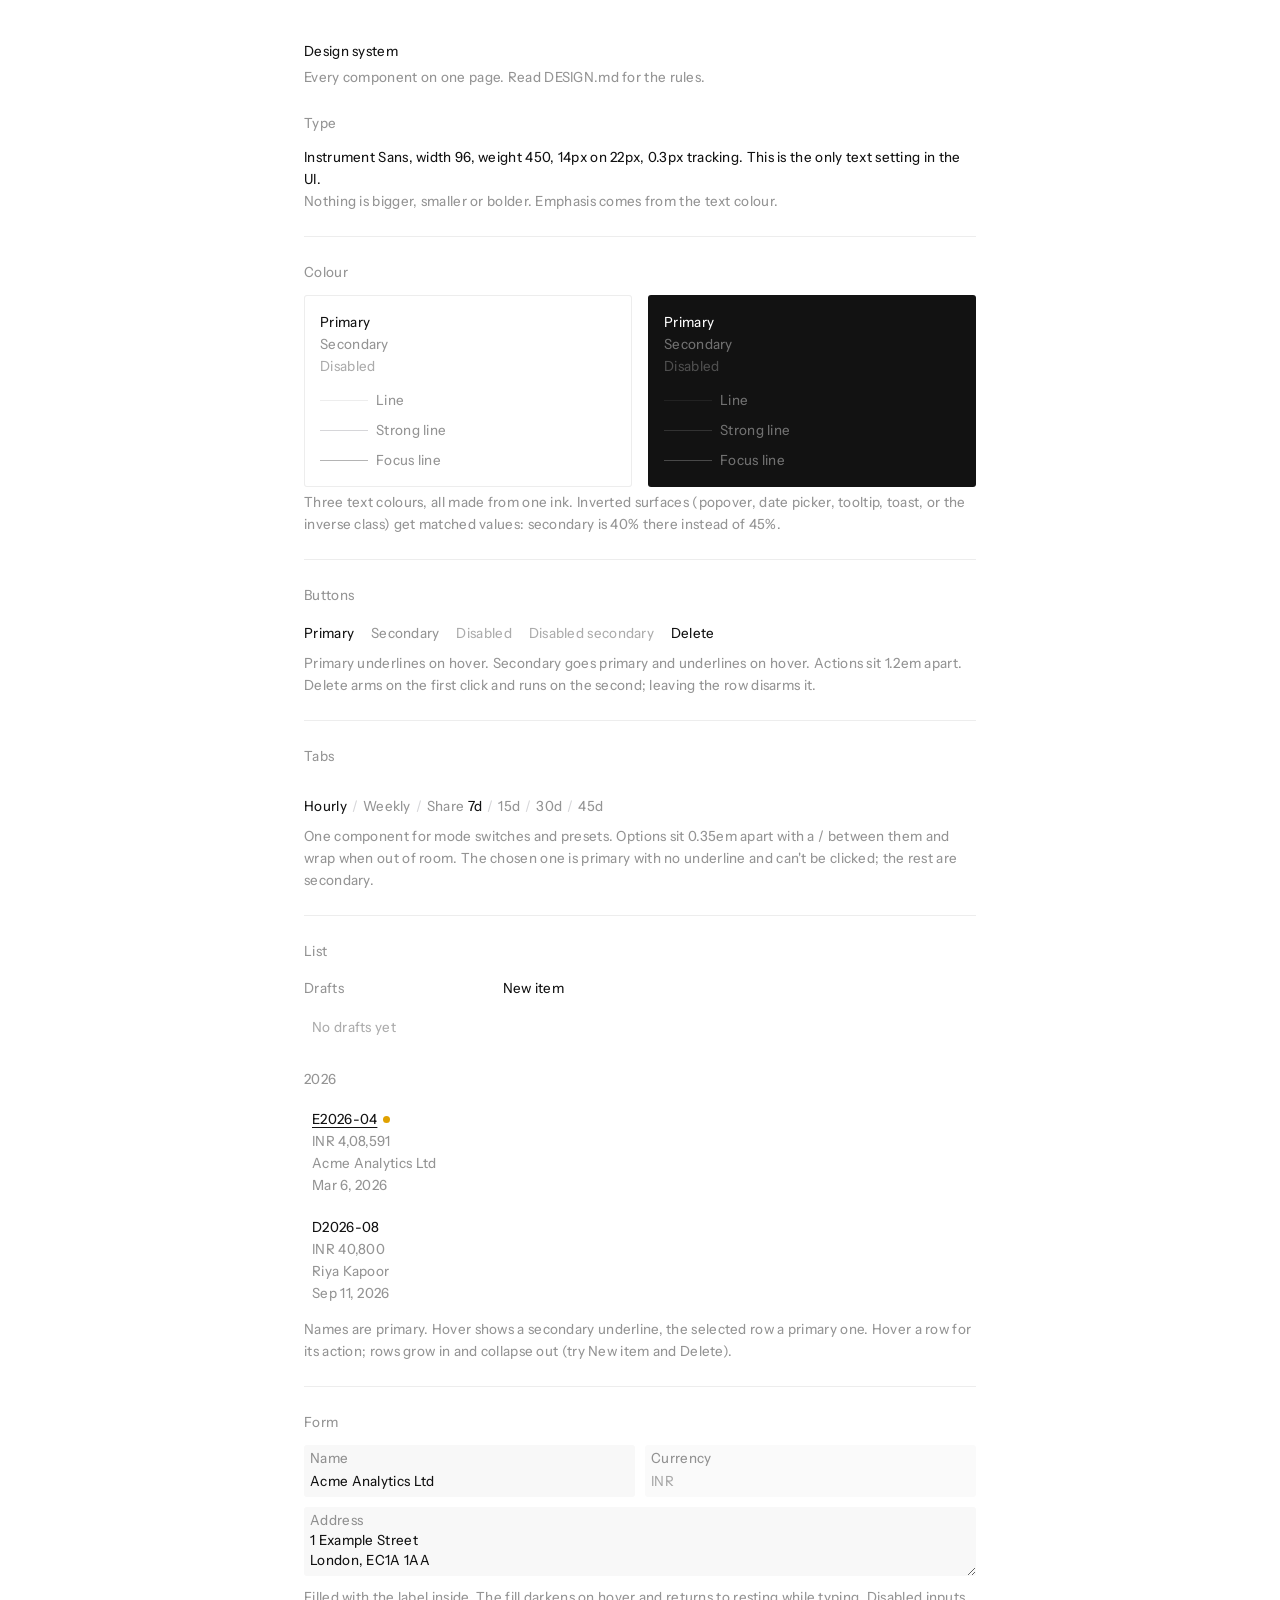
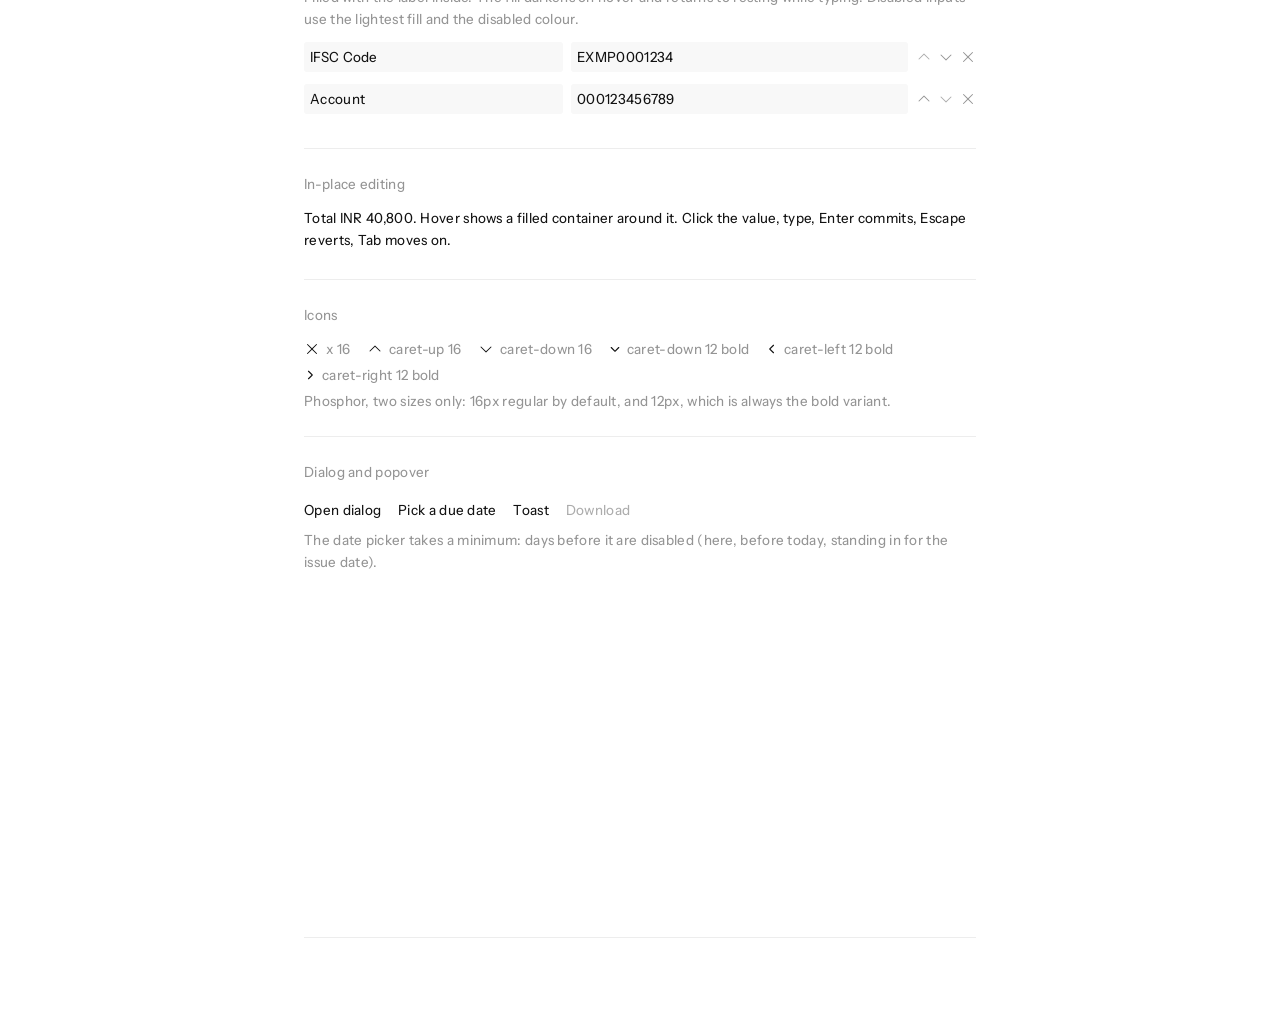
<file: design/demo.html>
<!doctype html>
<html lang="en">
<head>
<meta charset="utf-8">
<meta name="viewport" content="width=device-width, initial-scale=1">
<title>Design system</title>
<link rel="icon" href="favicon.svg" type="image/svg+xml">
<link rel="stylesheet" href="tokens.css">
<link rel="stylesheet" href="base.css">
<link rel="stylesheet" href="components.css">
<style>
  .wrap { max-width: 720px; margin: 0 auto; padding: 40px 24px 80px; }
  section { padding: 24px 0; border-bottom: 1px solid var(--line); }
  h1 { font-size: inherit; font-weight: inherit; margin: 0 0 4px; }
  h2 { font-size: inherit; font-weight: inherit; margin: 0 0 12px; color: var(--ink-secondary); }
  .demo-list { max-width: 260px; }
  .demo-pop-host { position: relative; height: 340px; }
  .stack > * + * { margin-top: 12px; }
  .demo-pair { display: grid; grid-template-columns: repeat(auto-fit, minmax(200px, 1fr)); gap: 16px; }
  .demo-surface { padding: 16px; border-radius: var(--radius); }
  .demo-surface:not(.inverse) { box-shadow: inset 0 0 0 1px var(--line); }
  .demo-surface p { margin: 0; }
  .demo-lines { display: flex; flex-direction: column; gap: 8px; margin-top: 12px; }
  .demo-lines span { display: flex; align-items: center; gap: 8px; }
  .demo-lines i { display: block; flex: none; width: 48px; height: 1px; }
  .demo-icons, .wrap .actions { display: flex; flex-wrap: wrap; align-items: center; gap: 4px var(--gap-actions); }
  .demo-icons span { display: inline-flex; align-items: center; gap: 6px; }
</style>
</head>
<body>
<div class="wrap">
  <h1>Design system</h1>
  <p class="dim">Every component on one page. Read DESIGN.md for the rules.</p>

  <section>
    <h2>Type</h2>
    <p>Instrument Sans, width 96, weight 450, 14px on 22px, 0.3px tracking. This is the only text setting in the UI.</p>
    <p class="dim">Nothing is bigger, smaller or bolder. Emphasis comes from the text colour.</p>
  </section>

  <section>
    <h2>Colour</h2>
    <div class="demo-pair">
      <div class="demo-surface">
        <p>Primary</p><p style="color: var(--ink-secondary)">Secondary</p><p style="color: var(--ink-disabled)">Disabled</p>
        <div class="demo-lines">
          <span><i style="background: var(--line)"></i><span style="color: var(--ink-secondary)">Line</span></span>
          <span><i style="background: var(--line-strong)"></i><span style="color: var(--ink-secondary)">Strong line</span></span>
          <span><i style="background: var(--line-focus)"></i><span style="color: var(--ink-secondary)">Focus line</span></span>
        </div>
      </div>
      <div class="demo-surface inverse">
        <p>Primary</p><p style="color: var(--ink-secondary)">Secondary</p><p style="color: var(--ink-disabled)">Disabled</p>
        <div class="demo-lines">
          <span><i style="background: var(--line)"></i><span style="color: var(--ink-secondary)">Line</span></span>
          <span><i style="background: var(--line-strong)"></i><span style="color: var(--ink-secondary)">Strong line</span></span>
          <span><i style="background: var(--line-focus)"></i><span style="color: var(--ink-secondary)">Focus line</span></span>
        </div>
      </div>
    </div>
    <p class="hint">Three text colours, all made from one ink. Inverted surfaces (popover, date picker, tooltip, toast, or the inverse class) get matched values: secondary is 40% there instead of 45%.</p>
  </section>

  <section>
    <h2>Buttons</h2>
    <div class="actions">
      <button class="btn">Primary</button>
      <button class="btn secondary">Secondary</button>
      <button class="btn" disabled>Disabled</button>
      <button class="btn secondary" disabled>Disabled secondary</button>
      <button class="btn" id="demoConfirm">Delete</button>
    </div>
    <p class="hint">Primary underlines on hover. Secondary goes primary and underlines on hover. Actions sit 1.2em apart. Delete arms on the first click and runs on the second; leaving the row disarms it.</p>
  </section>

  <section>
    <h2>Tabs</h2>
    <div class="stack">
      <div class="tabs" id="demoTabs"><button class="on">Hourly</button><button>Weekly</button><button>Share</button></div>
      <div class="tabs" id="demoPresets"><button class="on">7d</button><button>15d</button><button>30d</button><button>45d</button></div>
    </div>
    <p class="hint">One component for mode switches and presets. Options sit 0.35em apart with a / between them and wrap when out of room. The chosen one is primary with no underline and can't be clicked; the rest are secondary.</p>
  </section>

  <section>
    <h2>List</h2>
    <div class="demo-list" id="demoList">
      <div class="list-h bar first"><span class="t">Drafts</span><span class="spacer"></span><button class="btn sm" id="demoAdd">New item</button></div>
      <div class="list-empty" id="demoEmpty">No drafts yet</div>
      <div class="list-h">2026</div>
      <div class="row on"><div class="n">E2026-04 <span class="dot" title="Unsaved changes"></span></div><div class="sub">INR 4,08,591</div><div class="sub">Acme Analytics Ltd</div><div class="sub">Mar 6, 2026</div><button class="btn sm secondary row-action">Delete</button></div>
      <div class="row"><div class="n">D2026-08</div><div class="sub">INR 40,800</div><div class="sub">Riya Kapoor</div><div class="sub">Sep 11, 2026</div><button class="btn sm secondary row-action">Delete</button></div>
    </div>
    <p class="hint">Names are primary. Hover shows a secondary underline, the selected row a primary one. Hover a row for its action; rows grow in and collapse out (try New item and Delete).</p>
  </section>

  <section>
    <h2>Form</h2>
    <div class="g2">
      <label class="field"><span class="fl">Name</span><input class="in" value="Acme Analytics Ltd"></label>
      <label class="field"><span class="fl">Currency</span><input class="in" value="INR" disabled></label>
    </div>
    <label class="field"><span class="fl">Address</span><textarea class="in" rows="2">1 Example Street
London, EC1A 1AA</textarea></label>
    <p class="hint">Filled with the label inside. The fill darkens on hover and returns to resting while typing. Disabled inputs use the lightest fill and the disabled colour.</p>
    <div style="height:12px"></div>
    <div class="stack" id="demoKv"></div>
  </section>

  <section>
    <h2>In-place editing</h2>
    <p>Total <span class="ed" data-edit="total" contenteditable="plaintext-only" spellcheck="false">INR 40,800</span>. Hover shows a filled container around it. Click the value, type, Enter commits, Escape reverts, Tab moves on.</p>
    <p class="hint" id="demoEdOut"></p>
  </section>

  <section>
    <h2>Icons</h2>
    <div class="demo-icons" id="demoIcons"></div>
    <p class="hint">Phosphor, two sizes only: 16px regular by default, and 12px, which is always the bold variant.</p>
  </section>

  <section>
    <h2>Dialog and popover</h2>
    <div class="actions"><button class="btn" id="demoDialog">Open dialog</button><button class="btn" id="demoDate">Pick a due date</button><button class="btn" id="demoToast">Toast</button><span class="tip" data-tip="To download, fill in: Company email"><button class="btn" disabled>Download</button></span></div>
    <p class="hint">The date picker takes a minimum: days before it are disabled (here, before today, standing in for the issue date).</p>
    <div class="demo-pop-host" id="demoPopHost"></div>
  </section>
</div>
<script src="ui.js"></script>
<script>
  const $ = id => document.getElementById(id);
  const tabs = host => host.addEventListener('click', e => { const b = e.target.closest('button'); if (!b) return; host.querySelectorAll('button').forEach(x => x.classList.toggle('on', x === b)); });
  tabs($('demoTabs')); tabs($('demoPresets'));

  $('demoConfirm').onclick = e => ui.confirmClick(e.currentTarget, { resetOn: e.currentTarget.parentElement, onConfirm: () => toast('Deleted') });

  const list = $('demoList'), empty = $('demoEmpty');
  $('demoAdd').onclick = () => { const r = el('div', { class: 'row' }, el('div', { class: 'n' }, 'D2026-10'), el('div', { class: 'sub' }, 'INR 0'), el('div', { class: 'sub' }, 'New client'), el('button', { class: 'btn sm secondary row-action' }, 'Delete')); empty.after(r); empty.hidden = true; ui.rowIn(r); };
  list.addEventListener('click', e => { const b = e.target.closest('.row-action'); if (!b) return; e.stopPropagation(); ui.confirmClick(b, { resetOn: b.closest('.row'), onConfirm: () => ui.rowOut(b.closest('.row'), () => { b.closest('.row').remove(); if (!list.querySelector('.row')) empty.hidden = false; }) }); });
  list.addEventListener('click', e => { const r = e.target.closest('.row'); if (!r || e.target.closest('.btn')) return; list.querySelectorAll('.row').forEach(x => x.classList.toggle('on', x === r)); });

  // key/value rows: reorder carets and remove, first up and last down disabled
  const kv = [['IFSC Code', 'EXMP0001234'], ['Account', '000123456789']];
  const drawKv = () => $('demoKv').replaceChildren(...kv.map((r, i) => el('div', { class: 'kvrow' },
    el('input', { class: 'in', value: r[0] }), el('input', { class: 'in', value: r[1] }),
    el('span', { class: 'row-tools' },
      el('button', { class: 'btn sm secondary', title: 'Move up', disabled: i === 0, onclick: () => { kv.splice(i - 1, 0, kv.splice(i, 1)[0]); drawKv(); } }, icon('caret-up')),
      el('button', { class: 'btn sm secondary', title: 'Move down', disabled: i === kv.length - 1, onclick: () => { kv.splice(i + 1, 0, kv.splice(i, 1)[0]); drawKv(); } }, icon('caret-down')),
      el('button', { class: 'btn sm secondary', title: 'Remove', onclick: () => { kv.splice(i, 1); drawKv(); } }, icon('x'))))));
  drawKv();

  $('demoIcons').append(
    ...['x', 'caret-up', 'caret-down'].map(n => el('span', {}, icon(n), el('span', { class: 'dim' }, n + ' 16'))),
    ...['caret-down', 'caret-left', 'caret-right'].map(n => el('span', {}, icon(n, 'xs'), el('span', { class: 'dim' }, n + ' 12 bold'))));

  ui.inlineEdit(document.querySelector('.wrap'), { onCommit: (key, text) => { $('demoEdOut').textContent = `committed ${key} = "${text}"`; } });

  $('demoDialog').onclick = () => ui.dialog.open({ title: 'Choose client', footLeft: true,
    body: ['Acme Analytics Ltd', 'Riya Kapoor', 'Bluebird Labs'].map((n, i) => el('div', { class: 'pick' + (i === 0 ? ' on' : ''), onclick: () => { toast('Picked ' + n); ui.dialog.close(); } }, el('div', {}, el('div', { class: 'pn' }, n), el('div', { class: 'ps' }, 'India')), el('button', { class: 'btn sm secondary', onclick: e => { e.stopPropagation(); toast('Edit ' + n); } }, 'Edit'), el('button', { class: 'btn sm secondary', onclick: e => { e.stopPropagation(); ui.confirmClick(e.currentTarget, { resetOn: e.currentTarget.closest('.pick'), onConfirm: () => toast('Deleted ' + n) }); } }, 'Delete'))),
    foot: el('button', { class: 'btn', onclick: () => toast('Add new') }, 'Add new') });

  let due = ui.addDays(ui.today(), 15), dueDays = 15;
  $('demoDate').onclick = e => ui.datePicker({ anchor: e.currentTarget, container: $('demoPopHost'), value: due, min: ui.today(),
    before: [el('div', { class: 'fl' }, 'After the issue date'),
      el('div', { class: 'tabs' }, [7, 15, 30, 45].map(n => el('button', { class: dueDays === n ? 'on' : '', onclick: () => { dueDays = n; due = ui.addDays(ui.today(), n); toast(`Due in ${n} days`); ui.closePop(); } }, n + 'd'))),
      el('div', { class: 'pop-sep' }), el('div', { class: 'fl' }, 'Or pick a date')],
    onPick: iso => { due = iso; dueDays = null; toast('Due ' + ui.fmtDate(iso)); } });

  $('demoToast').onclick = () => toast('Saved E2026-05');
</script>
</body>
</html>
</file>
<file: design/tokens.css>
/* Design tokens. Import first. One type setting for the whole UI; documents (like the printed invoice) override it locally. */
@font-face {
  font-family: 'Instrument Sans';
  src: url('fonts/InstrumentSans-Variable.ttf') format('truetype');
  font-weight: 400 700;
  font-style: normal;
}

:root {
  /* colour: one ink; text colours (primary, secondary, disabled) are derived from it at the bottom of this file */
  --ink: #121212;
  --ink-inverse: #fff;  /* text on inverted surfaces (toast, popover, date picker) */
  --bg-inverse: #121212;
  --muted: #737373;      /* only for document text (labels on the printed page); UI uses opacity */
  --line: #ededed;
  --line-strong: #d6d6d9;
  --line-focus: #b4b4b4;
  --soft: #fafafa;
  --fill: #f8f8f8;        /* input background */
  --fill-hover: #f4f4f4;
  --bg: #fff;
  --accent: #1855e4;     /* document accent only; the UI has no accent colour */
  --accent-soft: #eef3ff;
  --danger: #b3261e;
  --warn: #e0a100;       /* draft dots, and the mark on the small-screen notice */

  /* inverted surfaces (toast, popover, date picker, tooltip): the same contrast ratios as the
     values above have against white, measured against --bg-inverse. Opacities differ because
     white text dims faster on black than black text does on white. */
  --line-inverse: #222222;
  --line-strong-inverse: #323232;
  --line-focus-inverse: #494949;
  --soft-inverse: #171717;
  --fill-inverse: #191919;
  --fill-hover-inverse: #1c1c1c;
  --muted-inverse: #808080;
  --dim-inverse: .4;             /* a touch above the exact match (.333), which read too faint */
  --dim-disabled-inverse: .255;

  /* type */
  --font: 'Instrument Sans', system-ui, sans-serif;
  --wdth: 96;
  --weight: 450;
  --weight-strong: 600;
  --size: 14px;
  --leading: 22px;
  --tracking: 0.3px;

  /* shape and rhythm */
  --radius: 3px;
  --underline: 3px;     /* text-underline-offset for every underline */
  --banner-h: 57px;      /* the sample-data banner: 22px line + 17px above and below + its hairline */
  --pad: 20px;           /* dialog padding */
  --pad-pop: 16px;       /* popover and date picker padding */
  --pad-chip: 4px 10px;  /* toast and tooltip padding */
  --gap-tabs: 0.35em;     /* between options that are alternatives */
  --gap-actions: 1.2em;  /* between actions in a row */
  --dim: .45;            /* strength of --ink-secondary */
  --dim-disabled: .35;   /* strength of --ink-disabled */

  /* motion */
  --t-hover: .12s;
  --t-fade: .15s;
  --t-row-in: .32s;
  --t-row-out: .28s;
  --ease-out: cubic-bezier(.2,.7,.2,1);
  --ease-in: cubic-bezier(.4,0,.2,1);
}

/* Text colours. Three, all derived from --ink so an inverted surface gets matched ones for free:
   primary for what you act on, secondary for everything supporting, disabled for what you can't use.
   Declared on the inverted surfaces too, so they recompute from those surfaces' --ink and --dim. */
:root, .pop, .toast, .inverse {
  --ink-primary: var(--ink);
  --ink-secondary: color-mix(in srgb, var(--ink) calc(var(--dim) * 100%), transparent);
  --ink-disabled: color-mix(in srgb, var(--ink) calc(var(--dim-disabled) * 100%), transparent);
}
</file>
<file: design/base.css>
/* Base: resets and the single text setting. Import after tokens.css. */
/* scrollbars are hidden everywhere; areas still scroll with the wheel, trackpad and keyboard */
* { box-sizing: border-box; scrollbar-width: none; }
*::-webkit-scrollbar { display: none; width: 0; height: 0; }
[hidden] { display: none !important; }
html, body { margin: 0; height: 100%; }
body {
  font-family: var(--font); font-variation-settings: 'wdth' var(--wdth);
  font-weight: var(--weight); font-size: var(--size); line-height: var(--leading); letter-spacing: var(--tracking);
  color: var(--ink-primary); background: var(--bg); -webkit-font-smoothing: antialiased;
}
/* native controls inherit the text setting instead of the browser's */
button, input, select, textarea { font: inherit; letter-spacing: inherit; color: inherit; }
p { margin: 0; }

/* the few icons the language uses */
svg.i { width: 16px; height: 16px; flex: none; display: inline-block; vertical-align: -3px; }
svg.i.xs { width: 12px; height: 12px; }

.spacer { flex: 1; }
.dim { color: var(--ink-secondary); }
</file>
<file: design/components.css>
/* Components. Everything is text; state is the primary / secondary / disabled text colour and underline. Import after base.css. */

/* ---- text button ---- */
.btn { font: inherit; letter-spacing: inherit; color: var(--ink-primary); border: 0; background: none; padding: 4px 0; height: auto; cursor: pointer; white-space: nowrap; display: inline-flex; align-items: center; gap: 6px; }
.btn { transition: opacity var(--t-hover), color var(--t-hover); }
a.btn { text-decoration: none; }   /* links styled as buttons underline on hover only */
.btn:hover { text-decoration: underline; text-underline-offset: var(--underline); }
.btn:disabled { color: var(--ink-disabled); cursor: default; text-decoration: none; }
.btn.sm { padding: 0; }
.btn.secondary { color: var(--ink-secondary); }             /* secondary until hovered; brightens and underlines like a primary button */
.btn.secondary:hover, .btn.secondary.armed { color: var(--ink-primary); }
.btn.secondary:disabled { color: var(--ink-disabled); }
/* secondary buttons that belong to a row or pick are hidden until the row is hovered */
.row .btn.secondary, .pick .btn.secondary { opacity: 0; }
.row:hover .btn.secondary, .pick:hover .btn.secondary { opacity: 1; }
.row .btn.secondary:hover, .row .btn.secondary.armed, .pick .btn.secondary:hover, .pick .btn.secondary.armed { opacity: 1; color: var(--ink-primary); }
.btn.armed { text-decoration: none; }           /* two-click confirm state, see ui.confirmClick */
.actions { display: inline-flex; align-items: center; gap: var(--gap-actions); }

/* ---- tabs: alternatives in a row ---- */
/* one component for choosing between alternatives (formerly tabs and chips). Wraps when there is no room. */
.tabs { display: inline-flex; flex-wrap: wrap; align-items: center; gap: var(--gap-tabs); }
/* a small dot between the options marks the group as one control */
.tabs > * + *::before { content: '/'; display: inline-block; color: var(--line-strong); margin-right: var(--gap-tabs); pointer-events: none; }
/* tabs dim through colour, not opacity, so the dot before each one keeps its own shade */
.tabs > button { font: inherit; letter-spacing: inherit; padding: 4px 0; border: 0; background: none; color: var(--ink-secondary); transition: color var(--t-hover); cursor: pointer; }
.tabs > button:hover, .tabs > button.on { color: var(--ink-primary); }
.tabs > button.on { pointer-events: none; cursor: default; }   /* the selected tab is not clickable */

/* ---- list: selectable rows with hover actions ---- */
.list-h { padding: 24px 0 8px; color: var(--ink-secondary); display: flex; align-items: center; gap: 8px; }
.list-h.first { padding-top: 0; }
.list-h.bar { opacity: 1; height: 36px; padding: 0 0 8px; }   /* header carrying a button: only the title is dimmed */
.list-h.bar .t { color: var(--ink-secondary); }
.list-empty { padding: 6px 0 6px 8px; color: var(--ink-disabled); }   /* empty states use the disabled colour */
.list-top { display: flex; align-items: center; height: 36px; }   /* the list's main action, top left */
.row { position: relative; padding: 10px 0 10px 8px; cursor: pointer; display: block; }   /* rows sit 8px in from their group header */
.row .n { display: flex; align-items: center; gap: 6px; color: var(--ink-primary); text-decoration: underline; text-decoration-color: transparent; text-underline-offset: var(--underline); transition: text-decoration-color var(--t-hover); }
.row:hover .n { text-decoration-color: var(--ink-secondary); }
.row.on .n { text-decoration-color: var(--ink-primary); }
.row .sub { color: var(--ink-secondary); white-space: nowrap; overflow: hidden; text-overflow: ellipsis; }
.row .dot { width: 7px; height: 7px; border-radius: 50%; background: var(--warn); flex: none; }
.btn.row-action { position: absolute; right: 0; top: 10px; }
.row.enter, .row.leave { overflow: hidden; }

/* ---- forms ---- */
.field { display: block; position: relative; margin-bottom: 10px; }
.field .fl, .fl { display: block; color: var(--ink-secondary); margin-bottom: 4px; }
.field .fl { margin-bottom: 2px; }
/* a label directly followed by a box sits inside it, top-left; the box grows to fit label + value (52px for one line) */
.field:has(> .fl + :is(.in, .sel)) > .fl { position: absolute; top: 2px; left: 6px; right: 6px; z-index: 1; margin: 0; white-space: nowrap; overflow: hidden; text-overflow: ellipsis; pointer-events: none; }
.field > .fl + .in, .field > .fl + .sel .in { height: 52px; padding: 24px 6px 4px; }
.field > .fl + textarea.in { height: auto; padding: 24px 6px 6px; min-height: calc(1lh + 30px); }   /* never shorter than label + one line of value */
.in { width: 100%; height: 30px; padding: 0 6px; border: 0; border-radius: var(--radius); background: var(--fill); color: var(--ink-primary); transition: background-color var(--t-hover); }   /* filled, no border */
.in:hover { background: var(--fill-hover); }
.in:focus { outline: 0; background: var(--fill); }   /* typing returns to the resting fill, even under the pointer */
.in:disabled { color: var(--ink-disabled); background: var(--soft); cursor: default; }
.in[readonly] { background: var(--soft); }
textarea.in { display: block; height: auto; padding: 6px;   /* block: an inline textarea leaves a descender gap below it */ resize: vertical; min-height: calc(1lh + 12px); line-height: 1.4; }   /* never shorter than one line of value */
.g2 { display: grid; grid-template-columns: 1fr 1fr; gap: 10px; }
.hint { color: var(--ink-secondary); margin: 4px 0 0; }
/* image picker: label, a preview box, Upload / Replace / Remove */
.imgpick-box { height: 58px; display: flex; align-items: center; padding: 0 10px; border-radius: var(--radius); background: var(--fill); }
.imgpick-box img { max-height: 40px; max-width: 100%; display: block; object-fit: contain; }
.imgpick-empty { color: var(--ink-disabled); }
.imgpick .actions { margin-top: 2px; }
/* editable key/value rows with reorder and remove */
.kvrow { display: grid; grid-template-columns: 1fr 1.3fr auto; gap: 8px; margin-bottom: 10px; align-items: center; }
.row-tools { display: flex; gap: 6px; }
.row-tools svg { width: 16px; height: 16px; display: block; }

/* ---- in-place editable text ---- */
/* the same filled container as inputs, 2px each side and nothing above or below; the negative margin keeps the text where it was */
.ed { cursor: text; outline: none; padding: 0 2px; margin: 0 -2px; border-radius: var(--radius); background: transparent; transition: background-color var(--t-hover); -webkit-box-decoration-break: clone; box-decoration-break: clone; }
.ed:hover, .ed:focus { background: var(--fill-hover); }   /* the container shows under the pointer and while editing */
.ed:focus { caret-color: var(--ink); }
.ed:empty::before { content: '\00a0'; }

/* ---- panels: dialog and popover ---- */
dialog { border: 0; border-radius: var(--radius); padding: 0; width: 460px; max-width: 92vw; box-shadow: none; font: inherit; letter-spacing: inherit; color: var(--ink); }
dialog::backdrop { background: rgba(140,140,140,.5); backdrop-filter: blur(1px); }
.dlg-h { display: flex; align-items: center; gap: 8px; padding: var(--pad) var(--pad) 0; }
.dlg-b { padding: var(--pad); max-height: 68vh; overflow: auto; }
.dlg-f { display: flex; gap: var(--gap-actions); justify-content: flex-end; padding: 0 var(--pad) var(--pad); }
.dlg-f.left { justify-content: flex-start; }
/* inverted surfaces redefine --ink so everything inside flips with no extra rules */
.pop, .toast, .inverse {
  --ink: var(--ink-inverse); --bg: var(--bg-inverse); --soft: var(--soft-inverse); --fill: var(--fill-inverse); --fill-hover: var(--fill-hover-inverse); --muted: var(--muted-inverse);
  --line: var(--line-inverse); --line-strong: var(--line-strong-inverse); --line-focus: var(--line-focus-inverse);
  --dim: var(--dim-inverse); --dim-disabled: var(--dim-disabled-inverse);
  background: var(--bg); color: var(--ink); border: 0;
}
.pop { position: absolute; width: 300px; border-radius: var(--radius); padding: var(--pad-pop); z-index: 5; }

/* picker rows inside a dialog */
.pick { display: flex; align-items: baseline; gap: 12px; padding: 6px 0; cursor: pointer; }
.pick > div { flex: 1; min-width: 0; }
.pick .pn { color: var(--ink-primary); text-decoration: underline; text-decoration-color: transparent; text-underline-offset: var(--underline); transition: text-decoration-color var(--t-hover); }
.pick:hover .pn { text-decoration-color: var(--ink-secondary); }
.pick.on .pn { text-decoration-color: var(--ink-primary); }
.pick .ps { color: var(--ink-secondary); }
.pick .btn { flex: none; }

/* ---- calendar (used by ui.datePicker) ---- */
.fl + .cal { margin-top: 12px; }   /* a label above the calendar ("Or pick a date") gets room before the month bar */
.cal-h { display: flex; align-items: center; justify-content: space-between; margin-bottom: 16px; }
.cal-nav { font: inherit; border: 0; background: none; color: var(--ink-secondary); transition: color var(--t-hover); cursor: pointer; padding: 0 6px; height: 22px; display: inline-flex; align-items: center; }
.cal-nav:hover { color: var(--ink-primary); }
.cal-g { display: grid; grid-template-columns: repeat(7, 30px); gap: 2px 0; text-align: center; }
.cal-d { color: var(--ink-disabled); }
.cal-day { font: inherit; letter-spacing: inherit; border: 0; background: none; color: var(--ink-secondary); cursor: pointer; padding: 2px 0; line-height: 22px; transition: color var(--t-hover); }
.cal-day:hover { color: var(--ink-primary); text-decoration: underline; text-decoration-color: var(--ink-secondary); text-underline-offset: var(--underline); }
.cal-day.on { color: var(--ink-primary); text-decoration: underline; text-decoration-color: var(--ink-primary); text-underline-offset: var(--underline); }
.cal-day.today { color: var(--ink-primary); }
.cal-day:disabled { color: var(--ink-disabled); text-decoration: none; cursor: default; }
.pop-sep { height: 1px; background: var(--line); margin: 12px 0; }   /* between presets and the calendar in a date picker */

/* ---- tooltip ----
   Wrap the control: <span class="tip" data-tip="...">. Shows at once on hover, below and right-aligned.
   An empty data-tip shows nothing. A disabled control inside passes the pointer to the wrapper. */
.tip { position: relative; display: inline-flex; }
.tip > :disabled { pointer-events: none; }
.tip[data-tip]:not([data-tip=""]):hover::after { content: attr(data-tip); position: absolute; top: calc(100% + 6px); right: 0; width: max-content; max-width: 280px; white-space: normal; text-align: left; background: var(--bg-inverse); color: var(--ink-inverse); border: 0; border-radius: var(--radius); padding: var(--pad-chip); z-index: 10; pointer-events: none; }

/* ---- mark: the product's 8px square ---- */
.mark { width: 8px; height: 8px; background: var(--ink-primary); border-radius: 1px; margin: 1px; }

/* ---- banner: flush across the top of the window, one line with a hairline under it (see shared/dataset.js) ---- */
.banner { position: fixed; left: 0; right: 0; top: 0; height: var(--banner-h); display: flex; align-items: center; gap: var(--gap-actions); padding: 17px 16px; border-bottom: 1px solid var(--line); background: var(--bg); z-index: 9; }
body.has-banner .app { padding-top: var(--banner-h); }   /* the page starts under the banner */
.banner > span:first-child { color: var(--ink-secondary); }

/* ---- toast ---- */
.toast { position: fixed; bottom: 24px; left: 50%; transform: translateX(-50%) translateY(6px); padding: var(--pad-chip); border-radius: var(--radius); opacity: 0; transition: opacity .18s, transform .18s; pointer-events: none; z-index: 10; }
.toast.on { opacity: 1; transform: translateX(-50%) translateY(0); }

/* ---- content swap ---- */
.fade { transition: opacity var(--t-fade) ease; }
.fade.fading { opacity: 0; }
.swap { transition: opacity var(--t-fade) ease, transform .18s var(--ease-out); }
.swap.out { opacity: 0; transition: opacity var(--t-fade) ease-in; }
.swap.below { opacity: 0; transform: translateY(32px); }

.empty { color: var(--ink-disabled); padding: 40px; text-align: center; }

/* ---- data folder line (store.js) ---- */
.store-bar { padding: 0 0 12px; }

/* ---- small screens: the tools ask for a desktop ----
   Each tool is a full-size document beside a list, with controls that appear on hover. Neither survives a phone,
   so instead of a second layout a narrow or touch screen gets one line asking for a desktop. Tools opt in with
   class="desktop-only" on the body and a .small-screen block as its first child. */
.small-screen { display: none; }
@media (pointer: coarse) and (max-width: 1024px), (max-width: 720px) {
  body.desktop-only > :not(.small-screen) { display: none !important; }
  body.desktop-only .small-screen { position: fixed; inset: 0; display: flex; flex-direction: column; justify-content: center; gap: 24px; padding: 24px; background: var(--bg); }
  .small-screen .mark { background: var(--warn); }   /* the same amber as a draft dot: this is a warning, not the product */
  .small-screen p { margin: 0; max-width: 260px; color: var(--ink-secondary); }
}
</file>
